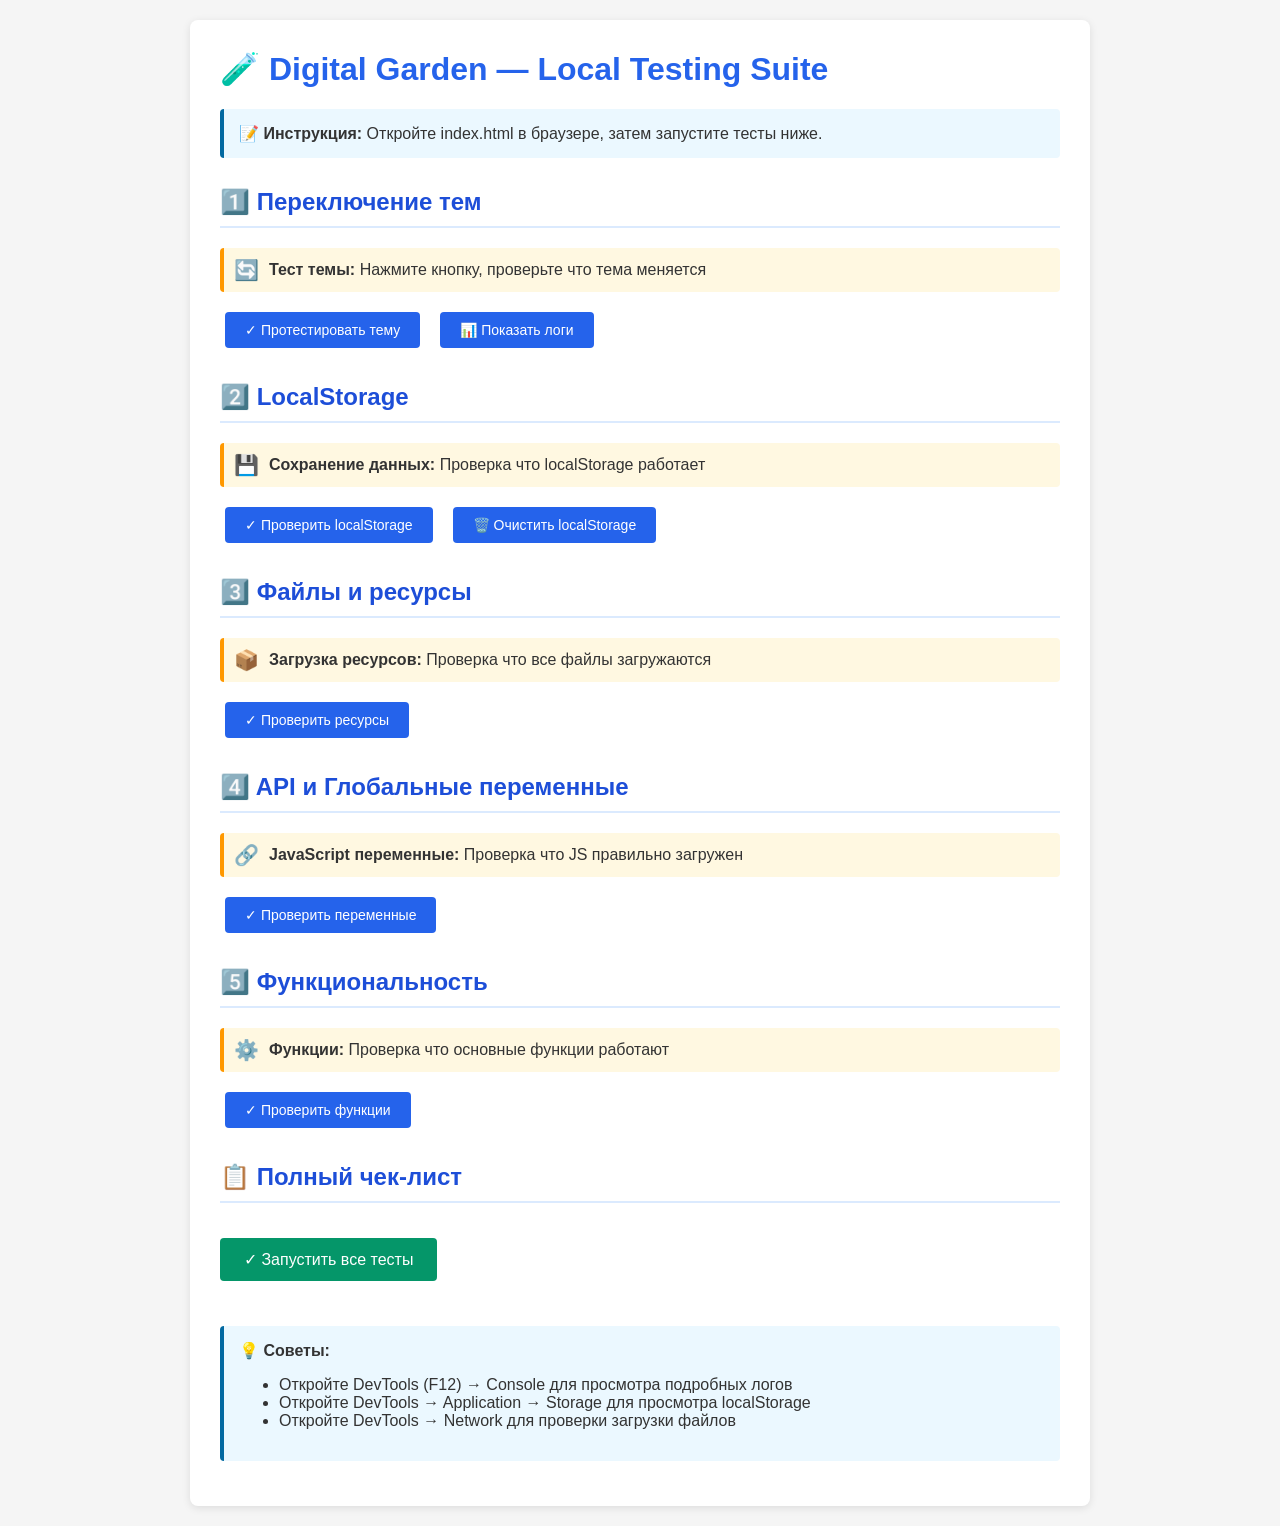
<file: TEST_LOCALLY.html>
<!DOCTYPE html>
<html lang="ru">
<head>
  <meta charset="UTF-8">
  <meta name="viewport" content="width=device-width, initial-scale=1.0">
  <title>🧪 Digital Garden — Local Testing</title>
  <style>
    body {
      font-family: 'Segoe UI', Tahoma, Geneva, Verdana, sans-serif;
      background: #f5f5f5;
      color: #333;
      padding: 20px;
      max-width: 900px;
      margin: 0 auto;
    }
    
    .container {
      background: white;
      border-radius: 8px;
      padding: 30px;
      box-shadow: 0 2px 8px rgba(0,0,0,0.1);
    }
    
    h1 {
      color: #2563EB;
      margin-top: 0;
    }
    
    h2 {
      color: #1D4ED8;
      border-bottom: 2px solid #DBEAFE;
      padding-bottom: 10px;
      margin-top: 30px;
    }
    
    .test-item {
      display: flex;
      align-items: center;
      padding: 10px;
      margin: 8px 0;
      border-radius: 4px;
      background: #f9f9f9;
      border-left: 4px solid #ccc;
    }
    
    .test-item.pass {
      background: #E8F5E9;
      border-left-color: #4CAF50;
    }
    
    .test-item.fail {
      background: #FFEBEE;
      border-left-color: #F44336;
    }
    
    .test-item.pending {
      background: #FFF8E1;
      border-left-color: #FF9800;
    }
    
    .status-icon {
      font-size: 20px;
      margin-right: 10px;
      min-width: 20px;
    }
    
    .test-label {
      flex: 1;
    }
    
    .test-input {
      padding: 8px;
      border: 1px solid #ddd;
      border-radius: 4px;
      font-size: 14px;
    }
    
    button {
      background: #2563EB;
      color: white;
      border: none;
      padding: 10px 20px;
      border-radius: 4px;
      cursor: pointer;
      margin: 5px;
      font-size: 14px;
    }
    
    button:hover {
      background: #1D4ED8;
    }
    
    .button-group {
      display: flex;
      gap: 10px;
      flex-wrap: wrap;
      margin: 15px 0;
    }
    
    .results {
      background: #f0f9ff;
      border: 1px solid #0369A1;
      border-radius: 4px;
      padding: 15px;
      margin-top: 15px;
      font-family: 'Courier New', monospace;
      font-size: 13px;
      max-height: 200px;
      overflow-y: auto;
    }
    
    .info-box {
      background: #EBF8FF;
      border-left: 4px solid #0369A1;
      padding: 15px;
      margin: 15px 0;
      border-radius: 4px;
    }
    
    .success { color: #2e7d32; font-weight: bold; }
    .error { color: #c62828; font-weight: bold; }
    .warning { color: #f57c00; font-weight: bold; }
  </style>
</head>
<body>
  <div class="container">
    <h1>🧪 Digital Garden — Local Testing Suite</h1>
    
    <div class="info-box">
      <strong>📝 Инструкция:</strong> Откройте index.html в браузере, затем запустите тесты ниже.
    </div>

    <h2>1️⃣ Переключение тем</h2>
    <div class="test-item pending">
      <span class="status-icon">🔄</span>
      <span class="test-label">
        <strong>Тест темы:</strong> 
        Нажмите кнопку, проверьте что тема меняется
      </span>
    </div>
    <div class="button-group">
      <button onclick="testTheme()">✓ Протестировать тему</button>
      <button onclick="console.log('Откройте DevTools (F12) → Console для логов'); alert('Откройте DevTools (F12) для просмотра логов!')">📊 Показать логи</button>
    </div>
    <div id="themeResults" class="results" style="display:none;"></div>

    <h2>2️⃣ LocalStorage</h2>
    <div class="test-item pending">
      <span class="status-icon">💾</span>
      <span class="test-label">
        <strong>Сохранение данных:</strong> 
        Проверка что localStorage работает
      </span>
    </div>
    <div class="button-group">
      <button onclick="testLocalStorage()">✓ Проверить localStorage</button>
      <button onclick="clearLocalStorage()">🗑️ Очистить localStorage</button>
    </div>
    <div id="storageResults" class="results" style="display:none;"></div>

    <h2>3️⃣ Файлы и ресурсы</h2>
    <div class="test-item pending">
      <span class="status-icon">📦</span>
      <span class="test-label">
        <strong>Загрузка ресурсов:</strong> 
        Проверка что все файлы загружаются
      </span>
    </div>
    <div class="button-group">
      <button onclick="testResources()">✓ Проверить ресурсы</button>
    </div>
    <div id="resourcesResults" class="results" style="display:none;"></div>

    <h2>4️⃣ API и Глобальные переменные</h2>
    <div class="test-item pending">
      <span class="status-icon">🔗</span>
      <span class="test-label">
        <strong>JavaScript переменные:</strong> 
        Проверка что JS правильно загружен
      </span>
    </div>
    <div class="button-group">
      <button onclick="testJSVariables()">✓ Проверить переменные</button>
    </div>
    <div id="jsResults" class="results" style="display:none;"></div>

    <h2>5️⃣ Функциональность</h2>
    <div class="test-item pending">
      <span class="status-icon">⚙️</span>
      <span class="test-label">
        <strong>Функции:</strong> 
        Проверка что основные функции работают
      </span>
    </div>
    <div class="button-group">
      <button onclick="testFunctionality()">✓ Проверить функции</button>
    </div>
    <div id="functionalityResults" class="results" style="display:none;"></div>

    <h2>📋 Полный чек-лист</h2>
    <button onclick="runAllTests()" style="background:#059669; margin: 15px 0; padding: 12px 24px; font-size: 16px;">
      ✓ Запустить все тесты
    </button>
    <div id="allResults" class="results" style="display:none;"></div>

    <div class="info-box" style="margin-top: 30px;">
      <strong>💡 Советы:</strong>
      <ul>
        <li>Откройте DevTools (F12) → Console для просмотра подробных логов</li>
        <li>Откройте DevTools → Application → Storage для просмотра localStorage</li>
        <li>Откройте DevTools → Network для проверки загрузки файлов</li>
      </ul>
    </div>
  </div>

  <script>
    function log(message) {
      console.log('[TEST]', message);
      return message;
    }

    function testTheme() {
      const results = document.getElementById('themeResults');
      results.style.display = 'block';
      const html = document.documentElement;
      const isDark = html.classList.contains('dark');
      const saved = localStorage.getItem('theme');
      
      let output = `[${new Date().toLocaleTimeString()}]\n\n`;
      output += `Текущая тема: ${isDark ? '🌙 DARK' : '☀️ LIGHT'}\n`;
      output += `Сохранённо в localStorage: ${saved || 'не установлено'}\n`;
      output += `Класс на <html>: ${html.className || '(пусто)'}\n`;
      output += `\n✓ Тема системы: ${window.matchMedia('(prefers-color-scheme: dark)').matches ? 'Dark' : 'Light'}`;
      
      results.textContent = output;
      alert('✓ Информация о теме показана в консоли тестов ниже');
    }

    function testLocalStorage() {
      const results = document.getElementById('storageResults');
      results.style.display = 'block';
      let output = `[${new Date().toLocaleTimeString()}]\n\n`;
      
      try {
        localStorage.setItem('test', 'works');
        const test = localStorage.getItem('test');
        localStorage.removeItem('test');
        
        output += `✓ localStorage работает\n\n`;
        output += `Сохранённые данные:\n`;
        output += `• theme: ${localStorage.getItem('theme') || '(не установлено)'}\n`;
        output += `• language: ${localStorage.getItem('language') || '(не установлено)'}\n`;
      } catch (e) {
        output += `✗ ОШИБКА: ${e.message}\n`;
      }
      
      results.textContent = output;
    }

    function testResources() {
      const results = document.getElementById('resourcesResults');
      results.style.display = 'block';
      let output = `[${new Date().toLocaleTimeString()}]\n\n`;
      
      const resources = [
        { name: 'CSS: theme.css', check: () => document.querySelector('link[href="css/theme.css"]') },
        { name: 'CSS: styles.css', check: () => document.querySelector('link[href="css/styles.css"]') },
        { name: 'JS: i18n.js', check: () => typeof window.translations !== 'undefined' },
        { name: 'JS: main.js', check: () => typeof initTheme === 'function' },
        { name: 'Images: fonart.jpg', check: () => true }
      ];
      
      resources.forEach(r => {
        const ok = r.check();
        output += `${ok ? '✓' : '✗'} ${r.name}\n`;
      });
      
      results.textContent = output;
    }

    function testJSVariables() {
      const results = document.getElementById('jsResults');
      results.style.display = 'block';
      let output = `[${new Date().toLocaleTimeString()}]\n\n`;
      
      output += `Глобальные переменные:\n`;
      output += `• window.allArticles: ${typeof window.allArticles}\n`;
      output += `• window.filteredArticles: ${typeof window.filteredArticles}\n`;
      output += `• window.translations: ${typeof window.translations}\n`;
      output += `\nФункции:\n`;
      output += `• initTheme: ${typeof initTheme === 'function' ? '✓' : '✗'}\n`;
      output += `• initSearch: ${typeof initSearch === 'function' ? '✓' : '✗'}\n`;
      output += `• initFilters: ${typeof initFilters === 'function' ? '✓' : '✗'}\n`;
      output += `• applyFilters: ${typeof applyFilters === 'function' ? '✓' : '✗'}\n`;
      output += `• renderArticles: ${typeof renderArticles === 'function' ? '✓' : '✗'}\n`;
      
      results.textContent = output;
    }

    function testFunctionality() {
      const results = document.getElementById('functionalityResults');
      results.style.display = 'block';
      let output = `[${new Date().toLocaleTimeString()}]\n\n`;
      
      // Test theme toggle
      const html = document.documentElement;
      const themeBtn = document.getElementById('themeToggle');
      const isDarkBefore = html.classList.contains('dark');
      themeBtn?.click?.();
      const isDarkAfter = html.classList.contains('dark');
      output += `🎨 Переключение темы: ${isDarkBefore !== isDarkAfter ? '✓' : '✗'}\n`;
      
      // Test search
      const searchInput = document.getElementById('searchInput');
      output += `🔍 Поиск: ${searchInput ? '✓' : '✗'}\n`;
      
      // Test filters
      const filterContainer = document.getElementById('filterContainer');
      output += `🏷️ Фильтры: ${filterContainer?.children?.length > 0 ? '✓' : '✗'}\n`;
      
      // Test articles grid
      const grid = document.getElementById('articlesGrid');
      output += `📄 Сетка статей: ${grid?.children?.length > 0 ? '✓' : '✗'}\n`;
      
      // Test language toggle
      const langBtn = document.getElementById('languageToggle');
      output += `🌐 Переключение языка: ${langBtn ? '✓' : '✗'}\n`;
      
      results.textContent = output;
    }

    function clearLocalStorage() {
      localStorage.clear();
      alert('✓ localStorage очищен. Обновите страницу.');
    }

    function runAllTests() {
      const results = document.getElementById('allResults');
      results.style.display = 'block';
      let output = `[ПОЛНЫЙ ТЕСТ] ${new Date().toLocaleTimeString()}\n\n`;
      
      // Theme
      const html = document.documentElement;
      output += `✓ Тема: ${html.classList.contains('dark') ? 'dark' : 'light'}\n`;
      
      // LocalStorage
      try {
        localStorage.setItem('test', '1');
        localStorage.removeItem('test');
        output += `✓ LocalStorage работает\n`;
      } catch (e) {
        output += `✗ LocalStorage: ${e.message}\n`;
      }
      
      // Elements
      const checks = [
        { name: 'Theme toggle', el: 'themeToggle' },
        { name: 'Language toggle', el: 'languageToggle' },
        { name: 'Search input', el: 'searchInput' },
        { name: 'Articles grid', el: 'articlesGrid' },
        { name: 'Filter container', el: 'filterContainer' }
      ];
      
      output += `\n📦 Элементы страницы:\n`;
      checks.forEach(c => {
        const exists = !!document.getElementById(c.el);
        output += `${exists ? '✓' : '✗'} ${c.name}\n`;
      });
      
      // Functions
      output += `\n⚙️ Функции JS:\n`;
      const funcs = ['initTheme', 'initSearch', 'initFilters', 'applyFilters', 'renderArticles'];
      funcs.forEach(f => {
        output += `${typeof window[f] === 'function' ? '✓' : '✗'} ${f}\n`;
      });
      
      output += `\n\n✅ Тест завершён. Если все ✓, сайт готов к развёртыванию!`;
      
      results.textContent = output;
    }
  </script>
</body>
</html>
</file>
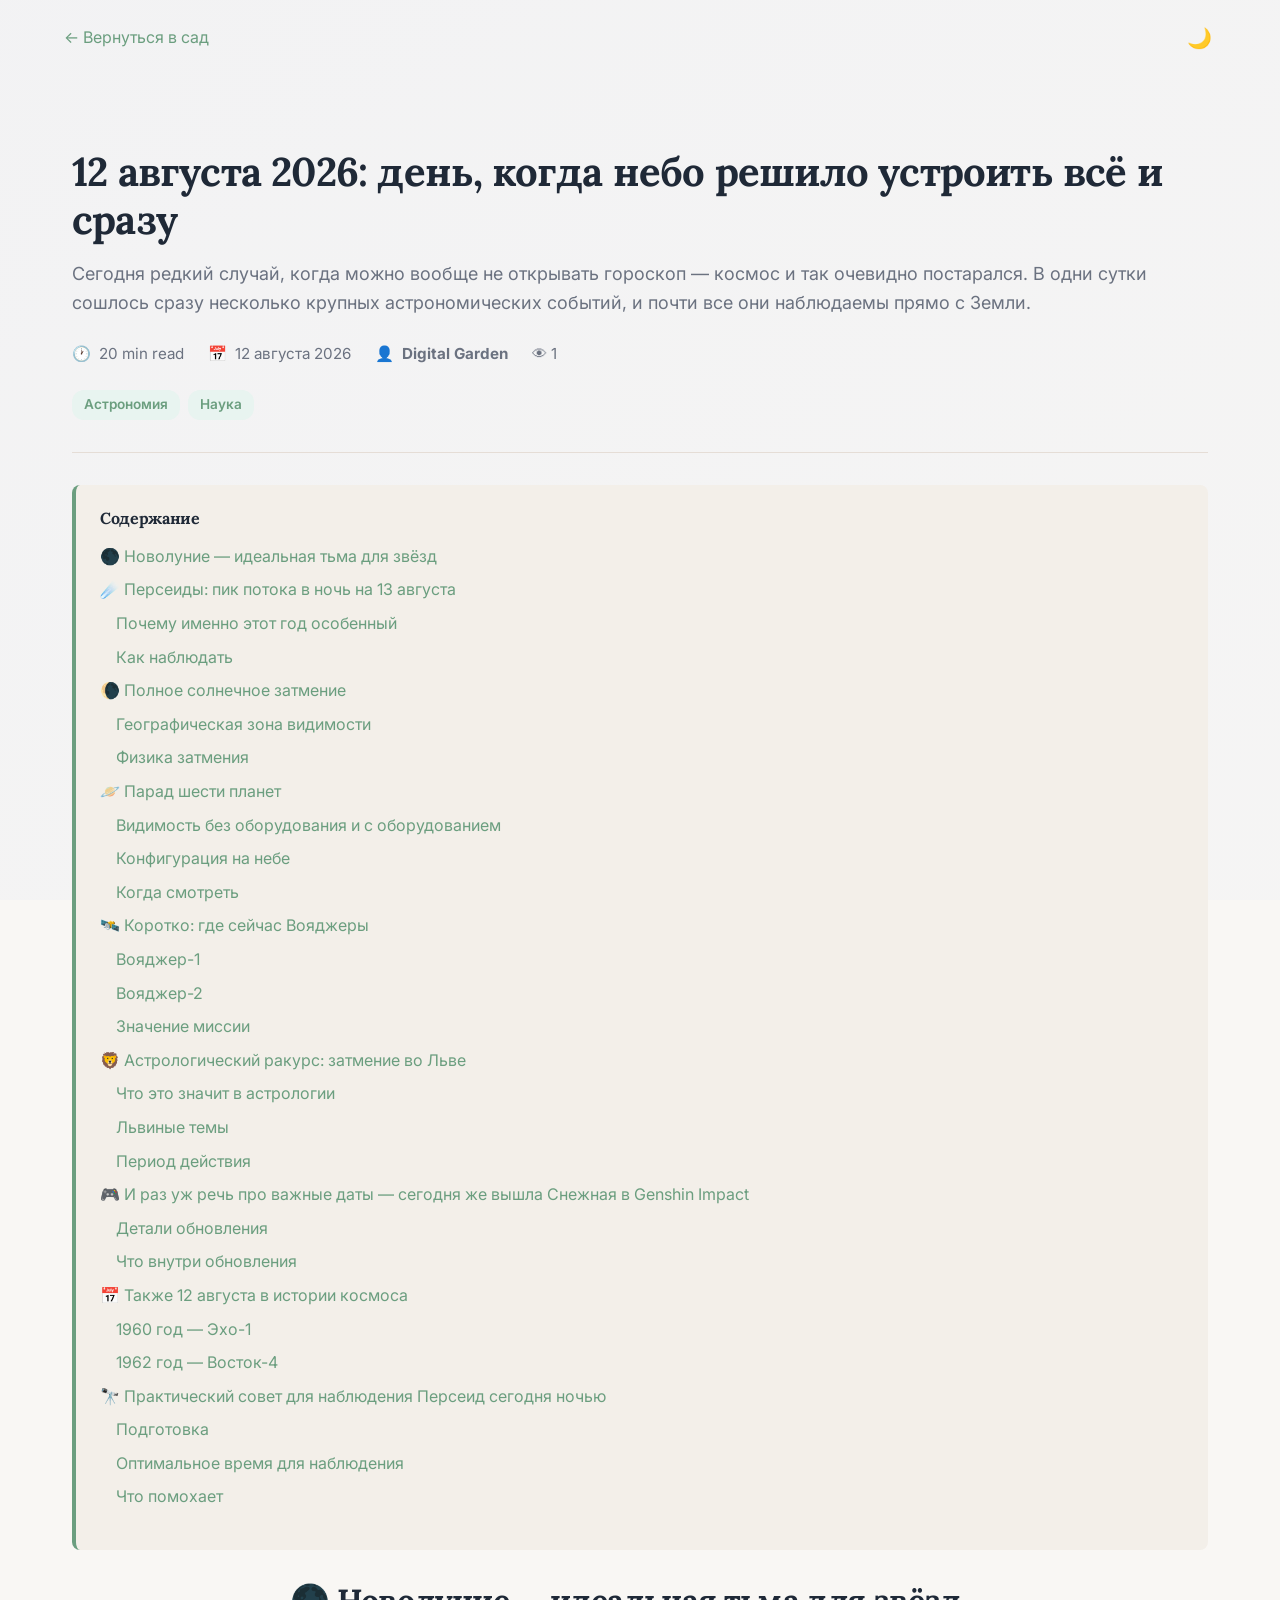
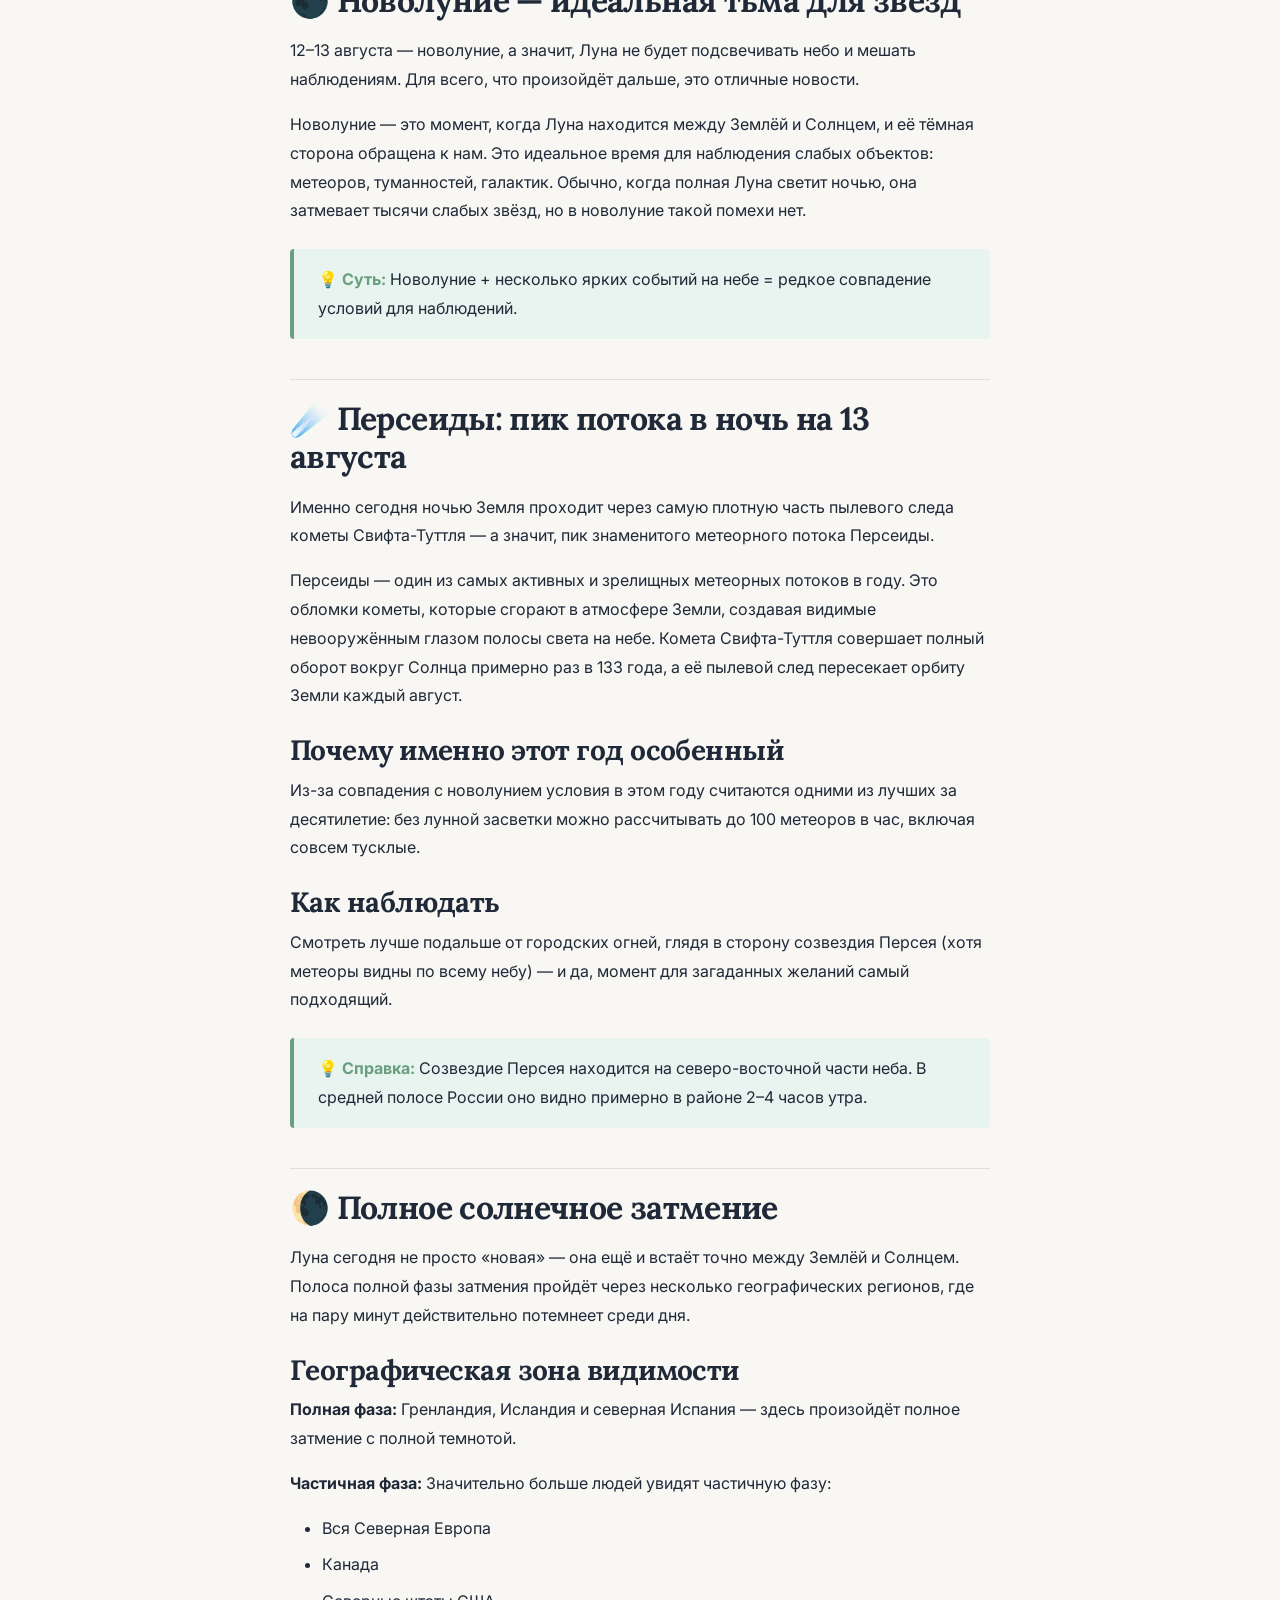
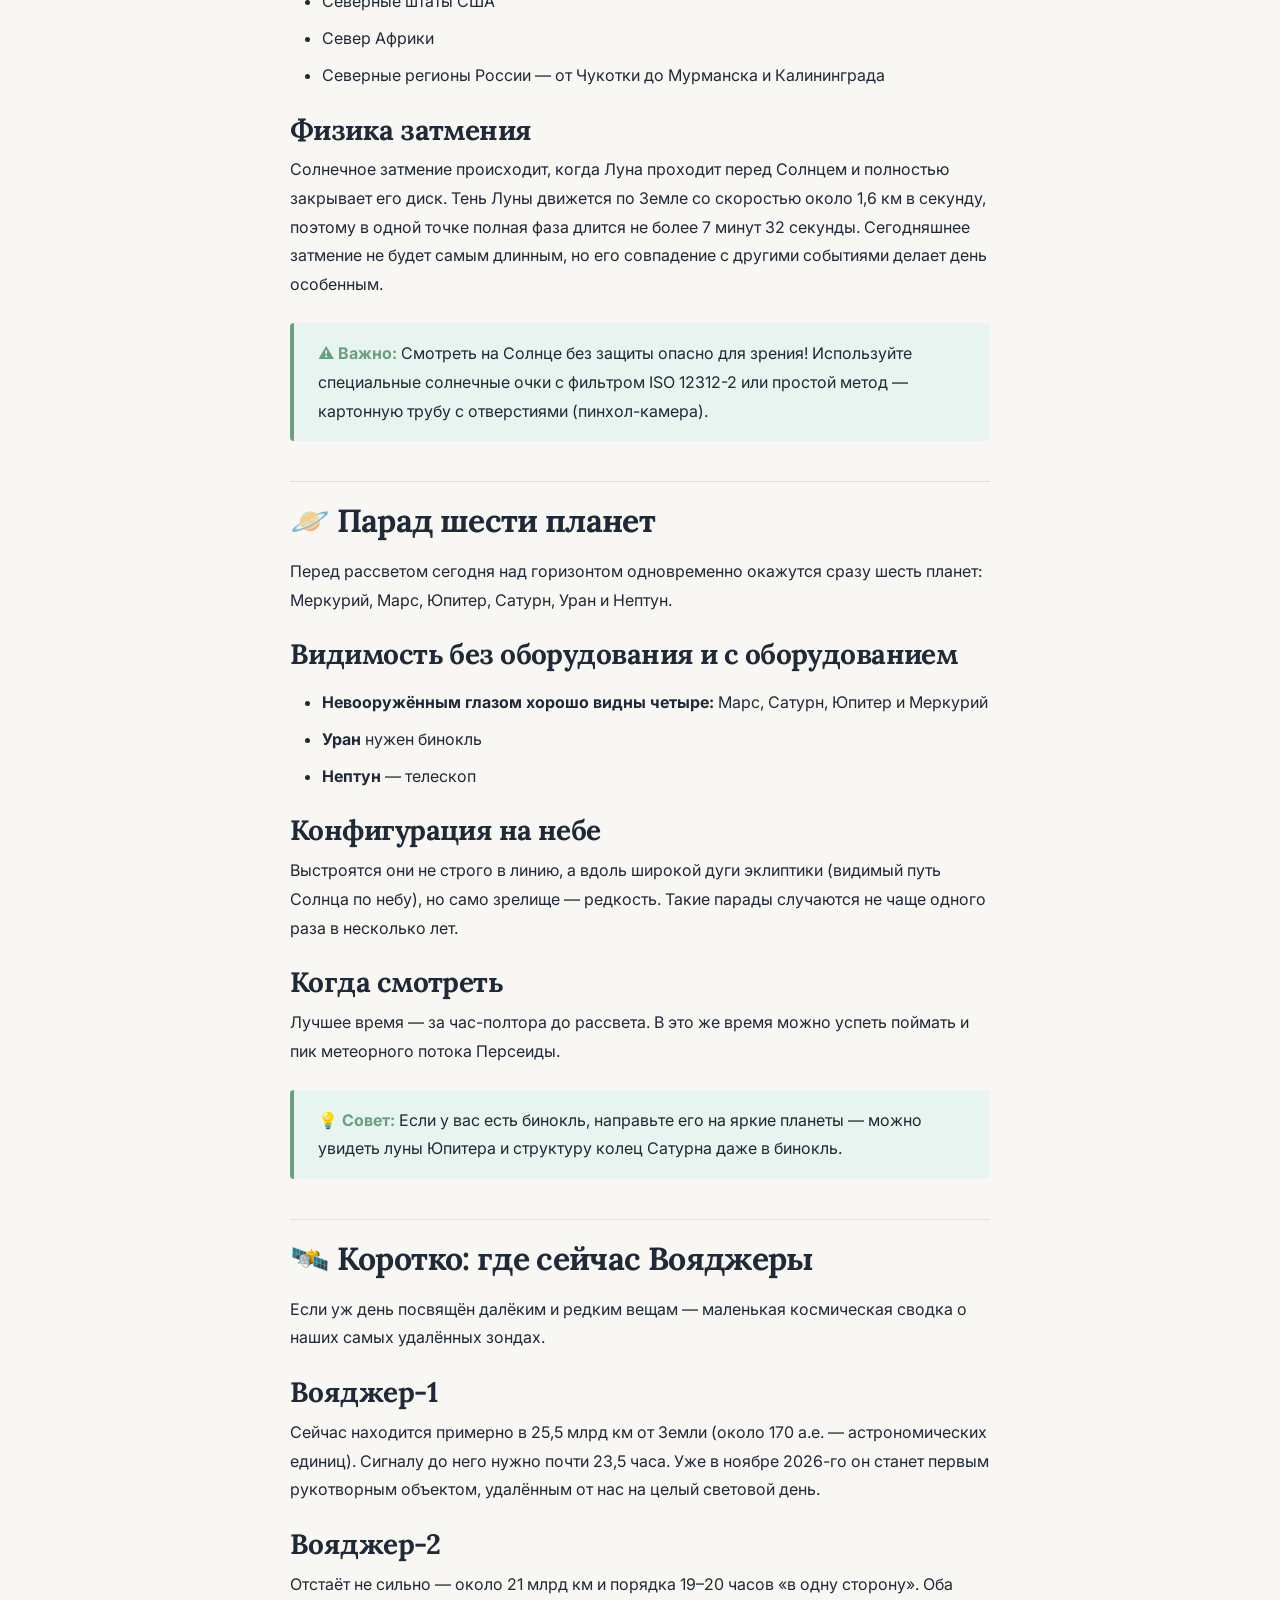
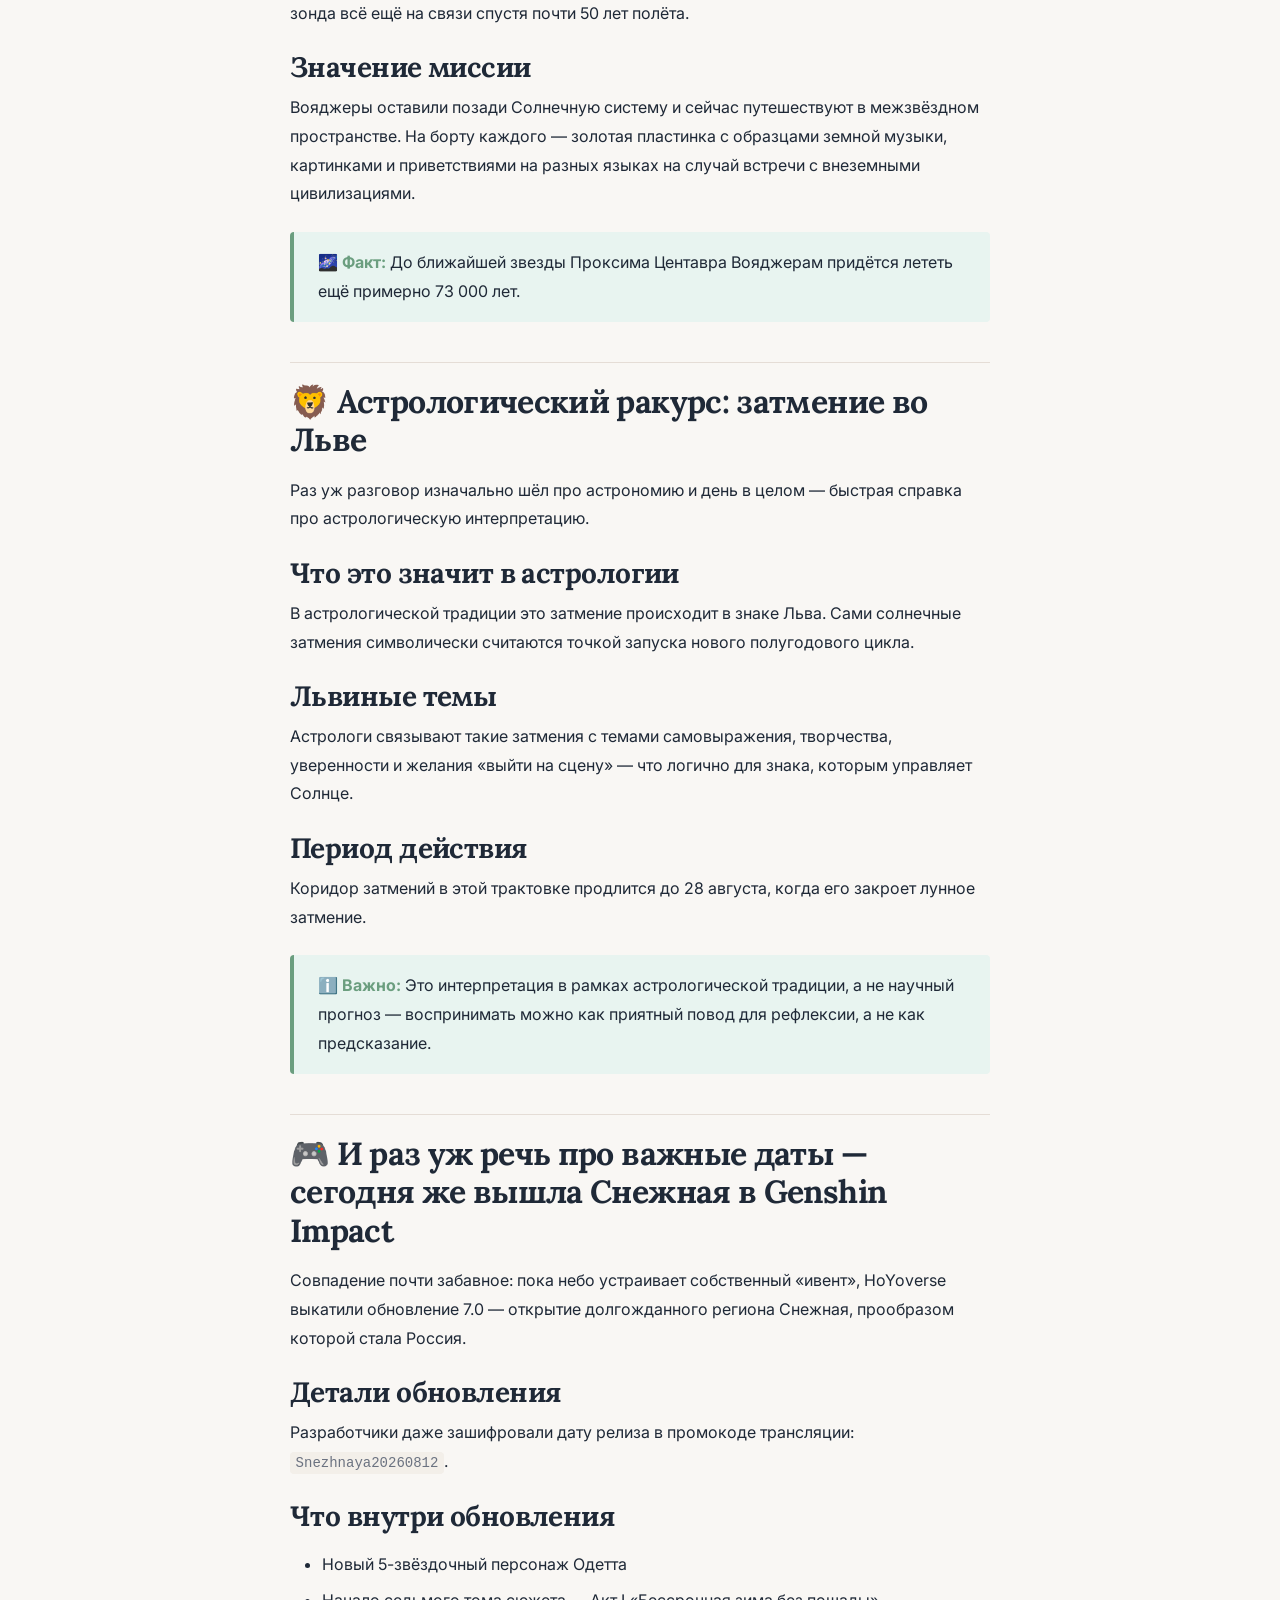
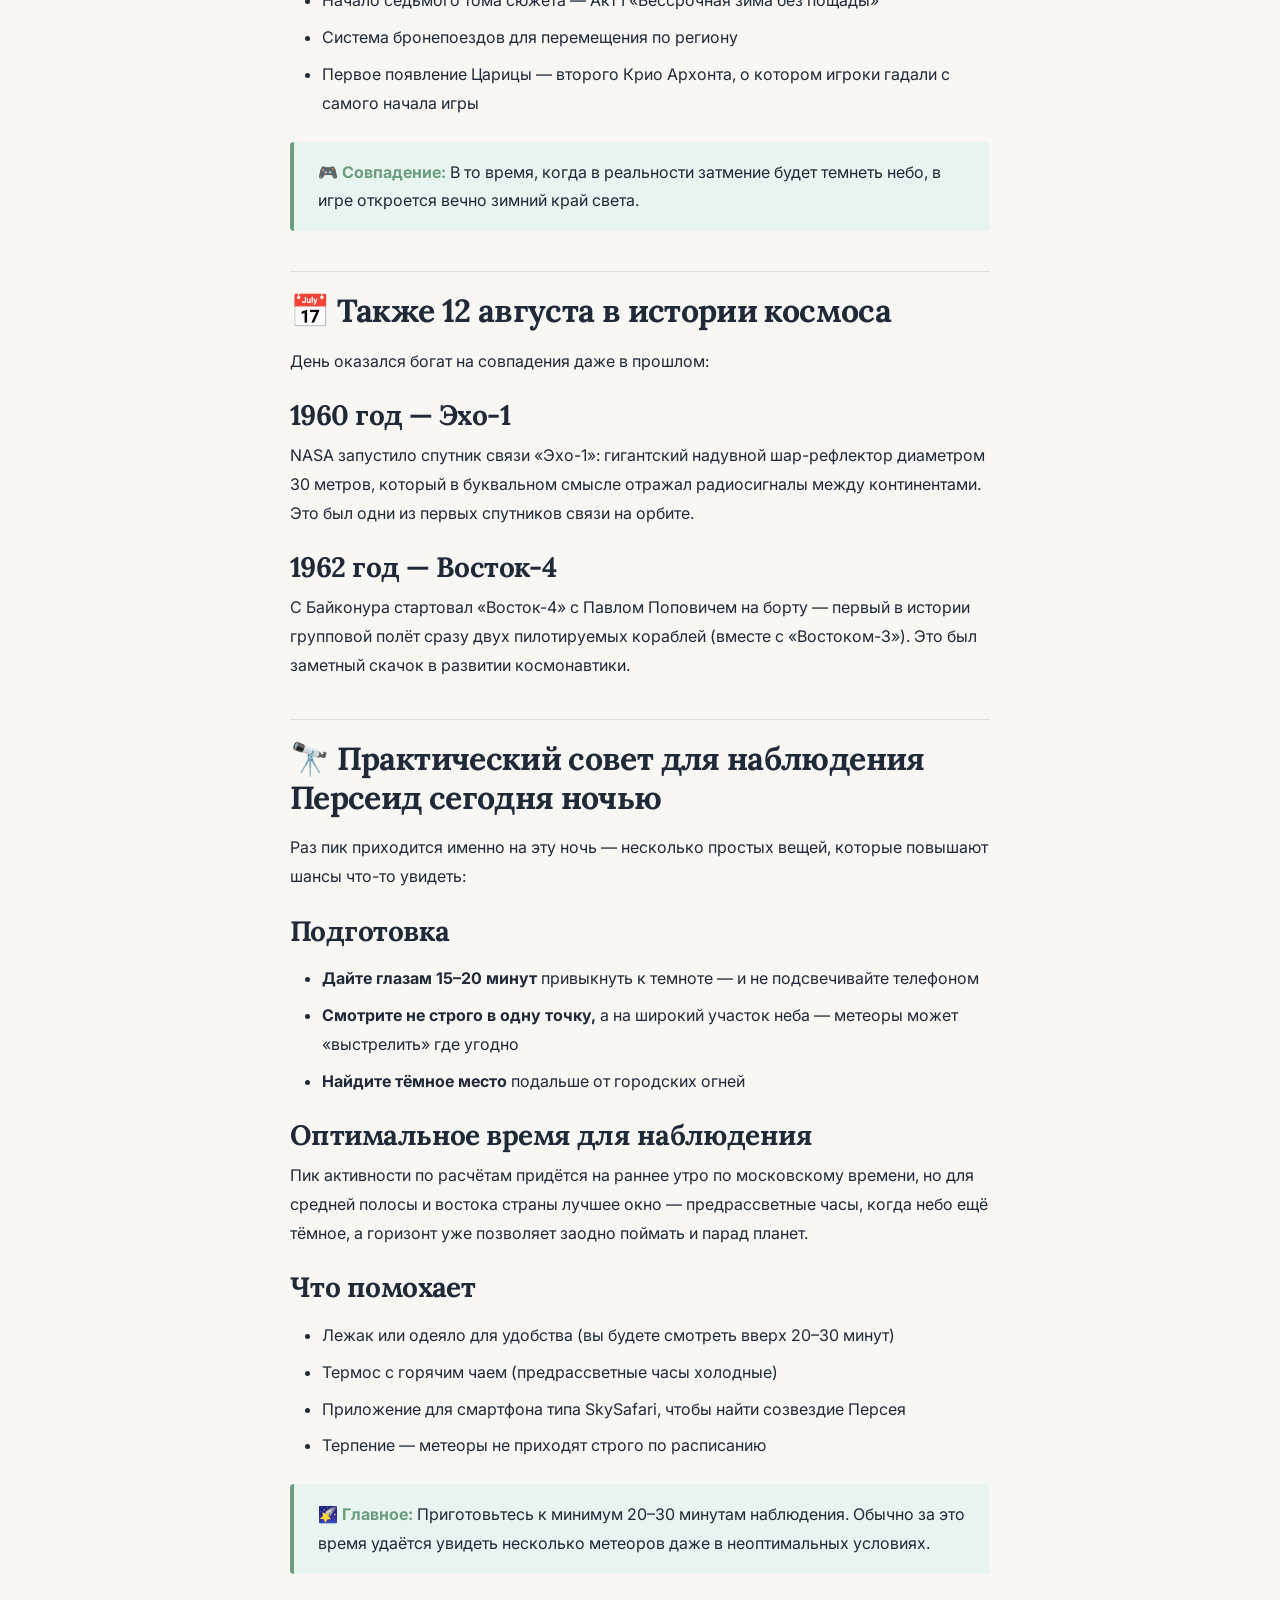
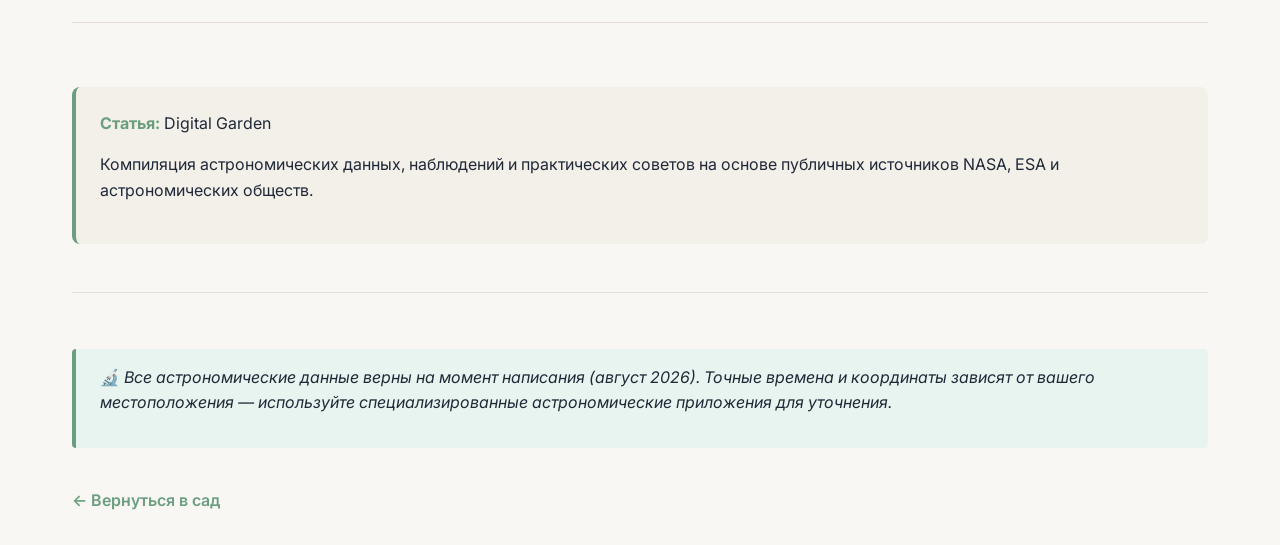
<file: articles/august-12-cosmic-day.html>
<!--
FRONTMATTER:
title: "12 августа 2026: день, когда небо решило устроить всё и сразу"
description: "Полное солнечное затмение, пик метеорного потока Персеиды, парад шести планет и новолуние в одни сутки. Редкое совпадение астрономических событий и их наблюдение."
date: "2026-08-12"
updated: ""
categories: ["Астрономия", "Наука"]
tags: ["затмение", "метеоры", "персеиды", "планеты", "астрономия", "космос", "новолуние"]
status: "Published"
hero_image: ""
show_toc: true
author: "Digital Garden"
author_link: ""
-->

<!DOCTYPE html>
<html lang="ru">
<head>
  <meta charset="UTF-8">
  <meta name="viewport" content="width=device-width, initial-scale=1.0">
  <meta name="description" content="12 августа 2026: полное солнечное затмение, пик Персеид, парад планет и новолуние. Редкое совпадение астрономических событий.">
  <meta property="og:title" content="12 августа 2026: день космических событий">
  <meta property="og:description" content="Полное солнечное затмение, пик метеорного потока и парад шести планет в один день.">
  <meta property="og:type" content="article">
  <meta property="og:image" content="https://digitalgardenai.com/images/fonart.jpg">
  
  <title>12 августа 2026: космические события | Digital Garden</title>
  
  <link rel="stylesheet" href="../css/design-tokens.css">
  <link rel="stylesheet" href="../css/theme.css">
  <link rel="stylesheet" href="../css/components.css">
  <link rel="stylesheet" href="../css/styles.css">
  
  <link rel="preconnect" href="https://fonts.googleapis.com">
  <link rel="preconnect" href="https://fonts.gstatic.com" crossorigin>
  <link href="https://fonts.googleapis.com/css2?family=Inter:wght@400;500;600;700&family=Lora:wght@400;700&display=swap" rel="stylesheet">

  <style>
    .article-header { border-bottom: 1px solid var(--border); padding: 1rem 0; margin-bottom: 2rem; }
    .article-nav { display: flex; justify-content: space-between; align-items: center; margin-bottom: 2rem; }
    .btn-back { background: transparent; border: none; color: var(--accent-sage); font-size: 1rem; cursor: pointer; padding: 0.5rem; }
    .btn-back:hover { opacity: 0.8; }
    .article-meta { display: flex; gap: 1.5rem; flex-wrap: wrap; margin: 1.5rem 0; font-size: 0.95rem; color: var(--text-secondary); }
    .article-meta-item { display: flex; align-items: center; gap: 0.5rem; }
    .article-categories { display: flex; gap: 0.5rem; flex-wrap: wrap; margin: 1rem 0; }
    .article-category-tag { display: inline-block; background: var(--accent-light); color: var(--accent-sage); padding: 0.25rem 0.75rem; border-radius: 12px; font-size: 0.85rem; font-weight: 600; }
    .article-content { max-width: 700px; margin: 0 auto; line-height: 1.8; }
    .article-content h2 { margin-top: 2.5rem; margin-bottom: 1rem; padding-top: 1.25rem; border-top: 1px solid var(--border); }
    .article-content h2:first-of-type { border-top: none; padding-top: 0; margin-top: 1rem; }
    .article-content h3 { margin-top: 1.5rem; margin-bottom: 0.5rem; }
    .article-toc { background: var(--bg-secondary); padding: 1.5rem; border-radius: 8px; margin: 2rem 0; border-left: 4px solid var(--accent-sage); }
    .article-toc h3 { margin-top: 0; font-size: 1rem; }
    .article-toc ul { list-style: none; padding-left: 0; }
    .article-toc li { margin: 0.5rem 0; }
    .article-toc a { color: var(--accent-sage); text-decoration: none; }
    .article-toc a:hover { text-decoration: underline; }
    .article-toc ul ul { margin-left: 1.5rem; }
    .article-footer { margin-top: 3rem; padding-top: 2rem; border-top: 1px solid var(--border); }
    .back-to-home { display: inline-block; margin-top: 1rem; color: var(--accent-sage); font-weight: 600; text-decoration: none; }
    .back-to-home:hover { text-decoration: underline; }
    .author-box { background: var(--bg-secondary); border-left: 4px solid var(--accent-sage); padding: 1.5rem; border-radius: 8px; margin: 2rem 0; }
    .author-box strong { color: var(--accent-sage); }
    .author-box a { color: var(--accent-sage); }
    .highlight-box { background: var(--accent-light); border-left: 4px solid var(--accent-sage); padding: 1rem 1.5rem; margin: 1.5rem 0; border-radius: 4px; }
    .highlight-box strong { color: var(--accent-sage); }
    table { width: 100%; border-collapse: collapse; margin: 1.5rem 0; font-size: 0.9rem; }
    thead { background: var(--bg-secondary); border-bottom: 2px solid var(--border); }
    th { padding: 0.85rem; text-align: left; font-weight: 700; }
    td { padding: 0.7rem 0.85rem; border-bottom: 1px solid var(--border); }
  </style>
</head>
<body>
  <nav class="article-nav" style="max-width: 1200px; margin: 1rem auto; padding: 0 1rem;">
    <a href="../index.html" class="btn-back">← Вернуться в сад</a>
    <button id="themeToggle3" class="theme-toggle" aria-label="Toggle theme">🌙</button>
  </nav>

  <main>
    <article class="container" data-article-id="august-12-cosmic-day">
      <div class="article-header">
        <h1>12 августа 2026: день, когда небо решило устроить всё и сразу</h1>
        <p style="font-size: 1.125rem; color: var(--text-secondary); margin: 1rem 0 0 0;">
          Сегодня редкий случай, когда можно вообще не открывать гороскоп — космос и так очевидно постарался. В одни сутки сошлось сразу несколько крупных астрономических событий, и почти все они наблюдаемы прямо с Земли.
        </p>

        <div class="article-meta">
          <div class="article-meta-item"><span>🕐</span><span id="readTime">20 min read</span></div>
          <div class="article-meta-item"><span>📅</span><span id="pubDate">12 августа 2026</span></div>
          <div class="article-meta-item"><span>👤</span><strong>Digital Garden</strong></div>
          <div class="article-meta-item"><span data-view-count>👁 0</span></div>
        </div>

        <div class="article-categories" id="articleCategories">
          <span class="article-category-tag">Астрономия</span>
          <span class="article-category-tag">Наука</span>
        </div>
      </div>

      <div class="article-toc" id="tableOfContents">
        <h3>Содержание</h3>
        <ul id="tocList"></ul>
      </div>

      <div class="article-content" id="articleContent">

        <h2>🌑 Новолуние — идеальная тьма для звёзд</h2>
        <p>12–13 августа — новолуние, а значит, Луна не будет подсвечивать небо и мешать наблюдениям. Для всего, что произойдёт дальше, это отличные новости.</p>

        <p>Новолуние — это момент, когда Луна находится между Землёй и Солнцем, и её тёмная сторона обращена к нам. Это идеальное время для наблюдения слабых объектов: метеоров, туманностей, галактик. Обычно, когда полная Луна светит ночью, она затмевает тысячи слабых звёзд, но в новолуние такой помехи нет.</p>

        <div class="highlight-box">
          <strong>💡 Суть:</strong> Новолуние + несколько ярких событий на небе = редкое совпадение условий для наблюдений.
        </div>

        <h2>☄️ Персеиды: пик потока в ночь на 13 августа</h2>
        <p>Именно сегодня ночью Земля проходит через самую плотную часть пылевого следа кометы Свифта-Туттля — а значит, пик знаменитого метеорного потока Персеиды.</p>

        <p>Персеиды — один из самых активных и зрелищных метеорных потоков в году. Это обломки кометы, которые сгорают в атмосфере Земли, создавая видимые невооружённым глазом полосы света на небе. Комета Свифта-Туттля совершает полный оборот вокруг Солнца примерно раз в 133 года, а её пылевой след пересекает орбиту Земли каждый август.</p>

        <h3>Почему именно этот год особенный</h3>
        <p>Из-за совпадения с новолунием условия в этом году считаются одними из лучших за десятилетие: без лунной засветки можно рассчитывать до 100 метеоров в час, включая совсем тусклые.</p>

        <h3>Как наблюдать</h3>
        <p>Смотреть лучше подальше от городских огней, глядя в сторону созвездия Персея (хотя метеоры видны по всему небу) — и да, момент для загаданных желаний самый подходящий.</p>

        <div class="highlight-box">
          <strong>💡 Справка:</strong> Созвездие Персея находится на северо-восточной части неба. В средней полосе России оно видно примерно в районе 2–4 часов утра.
        </div>

        <h2>🌘 Полное солнечное затмение</h2>
        <p>Луна сегодня не просто «новая» — она ещё и встаёт точно между Землёй и Солнцем. Полоса полной фазы затмения пройдёт через несколько географических регионов, где на пару минут действительно потемнеет среди дня.</p>

        <h3>Географическая зона видимости</h3>

        <p><strong>Полная фаза:</strong> Гренландия, Исландия и северная Испания — здесь произойдёт полное затмение с полной темнотой.</p>

        <p><strong>Частичная фаза:</strong> Значительно больше людей увидят частичную фазу:
        </p>

        <ul>
          <li>Вся Северная Европа</li>
          <li>Канада</li>
          <li>Северные штаты США</li>
          <li>Север Африки</li>
          <li>Северные регионы России — от Чукотки до Мурманска и Калининграда</li>
        </ul>

        <h3>Физика затмения</h3>
        <p>Солнечное затмение происходит, когда Луна проходит перед Солнцем и полностью закрывает его диск. Тень Луны движется по Земле со скоростью около 1,6 км в секунду, поэтому в одной точке полная фаза длится не более 7 минут 32 секунды. Сегодняшнее затмение не будет самым длинным, но его совпадение с другими событиями делает день особенным.</p>

        <div class="highlight-box">
          <strong>⚠️ Важно:</strong> Смотреть на Солнце без защиты опасно для зрения! Используйте специальные солнечные очки с фильтром ISO 12312-2 или простой метод — картонную трубу с отверстиями (пинхол-камера).
        </div>

        <h2>🪐 Парад шести планет</h2>
        <p>Перед рассветом сегодня над горизонтом одновременно окажутся сразу шесть планет: Меркурий, Марс, Юпитер, Сатурн, Уран и Нептун.</p>

        <h3>Видимость без оборудования и с оборудованием</h3>
        <ul>
          <li><strong>Невооружённым глазом хорошо видны четыре:</strong> Марс, Сатурн, Юпитер и Меркурий</li>
          <li><strong>Уран</strong> нужен бинокль</li>
          <li><strong>Нептун</strong> — телескоп</li>
        </ul>

        <h3>Конфигурация на небе</h3>
        <p>Выстроятся они не строго в линию, а вдоль широкой дуги эклиптики (видимый путь Солнца по небу), но само зрелище — редкость. Такие парады случаются не чаще одного раза в несколько лет.</p>

        <h3>Когда смотреть</h3>
        <p>Лучшее время — за час-полтора до рассвета. В это же время можно успеть поймать и пик метеорного потока Персеиды.</p>

        <div class="highlight-box">
          <strong>💡 Совет:</strong> Если у вас есть бинокль, направьте его на яркие планеты — можно увидеть луны Юпитера и структуру колец Сатурна даже в бинокль.
        </div>

        <h2>🛰️ Коротко: где сейчас Вояджеры</h2>
        <p>Если уж день посвящён далёким и редким вещам — маленькая космическая сводка о наших самых удалённых зондах.</p>

        <h3>Вояджер-1</h3>
        <p>Сейчас находится примерно в 25,5 млрд км от Земли (около 170 а.е. — астрономических единиц). Сигналу до него нужно почти 23,5 часа. Уже в ноябре 2026-го он станет первым рукотворным объектом, удалённым от нас на целый световой день.</p>

        <h3>Вояджер-2</h3>
        <p>Отстаёт не сильно — около 21 млрд км и порядка 19–20 часов «в одну сторону». Оба зонда всё ещё на связи спустя почти 50 лет полёта.</p>

        <h3>Значение миссии</h3>
        <p>Вояджеры оставили позади Солнечную систему и сейчас путешествуют в межзвёздном пространстве. На борту каждого — золотая пластинка с образцами земной музыки, картинками и приветствиями на разных языках на случай встречи с внеземными цивилизациями.</p>

        <div class="highlight-box">
          <strong>🌌 Факт:</strong> До ближайшей звезды Проксима Центавра Вояджерам придётся лететь ещё примерно 73 000 лет.
        </div>

        <h2>🦁 Астрологический ракурс: затмение во Льве</h2>
        <p>Раз уж разговор изначально шёл про астрономию и день в целом — быстрая справка про астрологическую интерпретацию.</p>

        <h3>Что это значит в астрологии</h3>
        <p>В астрологической традиции это затмение происходит в знаке Льва. Сами солнечные затмения символически считаются точкой запуска нового полугодового цикла.</p>

        <h3>Львиные темы</h3>
        <p>Астрологи связывают такие затмения с темами самовыражения, творчества, уверенности и желания «выйти на сцену» — что логично для знака, которым управляет Солнце.</p>

        <h3>Период действия</h3>
        <p>Коридор затмений в этой трактовке продлится до 28 августа, когда его закроет лунное затмение.</p>

        <div class="highlight-box">
          <strong>ℹ️ Важно:</strong> Это интерпретация в рамках астрологической традиции, а не научный прогноз — воспринимать можно как приятный повод для рефлексии, а не как предсказание.
        </div>

        <h2>🎮 И раз уж речь про важные даты — сегодня же вышла Снежная в Genshin Impact</h2>
        <p>Совпадение почти забавное: пока небо устраивает собственный «ивент», HoYoverse выкатили обновление 7.0 — открытие долгожданного региона Снежная, прообразом которой стала Россия.</p>

        <h3>Детали обновления</h3>
        <p>Разработчики даже зашифровали дату релиза в промокоде трансляции: <code>Snezhnaya20260812</code>.</p>

        <h3>Что внутри обновления</h3>
        <ul>
          <li>Новый 5-звёздочный персонаж Одетта</li>
          <li>Начало седьмого тома сюжета — Акт I «Бессрочная зима без пощады»</li>
          <li>Система бронепоездов для перемещения по региону</li>
          <li>Первое появление Царицы — второго Крио Архонта, о котором игроки гадали с самого начала игры</li>
        </ul>

        <div class="highlight-box">
          <strong>🎮 Совпадение:</strong> В то время, когда в реальности затмение будет темнеть небо, в игре откроется вечно зимний край света.
        </div>

        <h2>📅 Также 12 августа в истории космоса</h2>
        <p>День оказался богат на совпадения даже в прошлом:</p>

        <h3>1960 год — Эхо-1</h3>
        <p>NASA запустило спутник связи «Эхо-1»: гигантский надувной шар-рефлектор диаметром 30 метров, который в буквальном смысле отражал радиосигналы между континентами. Это был одни из первых спутников связи на орбите.</p>

        <h3>1962 год — Восток-4</h3>
        <p>С Байконура стартовал «Восток-4» с Павлом Поповичем на борту — первый в истории групповой полёт сразу двух пилотируемых кораблей (вместе с «Востоком-3»). Это был заметный скачок в развитии космонавтики.</p>

        <h2>🔭 Практический совет для наблюдения Персеид сегодня ночью</h2>
        <p>Раз пик приходится именно на эту ночь — несколько простых вещей, которые повышают шансы что-то увидеть:</p>

        <h3>Подготовка</h3>
        <ul>
          <li><strong>Дайте глазам 15–20 минут</strong> привыкнуть к темноте — и не подсвечивайте телефоном</li>
          <li><strong>Смотрите не строго в одну точку,</strong> а на широкий участок неба — метеоры может «выстрелить» где угодно</li>
          <li><strong>Найдите тёмное место</strong> подальше от городских огней</li>
        </ul>

        <h3>Оптимальное время для наблюдения</h3>
        <p>Пик активности по расчётам придётся на раннее утро по московскому времени, но для средней полосы и востока страны лучшее окно — предрассветные часы, когда небо ещё тёмное, а горизонт уже позволяет заодно поймать и парад планет.</p>

        <h3>Что помохает</h3>
        <ul>
          <li>Лежак или одеяло для удобства (вы будете смотреть вверх 20–30 минут)</li>
          <li>Термос с горячим чаем (предрассветные часы холодные)</li>
          <li>Приложение для смартфона типа SkySafari, чтобы найти созвездие Персея</li>
          <li>Терпение — метеоры не приходят строго по расписанию</li>
        </ul>

        <div class="highlight-box">
          <strong>🌠 Главное:</strong> Приготовьтесь к минимум 20–30 минутам наблюдения. Обычно за это время удаётся увидеть несколько метеоров даже в неоптимальных условиях.
        </div>

      </div>

      <div class="article-footer">
        <div class="author-box">
          <p><strong>Статья:</strong> Digital Garden</p>
          <p>Компиляция астрономических данных, наблюдений и практических советов на основе публичных источников NASA, ESA и астрономических обществ.</p>
        </div>

        <div id="relatedArticles" class="article-footer">
          <!-- Related articles will be inserted here -->
        </div>

        <div class="highlight-box">
          <p><em>🔬 Все астрономические данные верны на момент написания (август 2026). Точные времена и координаты зависят от вашего местоположения — используйте специализированные астрономические приложения для уточнения.</em></p>
        </div>

        <a href="../index.html" class="back-to-home">← Вернуться в сад</a>
      </div>
    </article>
  </main>

  <!-- Progress Bar -->
  <div id="progressBar" style="position: fixed; top: 0; left: 0; height: 3px; background: var(--accent-sage); width: 0%; z-index: 1000; transition: width 0.1s ease;"></div>

  <!-- Scroll to Top Button -->
  <button id="scrollToTopBtn" class="scroll-to-top" aria-label="Scroll to top" style="position: fixed; bottom: 2rem; right: 2rem; width: 50px; height: 50px; border-radius: 50%; background: var(--accent-sage); color: white; border: none; cursor: pointer; display: none; z-index: 999; font-size: 24px; transition: opacity 0.3s ease; box-shadow: 0 2px 8px rgba(0,0,0,0.15);">↑</button>

  <!-- Theme Toggle Script -->
  <script>
    function initTheme() {
      const stored = localStorage.getItem('theme');
      const prefersDark = window.matchMedia('(prefers-color-scheme: dark)').matches;
      const theme = stored || (prefersDark ? 'dark' : 'light');
      document.documentElement.setAttribute('data-theme', theme);
      updateThemeToggle();
    }

    function updateThemeToggle() {
      const toggle = document.getElementById('themeToggle3');
      if (toggle) {
        const current = document.documentElement.getAttribute('data-theme');
        toggle.textContent = current === 'dark' ? '☀️' : '🌙';
      }
    }

    function toggleTheme() {
      const current = document.documentElement.getAttribute('data-theme');
      const next = current === 'dark' ? 'light' : 'dark';
      document.documentElement.setAttribute('data-theme', next);
      localStorage.setItem('theme', next);
      updateThemeToggle();
    }

    initTheme();
    const toggle = document.getElementById('themeToggle3');
    if (toggle) toggle.addEventListener('click', toggleTheme);

    // Progress Bar
    window.addEventListener('scroll', () => {
      const windowHeight = document.documentElement.scrollHeight - window.innerHeight;
      const scrolled = (window.scrollY / windowHeight) * 100;
      document.getElementById('progressBar').style.width = scrolled + '%';
    });

    // Generate TOC
    function generateTOC() {
      const content = document.getElementById('articleContent');
      const headings = content.querySelectorAll('h2, h3');
      const tocList = document.getElementById('tocList');
      
      headings.forEach((heading, index) => {
        heading.id = heading.id || `heading-${index}`;
        const li = document.createElement('li');
        const a = document.createElement('a');
        a.href = `#${heading.id}`;
        a.textContent = heading.textContent;
        
        if (heading.tagName === 'H3') {
          li.style.marginLeft = '1rem';
        }
        li.appendChild(a);
        tocList.appendChild(li);
      });
    }

    generateTOC();

    // Scroll to Top Button
    const scrollToTopBtn = document.getElementById('scrollToTopBtn');
    
    window.addEventListener('scroll', () => {
      if (window.scrollY > 300) {
        scrollToTopBtn.style.display = 'block';
        scrollToTopBtn.style.opacity = '1';
      } else {
        scrollToTopBtn.style.display = 'none';
        scrollToTopBtn.style.opacity = '0';
      }
    });

    scrollToTopBtn.addEventListener('click', () => {
      window.scrollTo({ top: 0, behavior: 'smooth' });
    });

    // Hover effect
    scrollToTopBtn.addEventListener('mouseover', () => {
      scrollToTopBtn.style.opacity = '0.8';
    });
    scrollToTopBtn.addEventListener('mouseout', () => {
      scrollToTopBtn.style.opacity = '1';
    });
  </script>

  <!-- View Counter -->
  <script src="../js/views.js" defer></script>
</body>
</html>
</file>
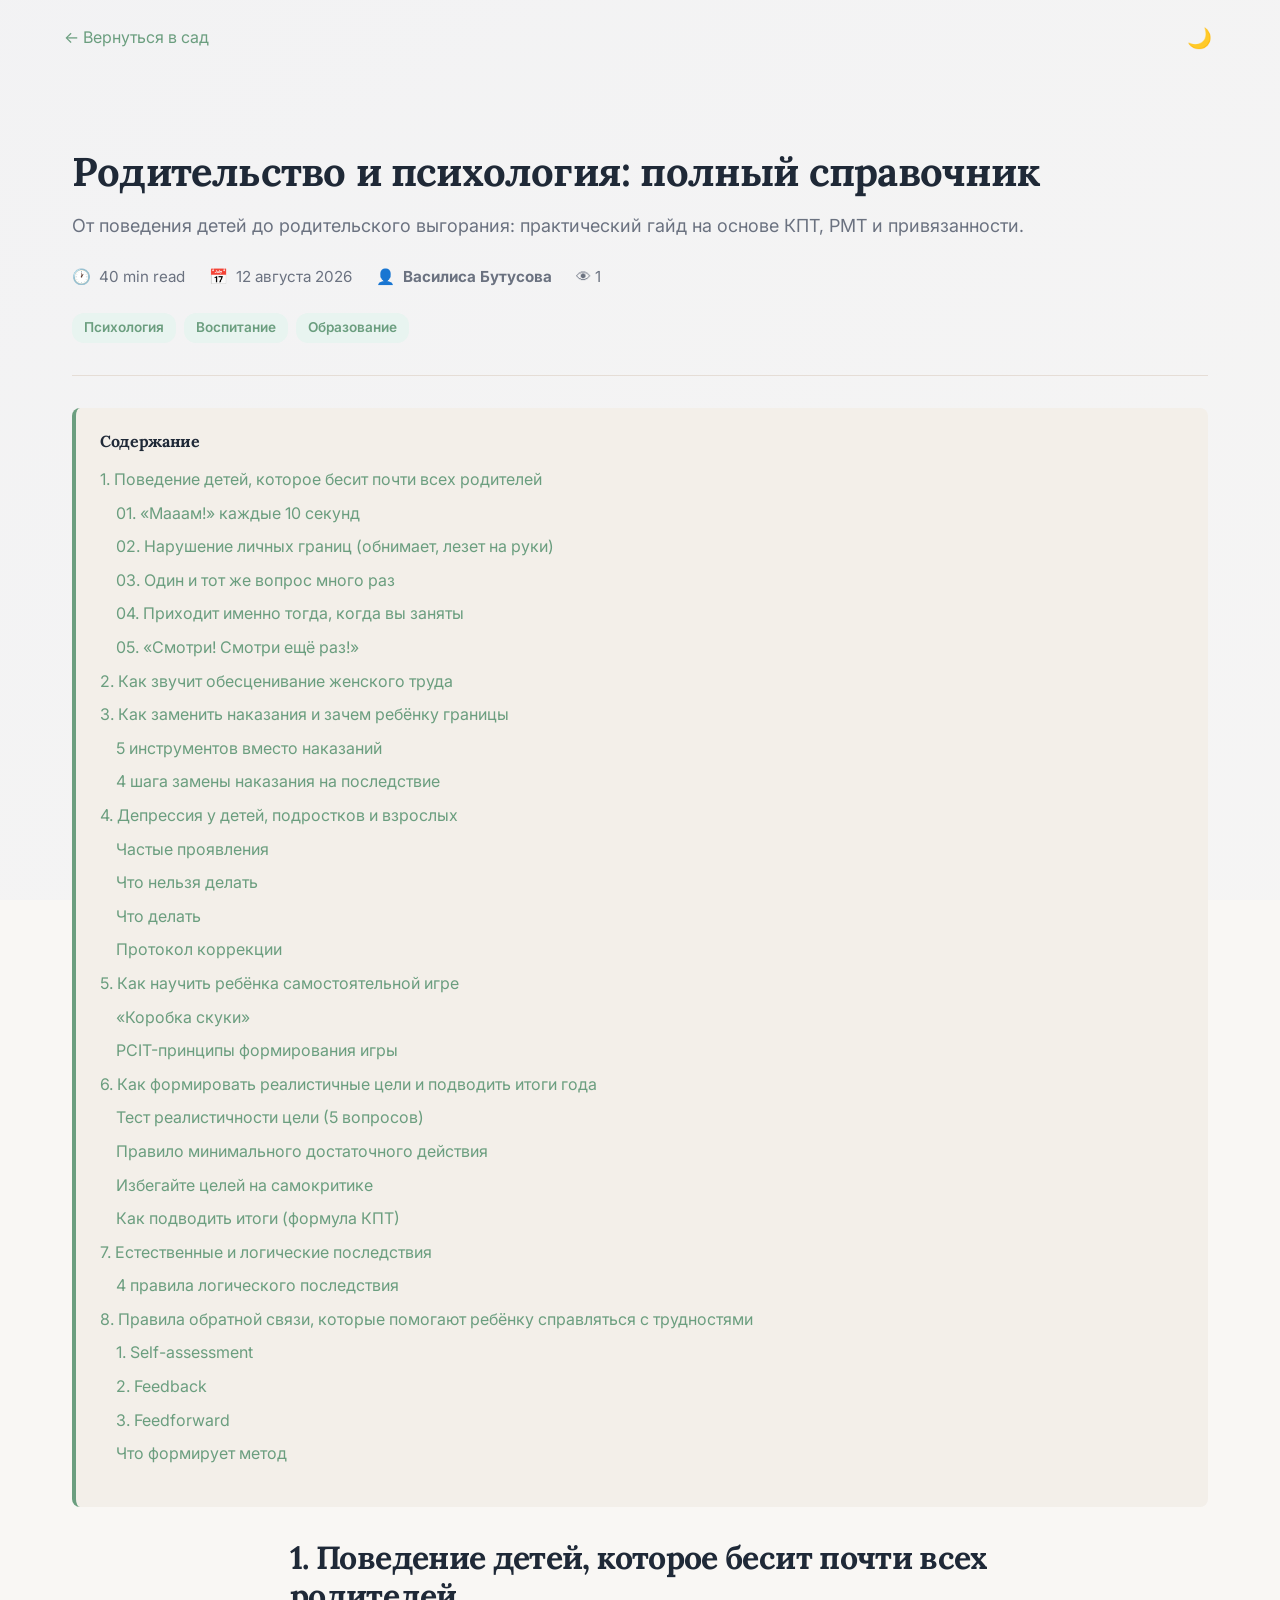
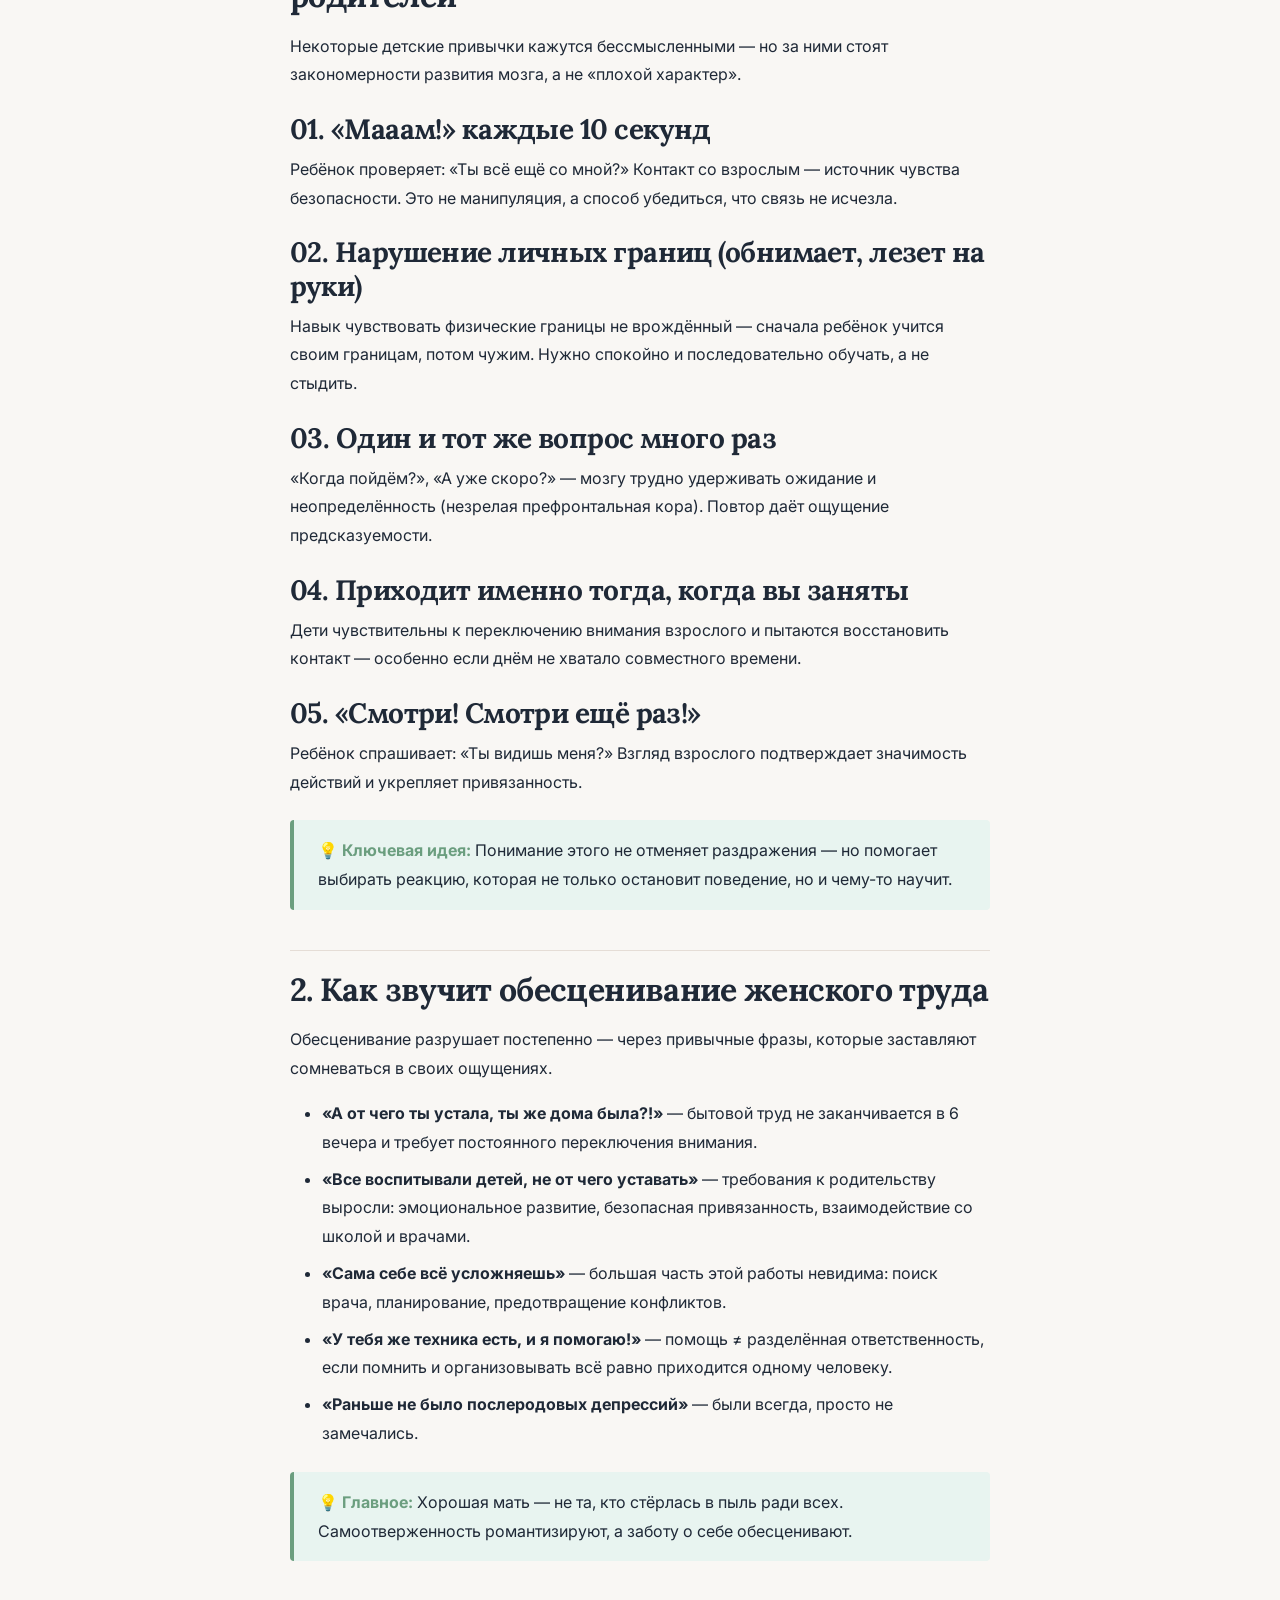
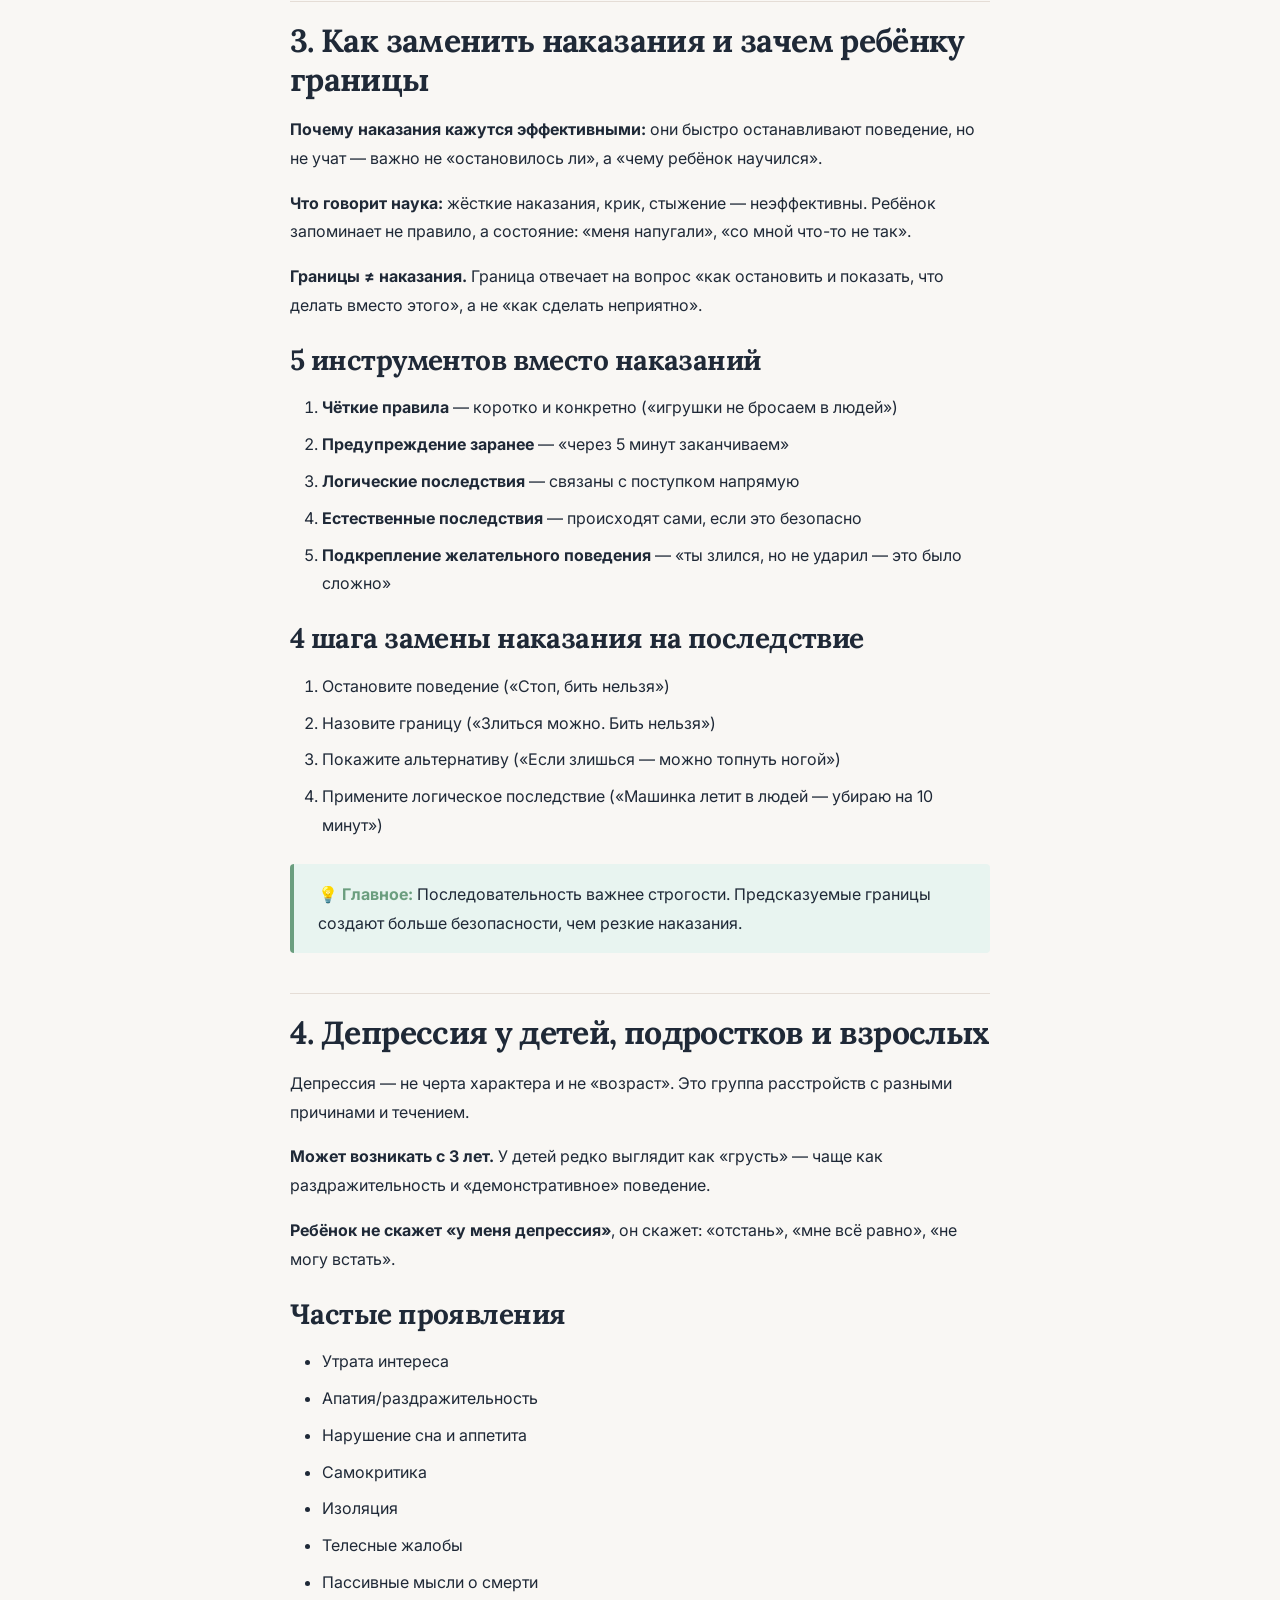
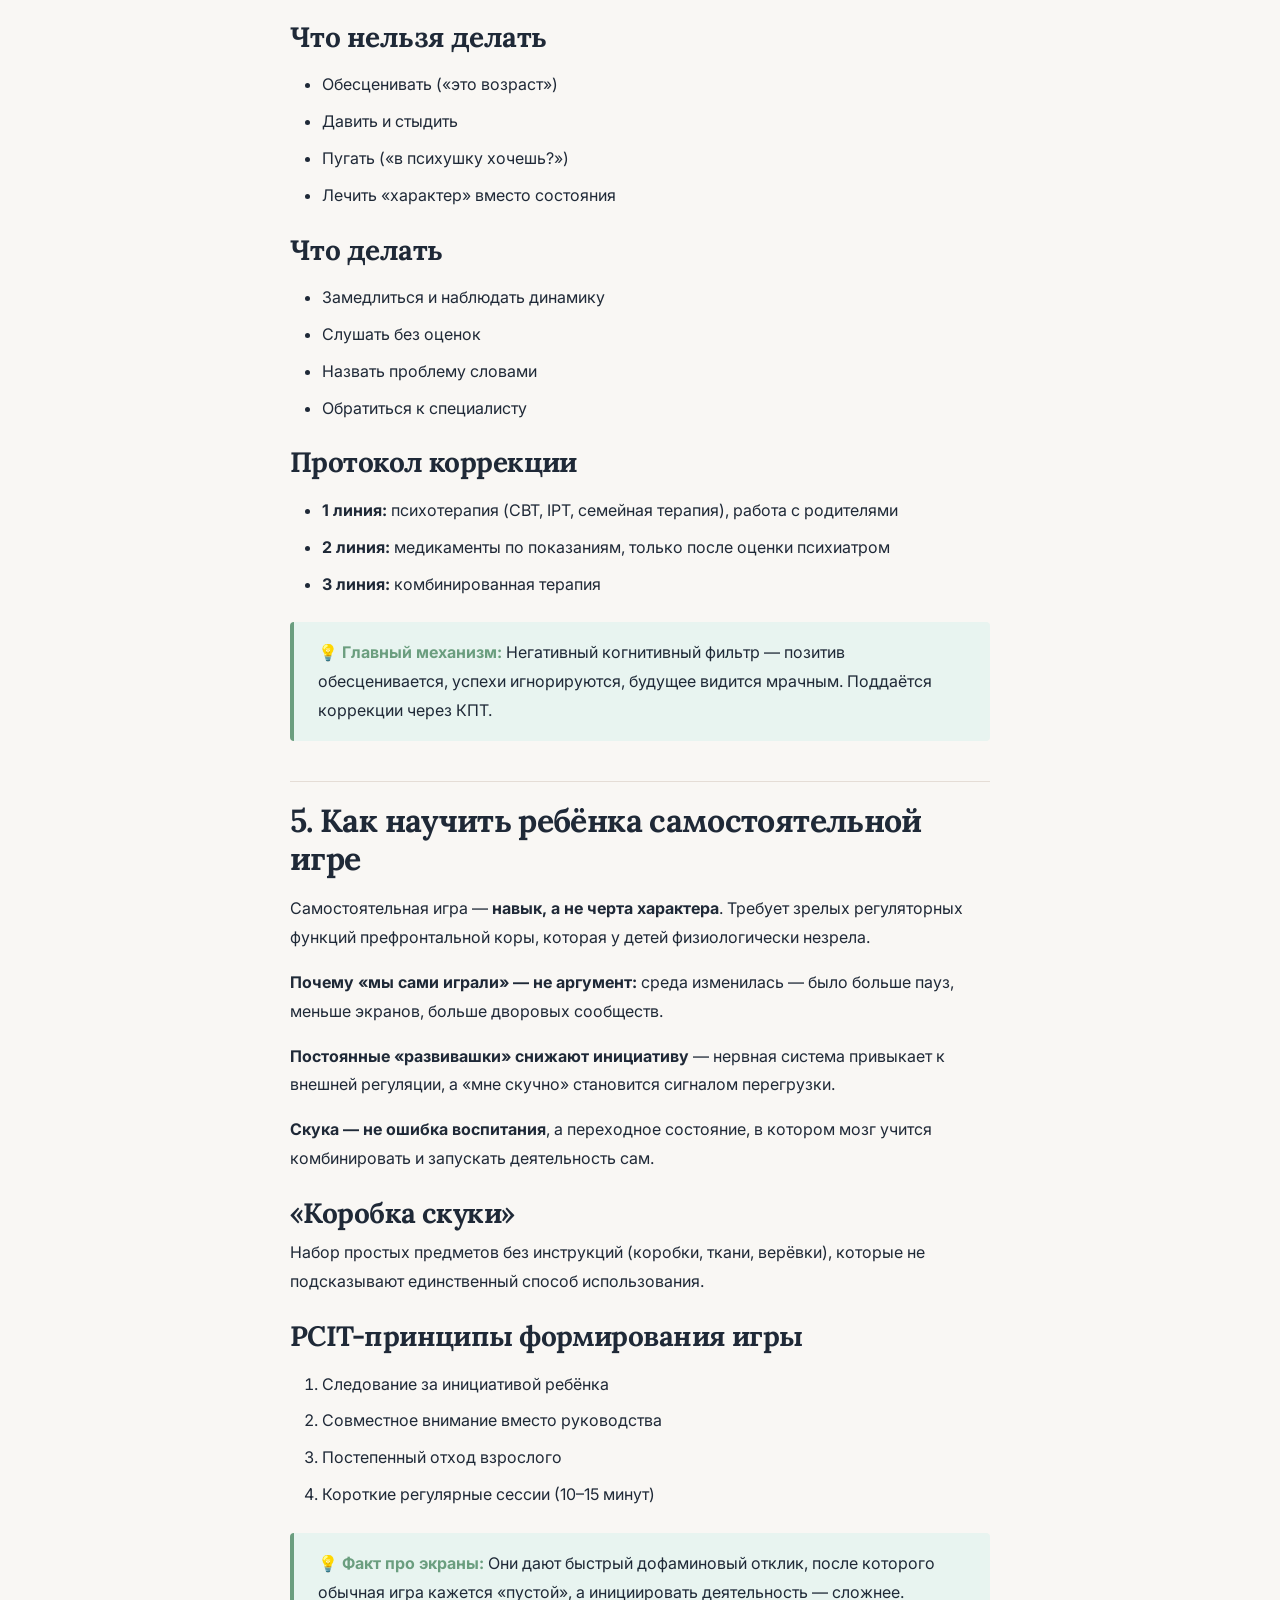
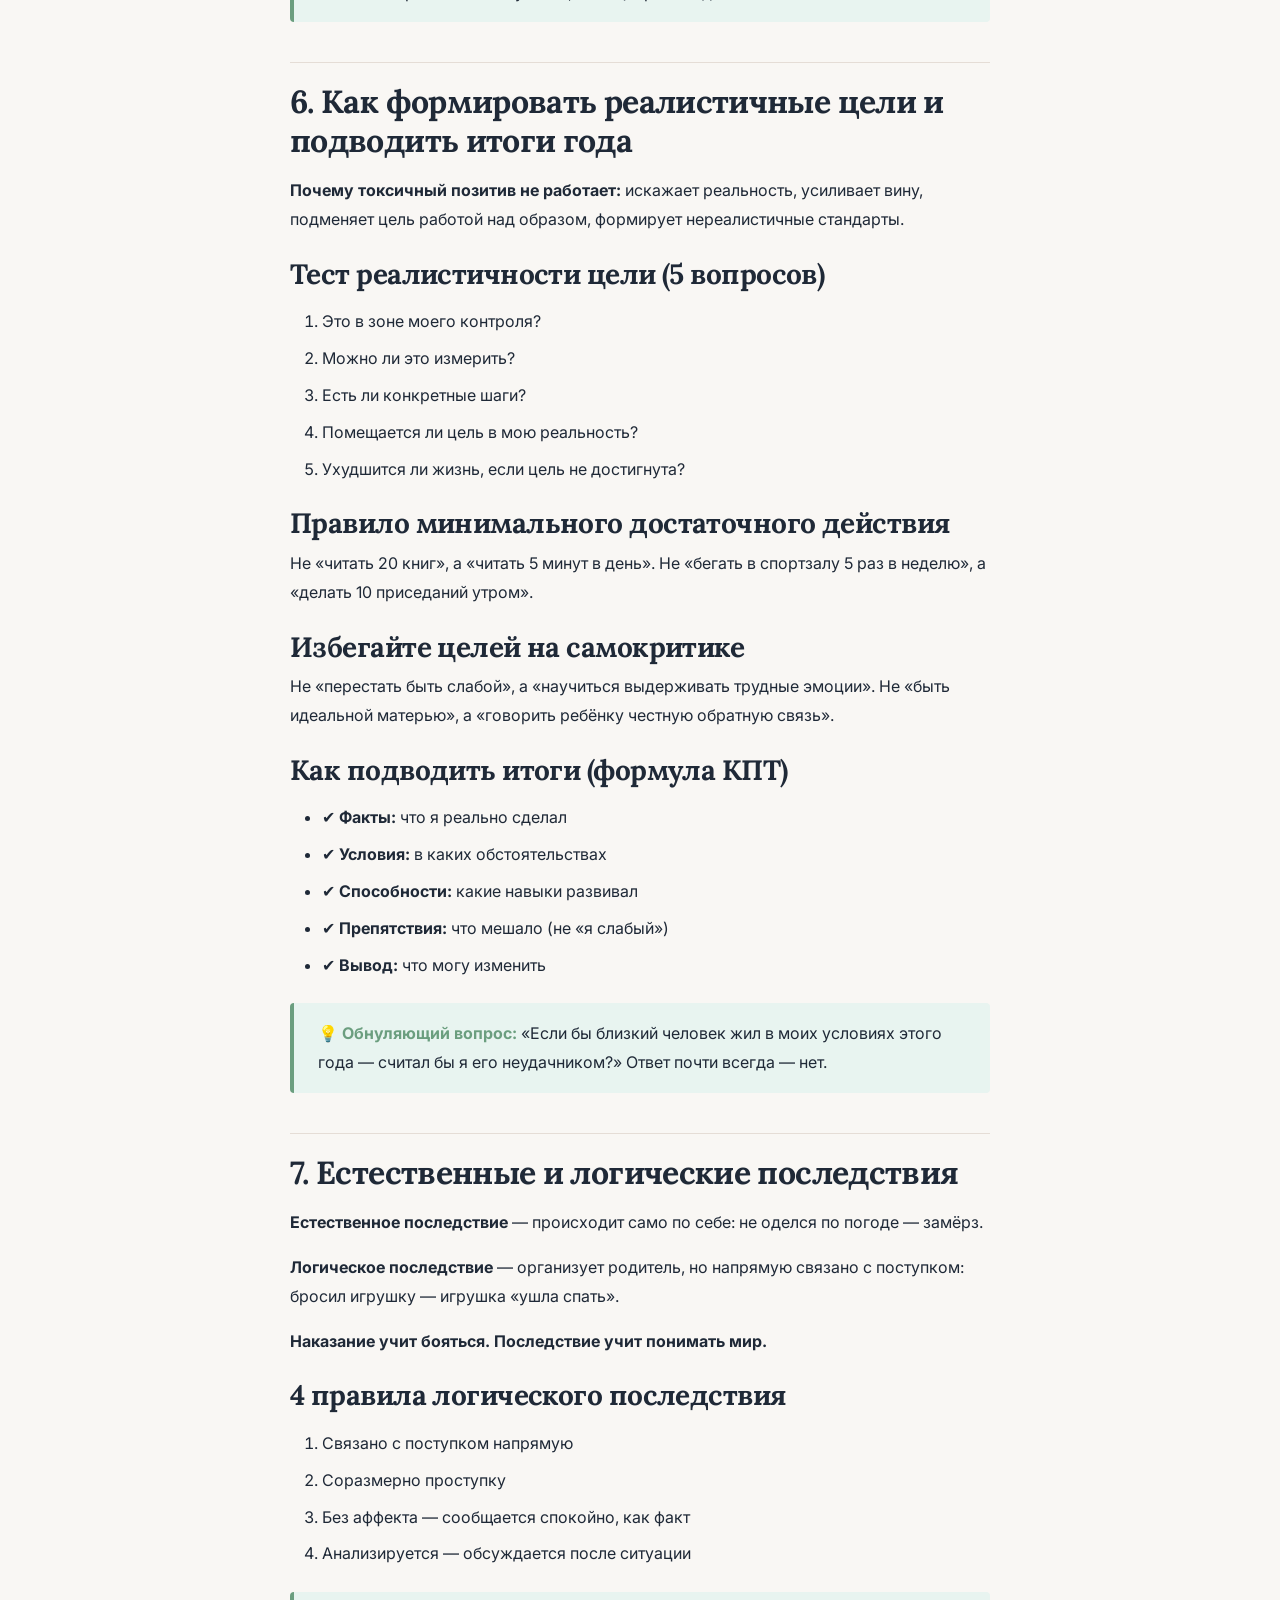
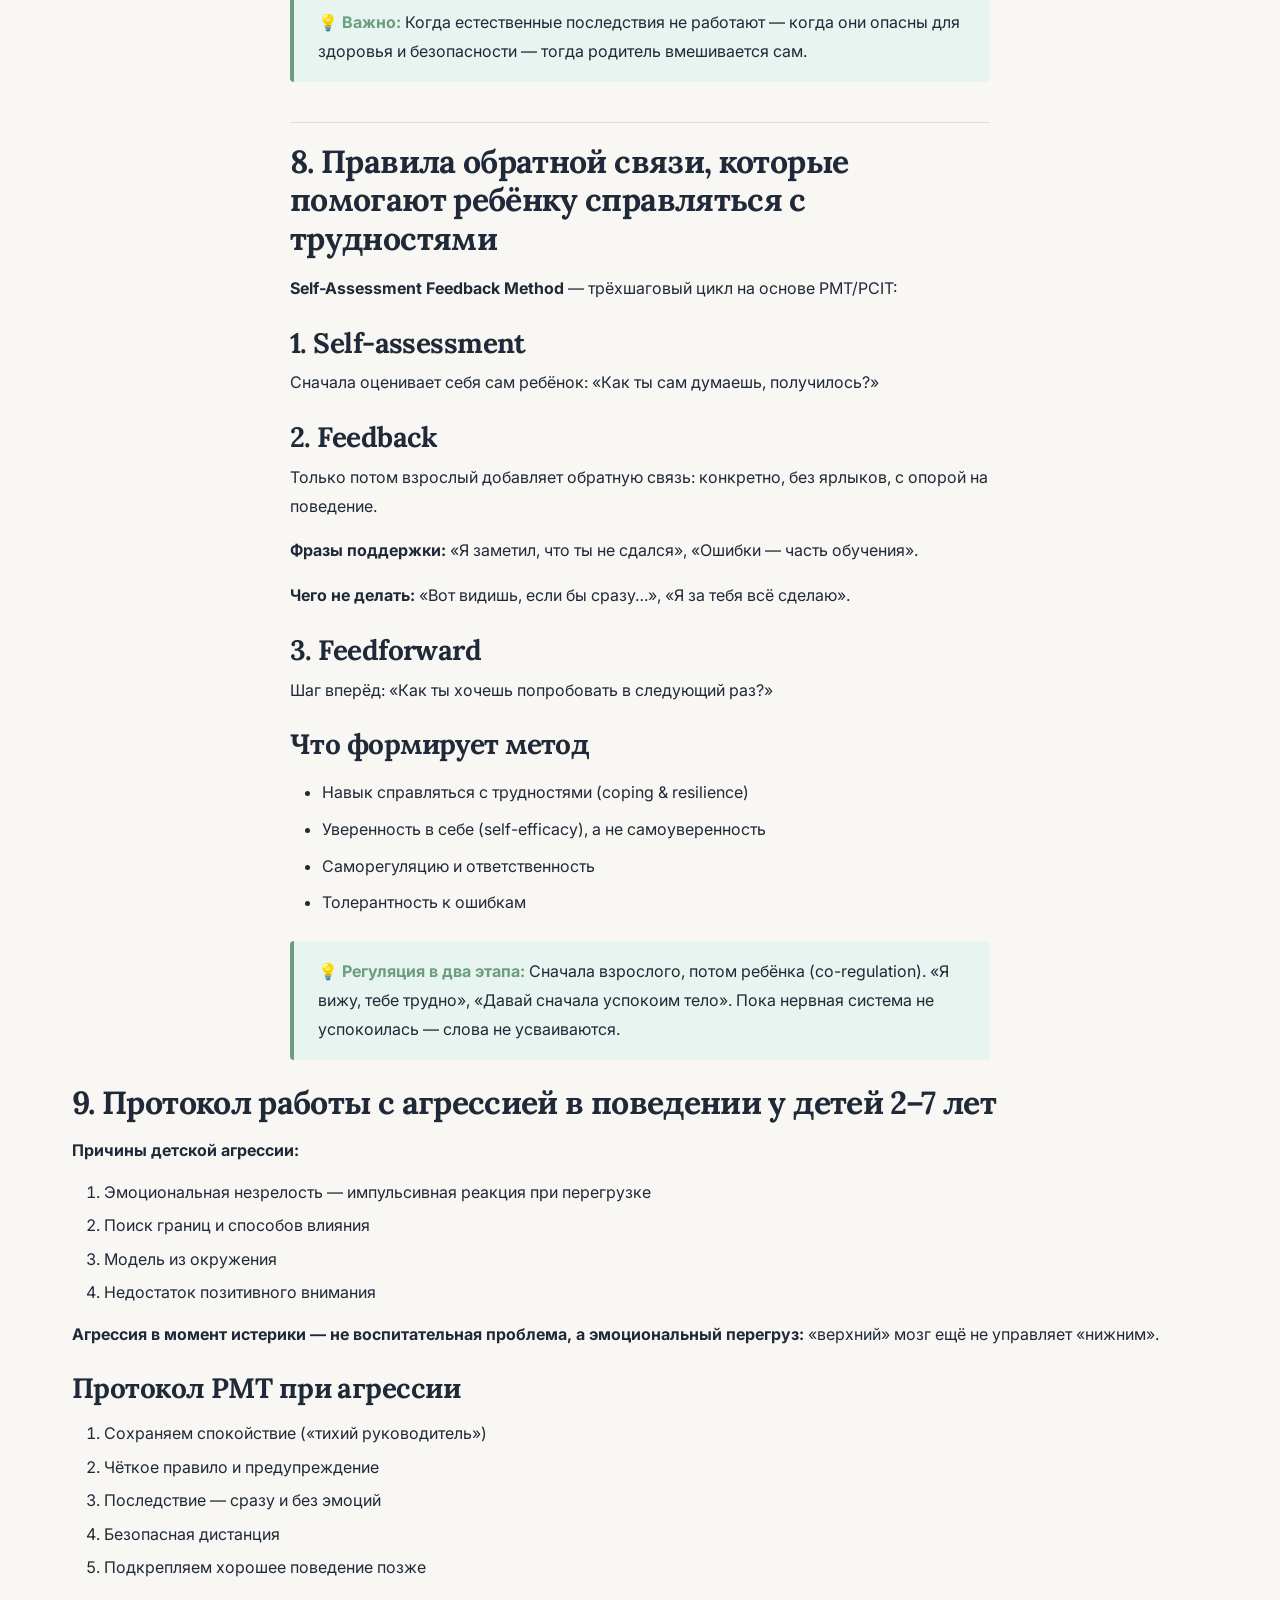
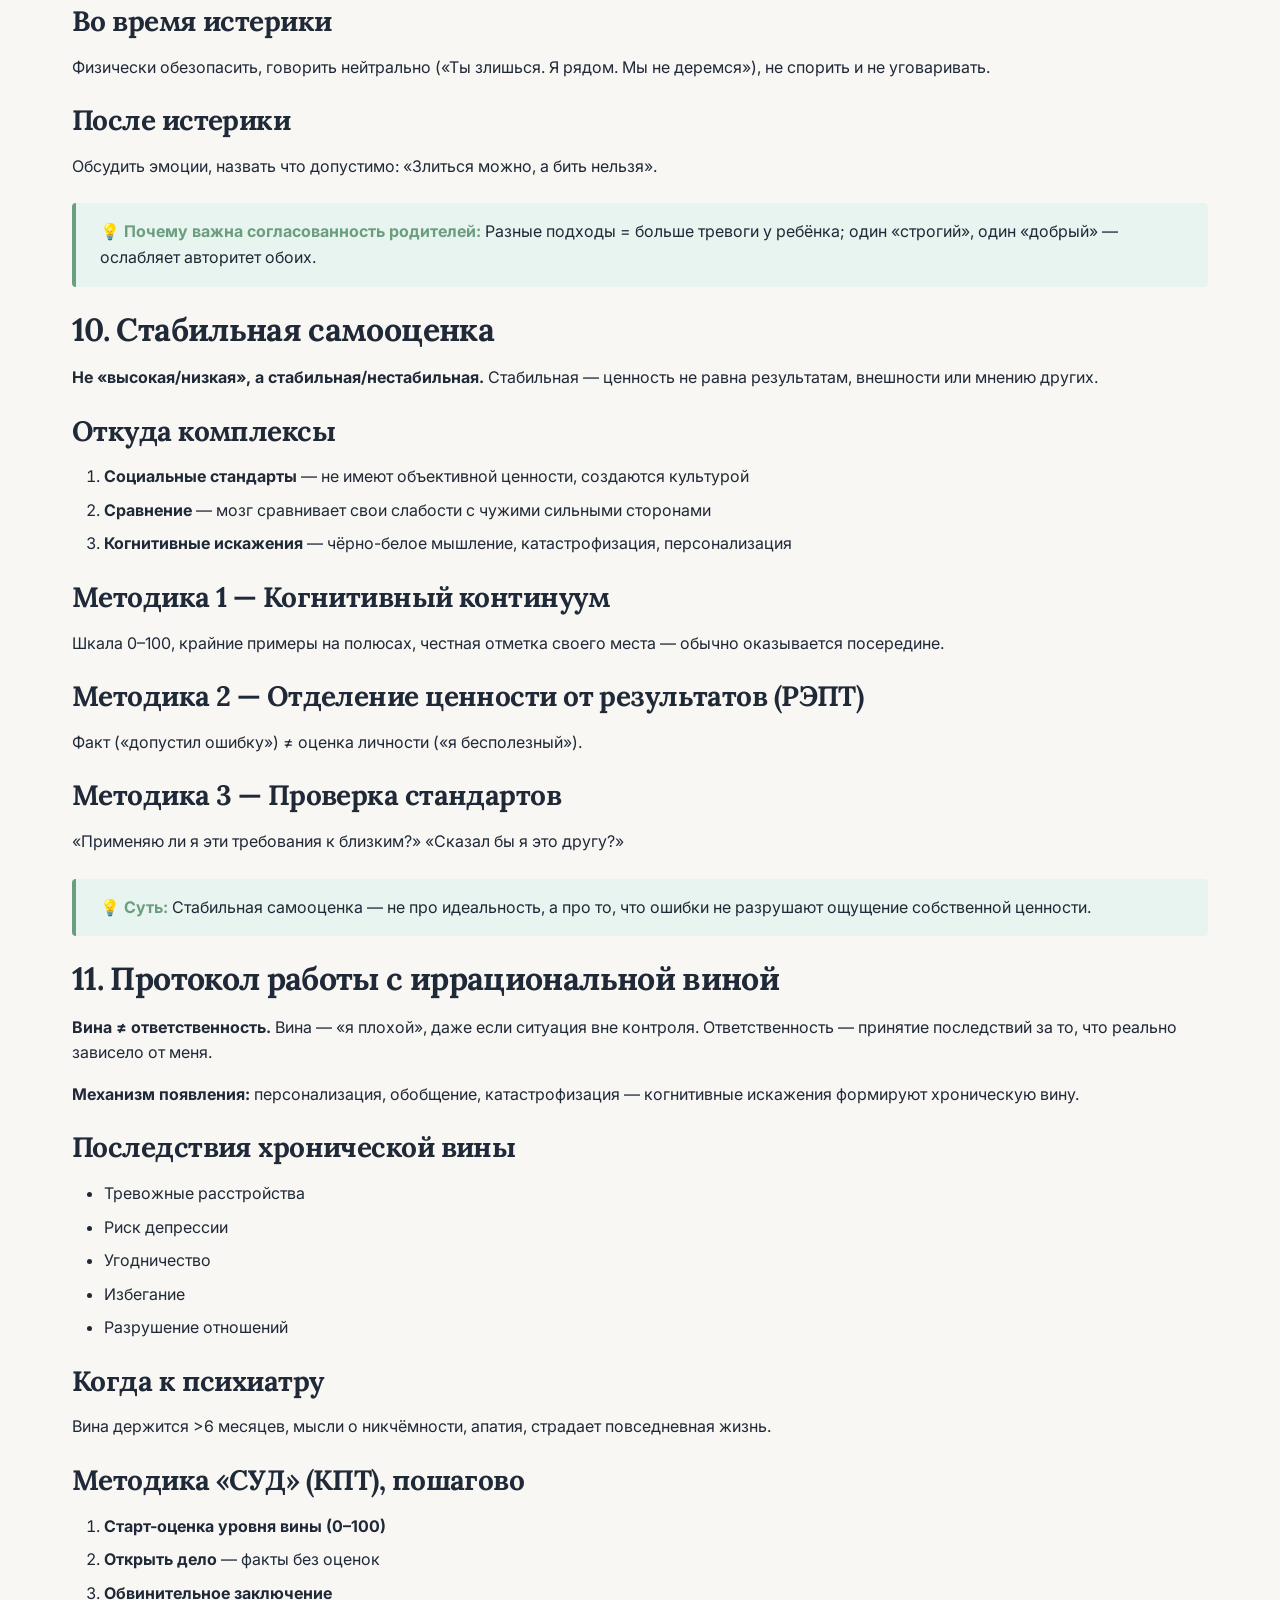
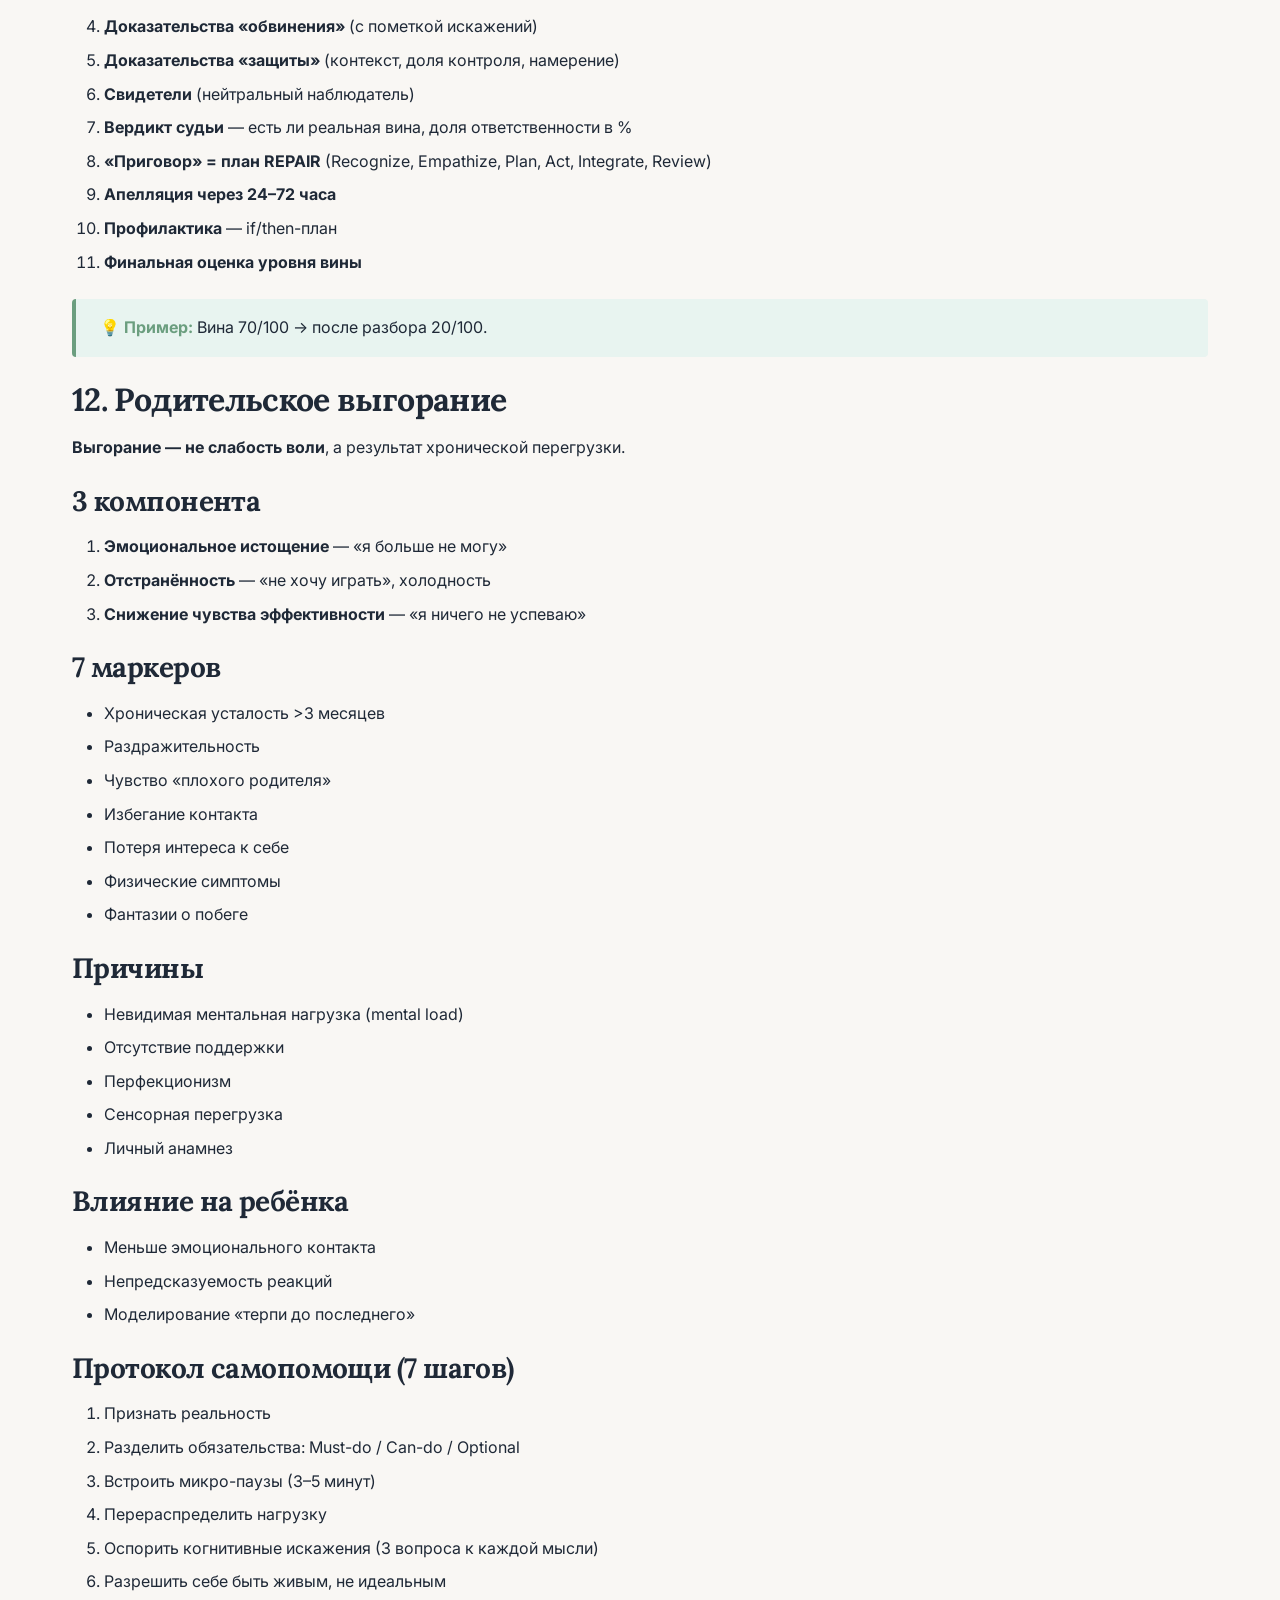
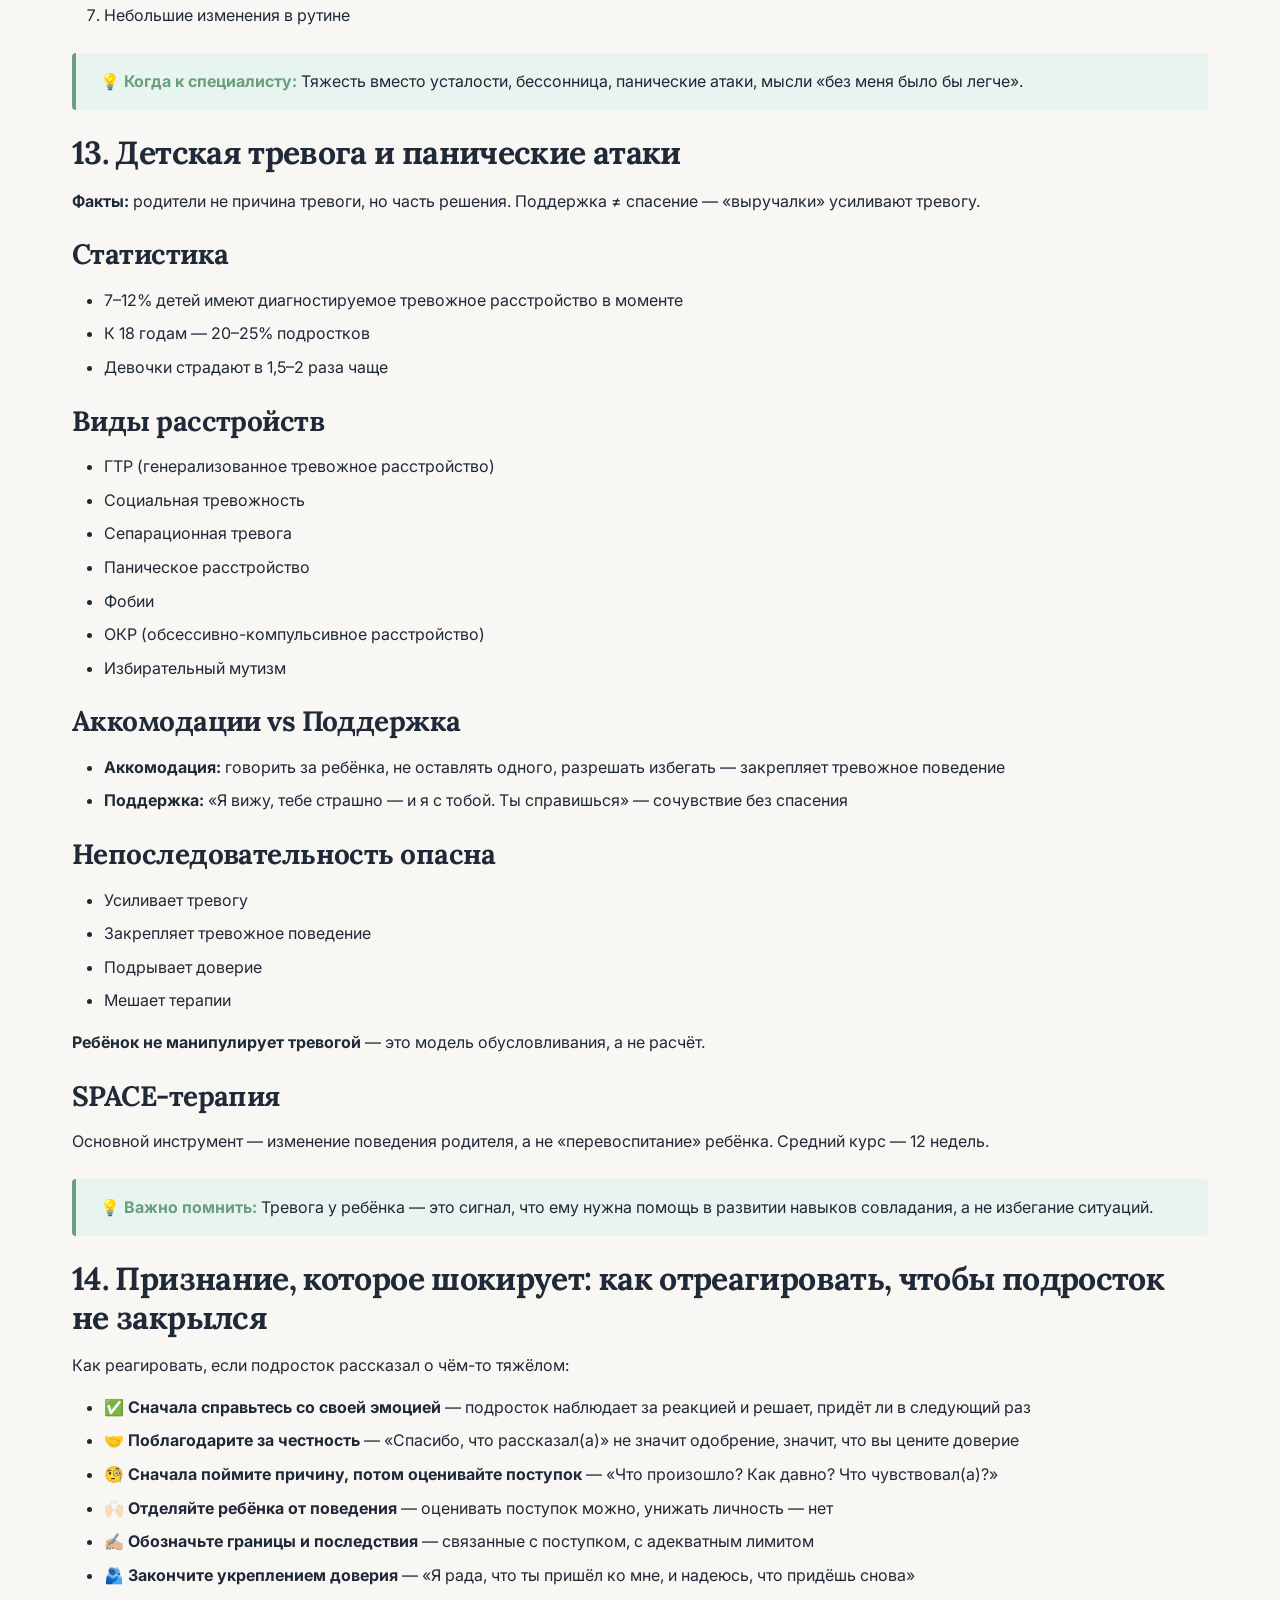
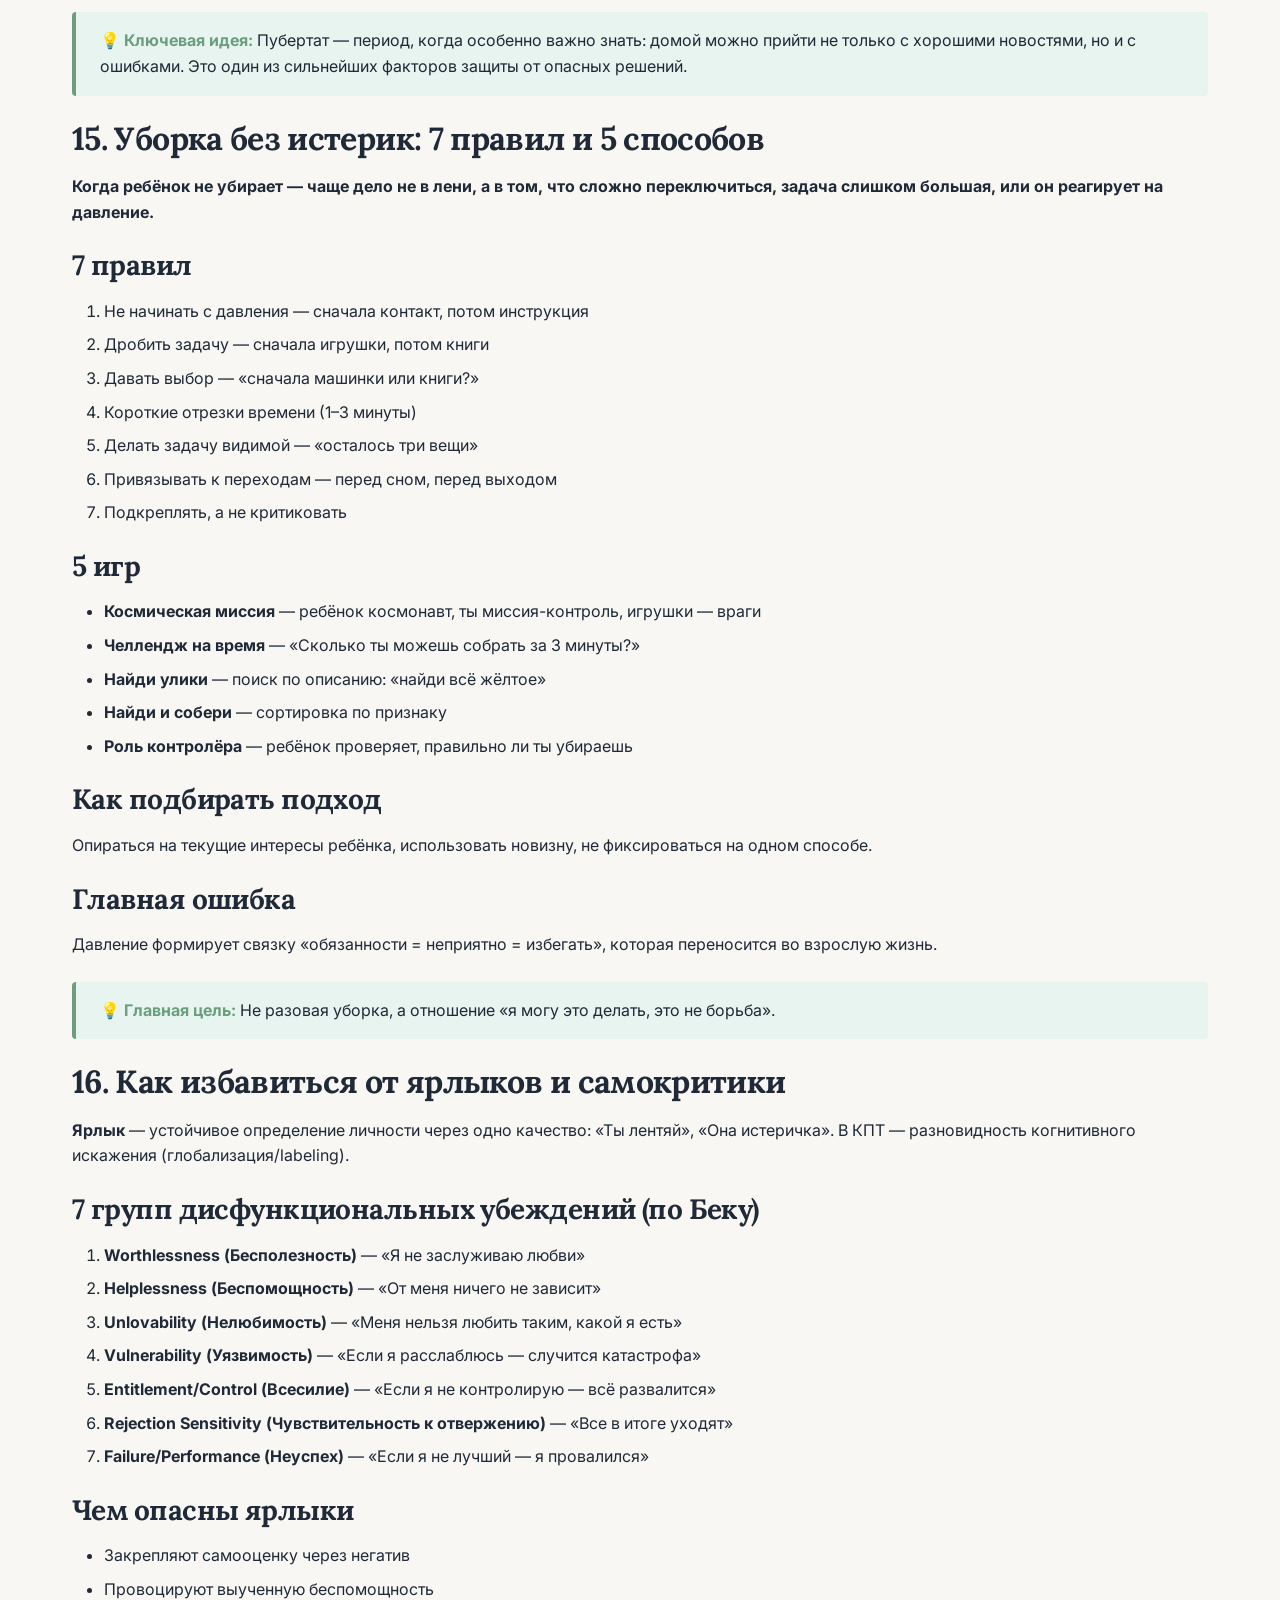
<file: articles/parenting-psychology-guide.html>
<!--
FRONTMATTER:
title: "Родительство и психология: полный справочник от поведения до выгорания"
description: "Практический гайд по детской психологии: как понимать поведение ребёнка, работать с тревогой, избегать выгорания и формировать здоровую привязанность. Материалы психолога Василисы Бутусовой."
date: "2026-08-12"
updated: ""
categories: ["Психология", "Воспитание", "Образование"]
tags: ["психология-детей", "воспитание", "подростки", "тревога", "выгорание", "когнитивная-терапия", "привязанность"]
status: "Published"
hero_image: ""
show_toc: true
author: "Василиса Бутусова"
author_link: "https://t.me/stillvasilisa"
-->

<!DOCTYPE html>
<html lang="ru">
<head>
  <meta charset="UTF-8">
  <meta name="viewport" content="width=device-width, initial-scale=1.0">
  <meta name="description" content="Практический гайд по детской психологии и воспитанию. Как понимать поведение детей, работать с тревогой и избегать родительского выгорания.">
  <meta property="og:title" content="Родительство и психология: полный справочник">
  <meta property="og:description" content="Практический гайд по детской психологии от психолога Василисы Бутусовой">
  <meta property="og:type" content="article">
  <meta property="og:image" content="https://digitalgardenai.com/images/fonart.jpg">
  
  <title>Родительство и психология | Digital Garden</title>
  
  <link rel="stylesheet" href="../css/design-tokens.css">
  <link rel="stylesheet" href="../css/theme.css">
  <link rel="stylesheet" href="../css/components.css">
  <link rel="stylesheet" href="../css/styles.css">
  
  <link rel="preconnect" href="https://fonts.googleapis.com">
  <link rel="preconnect" href="https://fonts.gstatic.com" crossorigin>
  <link href="https://fonts.googleapis.com/css2?family=Inter:wght@400;500;600;700&family=Lora:wght@400;700&display=swap" rel="stylesheet">

  <style>
    .article-header { border-bottom: 1px solid var(--border); padding: 1rem 0; margin-bottom: 2rem; }
    .article-nav { display: flex; justify-content: space-between; align-items: center; margin-bottom: 2rem; }
    .btn-back { background: transparent; border: none; color: var(--accent-sage); font-size: 1rem; cursor: pointer; padding: 0.5rem; }
    .btn-back:hover { opacity: 0.8; }
    .article-meta { display: flex; gap: 1.5rem; flex-wrap: wrap; margin: 1.5rem 0; font-size: 0.95rem; color: var(--text-secondary); }
    .article-meta-item { display: flex; align-items: center; gap: 0.5rem; }
    .article-categories { display: flex; gap: 0.5rem; flex-wrap: wrap; margin: 1rem 0; }
    .article-category-tag { display: inline-block; background: var(--accent-light); color: var(--accent-sage); padding: 0.25rem 0.75rem; border-radius: 12px; font-size: 0.85rem; font-weight: 600; }
    .article-content { max-width: 700px; margin: 0 auto; line-height: 1.8; }
    .article-content h2 { margin-top: 2.5rem; margin-bottom: 1rem; padding-top: 1.25rem; border-top: 1px solid var(--border); }
    .article-content h2:first-of-type { border-top: none; padding-top: 0; margin-top: 1rem; }
    .article-content h3 { margin-top: 1.5rem; margin-bottom: 0.5rem; }
    .article-toc { background: var(--bg-secondary); padding: 1.5rem; border-radius: 8px; margin: 2rem 0; border-left: 4px solid var(--accent-sage); }
    .article-toc h3 { margin-top: 0; font-size: 1rem; }
    .article-toc ul { list-style: none; padding-left: 0; }
    .article-toc li { margin: 0.5rem 0; }
    .article-toc a { color: var(--accent-sage); text-decoration: none; }
    .article-toc a:hover { text-decoration: underline; }
    .article-toc ul ul { margin-left: 1.5rem; }
    .article-footer { margin-top: 3rem; padding-top: 2rem; border-top: 1px solid var(--border); }
    .back-to-home { display: inline-block; margin-top: 1rem; color: var(--accent-sage); font-weight: 600; text-decoration: none; }
    .back-to-home:hover { text-decoration: underline; }
    .author-box { background: var(--bg-secondary); border-left: 4px solid var(--accent-sage); padding: 1.5rem; border-radius: 8px; margin: 2rem 0; }
    .author-box strong { color: var(--accent-sage); }
    .author-box a { color: var(--accent-sage); }
    .highlight-box { background: var(--accent-light); border-left: 4px solid var(--accent-sage); padding: 1rem 1.5rem; margin: 1.5rem 0; border-radius: 4px; }
    .highlight-box strong { color: var(--accent-sage); }
    table { width: 100%; border-collapse: collapse; margin: 1.5rem 0; font-size: 0.9rem; }
    thead { background: var(--bg-secondary); border-bottom: 2px solid var(--border); }
    th { padding: 0.85rem; text-align: left; font-weight: 700; }
    td { padding: 0.7rem 0.85rem; border-bottom: 1px solid var(--border); }
  </style>
</head>
<body>
  <nav class="article-nav" style="max-width: 1200px; margin: 1rem auto; padding: 0 1rem;">
    <a href="../index.html" class="btn-back">← Вернуться в сад</a>
    <button id="themeToggle2" class="theme-toggle" aria-label="Toggle theme">🌙</button>
  </nav>

  <main>
    <article class="container" data-article-id="parenting-psychology-guide">
      <div class="article-header">
        <h1>Родительство и психология: полный справочник</h1>
        <p style="font-size: 1.125rem; color: var(--text-secondary); margin: 1rem 0 0 0;">
          От поведения детей до родительского выгорания: практический гайд на основе КПТ, PMT и привязанности.
        </p>

        <div class="article-meta">
          <div class="article-meta-item"><span>🕐</span><span id="readTime">40 min read</span></div>
          <div class="article-meta-item"><span>📅</span><span id="pubDate">12 августа 2026</span></div>
          <div class="article-meta-item"><span>👤</span><strong>Василиса Бутусова</strong></div>
          <div class="article-meta-item"><span data-view-count>👁 0</span></div>
        </div>

        <div class="article-categories" id="articleCategories">
          <span class="article-category-tag">Психология</span>
          <span class="article-category-tag">Воспитание</span>
          <span class="article-category-tag">Образование</span>
        </div>
      </div>

      <div class="article-toc" id="tableOfContents">
        <h3>Содержание</h3>
        <ul id="tocList"></ul>
      </div>

      <div class="article-content" id="articleContent">

        <h2>1. Поведение детей, которое бесит почти всех родителей</h2>
        <p>Некоторые детские привычки кажутся бессмысленными — но за ними стоят закономерности развития мозга, а не «плохой характер».</p>

        <h3>01. «Мааам!» каждые 10 секунд</h3>
        <p>Ребёнок проверяет: «Ты всё ещё со мной?» Контакт со взрослым — источник чувства безопасности. Это не манипуляция, а способ убедиться, что связь не исчезла.</p>

        <h3>02. Нарушение личных границ (обнимает, лезет на руки)</h3>
        <p>Навык чувствовать физические границы не врождённый — сначала ребёнок учится своим границам, потом чужим. Нужно спокойно и последовательно обучать, а не стыдить.</p>

        <h3>03. Один и тот же вопрос много раз</h3>
        <p>«Когда пойдём?», «А уже скоро?» — мозгу трудно удерживать ожидание и неопределённость (незрелая префронтальная кора). Повтор даёт ощущение предсказуемости.</p>

        <h3>04. Приходит именно тогда, когда вы заняты</h3>
        <p>Дети чувствительны к переключению внимания взрослого и пытаются восстановить контакт — особенно если днём не хватало совместного времени.</p>

        <h3>05. «Смотри! Смотри ещё раз!»</h3>
        <p>Ребёнок спрашивает: «Ты видишь меня?» Взгляд взрослого подтверждает значимость действий и укрепляет привязанность.</p>

        <div class="highlight-box">
          <strong>💡 Ключевая идея:</strong> Понимание этого не отменяет раздражения — но помогает выбирать реакцию, которая не только остановит поведение, но и чему-то научит.
        </div>

        <h2>2. Как звучит обесценивание женского труда</h2>
        <p>Обесценивание разрушает постепенно — через привычные фразы, которые заставляют сомневаться в своих ощущениях.</p>

        <ul>
          <li><strong>«А от чего ты устала, ты же дома была?!»</strong> — бытовой труд не заканчивается в 6 вечера и требует постоянного переключения внимания.</li>
          <li><strong>«Все воспитывали детей, не от чего уставать»</strong> — требования к родительству выросли: эмоциональное развитие, безопасная привязанность, взаимодействие со школой и врачами.</li>
          <li><strong>«Сама себе всё усложняешь»</strong> — большая часть этой работы невидима: поиск врача, планирование, предотвращение конфликтов.</li>
          <li><strong>«У тебя же техника есть, и я помогаю!»</strong> — помощь ≠ разделённая ответственность, если помнить и организовывать всё равно приходится одному человеку.</li>
          <li><strong>«Раньше не было послеродовых депрессий»</strong> — были всегда, просто не замечались.</li>
        </ul>

        <div class="highlight-box">
          <strong>💡 Главное:</strong> Хорошая мать — не та, кто стёрлась в пыль ради всех. Самоотверженность романтизируют, а заботу о себе обесценивают.
        </div>

        <h2>3. Как заменить наказания и зачем ребёнку границы</h2>
        <p><strong>Почему наказания кажутся эффективными:</strong> они быстро останавливают поведение, но не учат — важно не «остановилось ли», а «чему ребёнок научился».</p>

        <p><strong>Что говорит наука:</strong> жёсткие наказания, крик, стыжение — неэффективны. Ребёнок запоминает не правило, а состояние: «меня напугали», «со мной что-то не так».</p>

        <p><strong>Границы ≠ наказания.</strong> Граница отвечает на вопрос «как остановить и показать, что делать вместо этого», а не «как сделать неприятно».</p>

        <h3>5 инструментов вместо наказаний</h3>
        <ol>
          <li><strong>Чёткие правила</strong> — коротко и конкретно («игрушки не бросаем в людей»)</li>
          <li><strong>Предупреждение заранее</strong> — «через 5 минут заканчиваем»</li>
          <li><strong>Логические последствия</strong> — связаны с поступком напрямую</li>
          <li><strong>Естественные последствия</strong> — происходят сами, если это безопасно</li>
          <li><strong>Подкрепление желательного поведения</strong> — «ты злился, но не ударил — это было сложно»</li>
        </ol>

        <h3>4 шага замены наказания на последствие</h3>
        <ol>
          <li>Остановите поведение («Стоп, бить нельзя»)</li>
          <li>Назовите границу («Злиться можно. Бить нельзя»)</li>
          <li>Покажите альтернативу («Если злишься — можно топнуть ногой»)</li>
          <li>Примените логическое последствие («Машинка летит в людей — убираю на 10 минут»)</li>
        </ol>

        <div class="highlight-box">
          <strong>💡 Главное:</strong> Последовательность важнее строгости. Предсказуемые границы создают больше безопасности, чем резкие наказания.
        </div>

        <h2>4. Депрессия у детей, подростков и взрослых</h2>
        <p>Депрессия — не черта характера и не «возраст». Это группа расстройств с разными причинами и течением.</p>

        <p><strong>Может возникать с 3 лет.</strong> У детей редко выглядит как «грусть» — чаще как раздражительность и «демонстративное» поведение.</p>

        <p><strong>Ребёнок не скажет «у меня депрессия»</strong>, он скажет: «отстань», «мне всё равно», «не могу встать».</p>

        <h3>Частые проявления</h3>
        <ul>
          <li>Утрата интереса</li>
          <li>Апатия/раздражительность</li>
          <li>Нарушение сна и аппетита</li>
          <li>Самокритика</li>
          <li>Изоляция</li>
          <li>Телесные жалобы</li>
          <li>Пассивные мысли о смерти</li>
        </ul>

        <h3>Что нельзя делать</h3>
        <ul>
          <li>Обесценивать («это возраст»)</li>
          <li>Давить и стыдить</li>
          <li>Пугать («в психушку хочешь?»)</li>
          <li>Лечить «характер» вместо состояния</li>
        </ul>

        <h3>Что делать</h3>
        <ul>
          <li>Замедлиться и наблюдать динамику</li>
          <li>Слушать без оценок</li>
          <li>Назвать проблему словами</li>
          <li>Обратиться к специалисту</li>
        </ul>

        <h3>Протокол коррекции</h3>
        <ul>
          <li><strong>1 линия:</strong> психотерапия (CBT, IPT, семейная терапия), работа с родителями</li>
          <li><strong>2 линия:</strong> медикаменты по показаниям, только после оценки психиатром</li>
          <li><strong>3 линия:</strong> комбинированная терапия</li>
        </ul>

        <div class="highlight-box">
          <strong>💡 Главный механизм:</strong> Негативный когнитивный фильтр — позитив обесценивается, успехи игнорируются, будущее видится мрачным. Поддаётся коррекции через КПТ.
        </div>

        <h2>5. Как научить ребёнка самостоятельной игре</h2>
        <p>Самостоятельная игра — <strong>навык, а не черта характера</strong>. Требует зрелых регуляторных функций префронтальной коры, которая у детей физиологически незрела.</p>

        <p><strong>Почему «мы сами играли» — не аргумент:</strong> среда изменилась — было больше пауз, меньше экранов, больше дворовых сообществ.</p>

        <p><strong>Постоянные «развивашки» снижают инициативу</strong> — нервная система привыкает к внешней регуляции, а «мне скучно» становится сигналом перегрузки.</p>

        <p><strong>Скука — не ошибка воспитания</strong>, а переходное состояние, в котором мозг учится комбинировать и запускать деятельность сам.</p>

        <h3>«Коробка скуки»</h3>
        <p>Набор простых предметов без инструкций (коробки, ткани, верёвки), которые не подсказывают единственный способ использования.</p>

        <h3>PCIT-принципы формирования игры</h3>
        <ol>
          <li>Следование за инициативой ребёнка</li>
          <li>Совместное внимание вместо руководства</li>
          <li>Постепенный отход взрослого</li>
          <li>Короткие регулярные сессии (10–15 минут)</li>
        </ol>

        <div class="highlight-box">
          <strong>💡 Факт про экраны:</strong> Они дают быстрый дофаминовый отклик, после которого обычная игра кажется «пустой», а инициировать деятельность — сложнее.
        </div>

        <h2>6. Как формировать реалистичные цели и подводить итоги года</h2>
        <p><strong>Почему токсичный позитив не работает:</strong> искажает реальность, усиливает вину, подменяет цель работой над образом, формирует нереалистичные стандарты.</p>

        <h3>Тест реалистичности цели (5 вопросов)</h3>
        <ol>
          <li>Это в зоне моего контроля?</li>
          <li>Можно ли это измерить?</li>
          <li>Есть ли конкретные шаги?</li>
          <li>Помещается ли цель в мою реальность?</li>
          <li>Ухудшится ли жизнь, если цель не достигнута?</li>
        </ol>

        <h3>Правило минимального достаточного действия</h3>
        <p>Не «читать 20 книг», а «читать 5 минут в день». Не «бегать в спортзалу 5 раз в неделю», а «делать 10 приседаний утром».</p>

        <h3>Избегайте целей на самокритике</h3>
        <p>Не «перестать быть слабой», а «научиться выдерживать трудные эмоции». Не «быть идеальной матерью», а «говорить ребёнку честную обратную связь».</p>

        <h3>Как подводить итоги (формула КПТ)</h3>
        <ul>
          <li>✔ <strong>Факты:</strong> что я реально сделал</li>
          <li>✔ <strong>Условия:</strong> в каких обстоятельствах</li>
          <li>✔ <strong>Способности:</strong> какие навыки развивал</li>
          <li>✔ <strong>Препятствия:</strong> что мешало (не «я слабый»)</li>
          <li>✔ <strong>Вывод:</strong> что могу изменить</li>
        </ul>

        <div class="highlight-box">
          <strong>💡 Обнуляющий вопрос:</strong> «Если бы близкий человек жил в моих условиях этого года — считал бы я его неудачником?» Ответ почти всегда — нет.
        </div>

        <h2>7. Естественные и логические последствия</h2>
        <p><strong>Естественное последствие</strong> — происходит само по себе: не оделся по погоде — замёрз.</p>

        <p><strong>Логическое последствие</strong> — организует родитель, но напрямую связано с поступком: бросил игрушку — игрушка «ушла спать».</p>

        <p><strong>Наказание учит бояться. Последствие учит понимать мир.</strong></p>

        <h3>4 правила логического последствия</h3>
        <ol>
          <li>Связано с поступком напрямую</li>
          <li>Соразмерно проступку</li>
          <li>Без аффекта — сообщается спокойно, как факт</li>
          <li>Анализируется — обсуждается после ситуации</li>
        </ol>

        <div class="highlight-box">
          <strong>💡 Важно:</strong> Когда естественные последствия не работают — когда они опасны для здоровья и безопасности — тогда родитель вмешивается сам.
        </div>

        <h2>8. Правила обратной связи, которые помогают ребёнку справляться с трудностями</h2>
        <p><strong>Self-Assessment Feedback Method</strong> — трёхшаговый цикл на основе PMT/PCIT:</p>

        <h3>1. Self-assessment</h3>
        <p>Сначала оценивает себя сам ребёнок: «Как ты сам думаешь, получилось?»</p>

        <h3>2. Feedback</h3>
        <p>Только потом взрослый добавляет обратную связь: конкретно, без ярлыков, с опорой на поведение.</p>
        <p><strong>Фразы поддержки:</strong> «Я заметил, что ты не сдался», «Ошибки — часть обучения».</p>
        <p><strong>Чего не делать:</strong> «Вот видишь, если бы сразу…», «Я за тебя всё сделаю».</p>

        <h3>3. Feedforward</h3>
        <p>Шаг вперёд: «Как ты хочешь попробовать в следующий раз?»</p>

        <h3>Что формирует метод</h3>
        <ul>
          <li>Навык справляться с трудностями (coping & resilience)</li>
          <li>Уверенность в себе (self-efficacy), а не самоуверенность</li>
          <li>Саморегуляцию и ответственность</li>
          <li>Толерантность к ошибкам</li>
        </ul>

        <div class="highlight-box">
          <strong>💡 Регуляция в два этапа:</strong> Сначала взрослого, потом ребёнка (co-regulation). «Я вижу, тебе трудно», «Давай сначала успокоим тело». Пока нервная система не успокоилась — слова не усваиваются.
        </div>

      </div>

        <h2>9. Протокол работы с агрессией в поведении у детей 2–7 лет</h2>
        <p><strong>Причины детской агрессии:</strong></p>
        <ol>
          <li>Эмоциональная незрелость — импульсивная реакция при перегрузке</li>
          <li>Поиск границ и способов влияния</li>
          <li>Модель из окружения</li>
          <li>Недостаток позитивного внимания</li>
        </ol>

        <p><strong>Агрессия в момент истерики — не воспитательная проблема, а эмоциональный перегруз:</strong> «верхний» мозг ещё не управляет «нижним».</p>

        <h3>Протокол PMT при агрессии</h3>
        <ol>
          <li>Сохраняем спокойствие («тихий руководитель»)</li>
          <li>Чёткое правило и предупреждение</li>
          <li>Последствие — сразу и без эмоций</li>
          <li>Безопасная дистанция</li>
          <li>Подкрепляем хорошее поведение позже</li>
        </ol>

        <h3>Во время истерики</h3>
        <p>Физически обезопасить, говорить нейтрально («Ты злишься. Я рядом. Мы не деремся»), не спорить и не уговаривать.</p>

        <h3>После истерики</h3>
        <p>Обсудить эмоции, назвать что допустимо: «Злиться можно, а бить нельзя».</p>

        <div class="highlight-box">
          <strong>💡 Почему важна согласованность родителей:</strong> Разные подходы = больше тревоги у ребёнка; один «строгий», один «добрый» — ослабляет авторитет обоих.
        </div>

        <h2>10. Стабильная самооценка</h2>
        <p><strong>Не «высокая/низкая», а стабильная/нестабильная.</strong> Стабильная — ценность не равна результатам, внешности или мнению других.</p>

        <h3>Откуда комплексы</h3>
        <ol>
          <li><strong>Социальные стандарты</strong> — не имеют объективной ценности, создаются культурой</li>
          <li><strong>Сравнение</strong> — мозг сравнивает свои слабости с чужими сильными сторонами</li>
          <li><strong>Когнитивные искажения</strong> — чёрно-белое мышление, катастрофизация, персонализация</li>
        </ol>

        <h3>Методика 1 — Когнитивный континуум</h3>
        <p>Шкала 0–100, крайние примеры на полюсах, честная отметка своего места — обычно оказывается посередине.</p>

        <h3>Методика 2 — Отделение ценности от результатов (РЭПТ)</h3>
        <p>Факт («допустил ошибку») ≠ оценка личности («я бесполезный»).</p>

        <h3>Методика 3 — Проверка стандартов</h3>
        <p>«Применяю ли я эти требования к близким?» «Сказал бы я это другу?»</p>

        <div class="highlight-box">
          <strong>💡 Суть:</strong> Стабильная самооценка — не про идеальность, а про то, что ошибки не разрушают ощущение собственной ценности.
        </div>

        <h2>11. Протокол работы с иррациональной виной</h2>
        <p><strong>Вина ≠ ответственность.</strong> Вина — «я плохой», даже если ситуация вне контроля. Ответственность — принятие последствий за то, что реально зависело от меня.</p>

        <p><strong>Механизм появления:</strong> персонализация, обобщение, катастрофизация — когнитивные искажения формируют хроническую вину.</p>

        <h3>Последствия хронической вины</h3>
        <ul>
          <li>Тревожные расстройства</li>
          <li>Риск депрессии</li>
          <li>Угодничество</li>
          <li>Избегание</li>
          <li>Разрушение отношений</li>
        </ul>

        <h3>Когда к психиатру</h3>
        <p>Вина держится >6 месяцев, мысли о никчёмности, апатия, страдает повседневная жизнь.</p>

        <h3>Методика «СУД» (КПТ), пошагово</h3>
        <ol>
          <li><strong>Старт-оценка уровня вины (0–100)</strong></li>
          <li><strong>Открыть дело</strong> — факты без оценок</li>
          <li><strong>Обвинительное заключение</strong></li>
          <li><strong>Доказательства «обвинения»</strong> (с пометкой искажений)</li>
          <li><strong>Доказательства «защиты»</strong> (контекст, доля контроля, намерение)</li>
          <li><strong>Свидетели</strong> (нейтральный наблюдатель)</li>
          <li><strong>Вердикт судьи</strong> — есть ли реальная вина, доля ответственности в %</li>
          <li><strong>«Приговор» = план REPAIR</strong> (Recognize, Empathize, Plan, Act, Integrate, Review)</li>
          <li><strong>Апелляция через 24–72 часа</strong></li>
          <li><strong>Профилактика</strong> — if/then-план</li>
          <li><strong>Финальная оценка уровня вины</strong></li>
        </ol>

        <div class="highlight-box">
          <strong>💡 Пример:</strong> Вина 70/100 → после разбора 20/100.
        </div>

        <h2>12. Родительское выгорание</h2>
        <p><strong>Выгорание — не слабость воли</strong>, а результат хронической перегрузки.</p>

        <h3>3 компонента</h3>
        <ol>
          <li><strong>Эмоциональное истощение</strong> — «я больше не могу»</li>
          <li><strong>Отстранённость</strong> — «не хочу играть», холодность</li>
          <li><strong>Снижение чувства эффективности</strong> — «я ничего не успеваю»</li>
        </ol>

        <h3>7 маркеров</h3>
        <ul>
          <li>Хроническая усталость >3 месяцев</li>
          <li>Раздражительность</li>
          <li>Чувство «плохого родителя»</li>
          <li>Избегание контакта</li>
          <li>Потеря интереса к себе</li>
          <li>Физические симптомы</li>
          <li>Фантазии о побеге</li>
        </ul>

        <h3>Причины</h3>
        <ul>
          <li>Невидимая ментальная нагрузка (mental load)</li>
          <li>Отсутствие поддержки</li>
          <li>Перфекционизм</li>
          <li>Сенсорная перегрузка</li>
          <li>Личный анамнез</li>
        </ul>

        <h3>Влияние на ребёнка</h3>
        <ul>
          <li>Меньше эмоционального контакта</li>
          <li>Непредсказуемость реакций</li>
          <li>Моделирование «терпи до последнего»</li>
        </ul>

        <h3>Протокол самопомощи (7 шагов)</h3>
        <ol>
          <li>Признать реальность</li>
          <li>Разделить обязательства: Must-do / Can-do / Optional</li>
          <li>Встроить микро-паузы (3–5 минут)</li>
          <li>Перераспределить нагрузку</li>
          <li>Оспорить когнитивные искажения (3 вопроса к каждой мысли)</li>
          <li>Разрешить себе быть живым, не идеальным</li>
          <li>Небольшие изменения в рутине</li>
        </ol>

        <div class="highlight-box">
          <strong>💡 Когда к специалисту:</strong> Тяжесть вместо усталости, бессонница, панические атаки, мысли «без меня было бы легче».
        </div>

        <h2>13. Детская тревога и панические атаки</h2>
        <p><strong>Факты:</strong> родители не причина тревоги, но часть решения. Поддержка ≠ спасение — «выручалки» усиливают тревогу.</p>

        <h3>Статистика</h3>
        <ul>
          <li>7–12% детей имеют диагностируемое тревожное расстройство в моменте</li>
          <li>К 18 годам — 20–25% подростков</li>
          <li>Девочки страдают в 1,5–2 раза чаще</li>
        </ul>

        <h3>Виды расстройств</h3>
        <ul>
          <li>ГТР (генерализованное тревожное расстройство)</li>
          <li>Социальная тревожность</li>
          <li>Сепарационная тревога</li>
          <li>Паническое расстройство</li>
          <li>Фобии</li>
          <li>ОКР (обсессивно-компульсивное расстройство)</li>
          <li>Избирательный мутизм</li>
        </ul>

        <h3>Аккомодации vs Поддержка</h3>
        <ul>
          <li><strong>Аккомодация:</strong> говорить за ребёнка, не оставлять одного, разрешать избегать — закрепляет тревожное поведение</li>
          <li><strong>Поддержка:</strong> «Я вижу, тебе страшно — и я с тобой. Ты справишься» — сочувствие без спасения</li>
        </ul>

        <h3>Непоследовательность опасна</h3>
        <ul>
          <li>Усиливает тревогу</li>
          <li>Закрепляет тревожное поведение</li>
          <li>Подрывает доверие</li>
          <li>Мешает терапии</li>
        </ul>

        <p><strong>Ребёнок не манипулирует тревогой</strong> — это модель обусловливания, а не расчёт.</p>

        <h3>SPACE-терапия</h3>
        <p>Основной инструмент — изменение поведения родителя, а не «перевоспитание» ребёнка. Средний курс — 12 недель.</p>

        <div class="highlight-box">
          <strong>💡 Важно помнить:</strong> Тревога у ребёнка — это сигнал, что ему нужна помощь в развитии навыков совладания, а не избегание ситуаций.
        </div>

        <h2>14. Признание, которое шокирует: как отреагировать, чтобы подросток не закрылся</h2>
        <p>Как реагировать, если подросток рассказал о чём-то тяжёлом:</p>

        <ul>
          <li><strong>✅ Сначала справьтесь со своей эмоцией</strong> — подросток наблюдает за реакцией и решает, придёт ли в следующий раз</li>
          <li><strong>🤝 Поблагодарите за честность</strong> — «Спасибо, что рассказал(а)» не значит одобрение, значит, что вы цените доверие</li>
          <li><strong>🧐 Сначала поймите причину, потом оценивайте поступок</strong> — «Что произошло? Как давно? Что чувствовал(а)?»</li>
          <li><strong>🙌🏻 Отделяйте ребёнка от поведения</strong> — оценивать поступок можно, унижать личность — нет</li>
          <li><strong>✍🏼 Обозначьте границы и последствия</strong> — связанные с поступком, с адекватным лимитом</li>
          <li><strong>🫂 Закончите укреплением доверия</strong> — «Я рада, что ты пришёл ко мне, и надеюсь, что придёшь снова»</li>
        </ul>

        <div class="highlight-box">
          <strong>💡 Ключевая идея:</strong> Пубертат — период, когда особенно важно знать: домой можно прийти не только с хорошими новостями, но и с ошибками. Это один из сильнейших факторов защиты от опасных решений.
        </div>

        <h2>15. Уборка без истерик: 7 правил и 5 способов</h2>
        <p><strong>Когда ребёнок не убирает — чаще дело не в лени, а в том, что сложно переключиться, задача слишком большая, или он реагирует на давление.</strong></p>

        <h3>7 правил</h3>
        <ol>
          <li>Не начинать с давления — сначала контакт, потом инструкция</li>
          <li>Дробить задачу — сначала игрушки, потом книги</li>
          <li>Давать выбор — «сначала машинки или книги?»</li>
          <li>Короткие отрезки времени (1–3 минуты)</li>
          <li>Делать задачу видимой — «осталось три вещи»</li>
          <li>Привязывать к переходам — перед сном, перед выходом</li>
          <li>Подкреплять, а не критиковать</li>
        </ol>

        <h3>5 игр</h3>
        <ul>
          <li><strong>Космическая миссия</strong> — ребёнок космонавт, ты миссия-контроль, игрушки — враги</li>
          <li><strong>Челлендж на время</strong> — «Сколько ты можешь собрать за 3 минуты?»</li>
          <li><strong>Найди улики</strong> — поиск по описанию: «найди всё жёлтое»</li>
          <li><strong>Найди и собери</strong> — сортировка по признаку</li>
          <li><strong>Роль контролёра</strong> — ребёнок проверяет, правильно ли ты убираешь</li>
        </ul>

        <h3>Как подбирать подход</h3>
        <p>Опираться на текущие интересы ребёнка, использовать новизну, не фиксироваться на одном способе.</p>

        <h3>Главная ошибка</h3>
        <p>Давление формирует связку «обязанности = неприятно = избегать», которая переносится во взрослую жизнь.</p>

        <div class="highlight-box">
          <strong>💡 Главная цель:</strong> Не разовая уборка, а отношение «я могу это делать, это не борьба».
        </div>

        <h2>16. Как избавиться от ярлыков и самокритики</h2>
        <p><strong>Ярлык</strong> — устойчивое определение личности через одно качество: «Ты лентяй», «Она истеричка». В КПТ — разновидность когнитивного искажения (глобализация/labeling).</p>

        <h3>7 групп дисфункциональных убеждений (по Беку)</h3>
        <ol>
          <li><strong>Worthlessness (Бесполезность)</strong> — «Я не заслуживаю любви»</li>
          <li><strong>Helplessness (Беспомощность)</strong> — «От меня ничего не зависит»</li>
          <li><strong>Unlovability (Нелюбимость)</strong> — «Меня нельзя любить таким, какой я есть»</li>
          <li><strong>Vulnerability (Уязвимость)</strong> — «Если я расслаблюсь — случится катастрофа»</li>
          <li><strong>Entitlement/Control (Всесилие)</strong> — «Если я не контролирую — всё развалится»</li>
          <li><strong>Rejection Sensitivity (Чувствительность к отвержению)</strong> — «Все в итоге уходят»</li>
          <li><strong>Failure/Performance (Неуспех)</strong> — «Если я не лучший — я провалился»</li>
        </ol>

        <h3>Чем опасны ярлыки</h3>
        <ul>
          <li>Закрепляют самооценку через негатив</li>
          <li>Провоцируют выученную беспомощность</li>
          <li>Передаются по поколениям</li>
        </ul>

        <h3>Как корректировать (КПТ)</h3>
        <ol>
          <li>Осознавание автоматических мыслей (дневник мыслей)</li>
          <li>Сократический диалог — «Есть ли доказательства, что я всегда так себя веду?»</li>
          <li>Когнитивная реструктуризация («метод суда»): прокурор → защита → судья</li>
          <li>Поведенческие эксперименты — проверка ярлыка на практике</li>
          <li>Замена языка ярлыков на язык процессов: «я слабый» → «я испытываю трудность с…»</li>
          <li>Самосострадание — «Мне сложно — это не делает меня плохим»</li>
        </ol>

        <h3>«Молодец» — не опасный ярлык</h3>
        <p>Если хвалить действие, а не черту:</p>
        <ul>
          <li>✅ «Ты справился, потому что старался»</li>
          <li>❌ «Ты умный, у тебя всегда всё получается»</li>
        </ul>

        <h3>Чем заменять ярлыки</h3>
        <table>
          <thead>
            <tr>
              <th>Было</th>
              <th>Лучше сказать</th>
            </tr>
          </thead>
          <tbody>
            <tr>
              <td>«Ты ленивый»</td>
              <td>«Ты откладываешь, кажется, устал»</td>
            </tr>
            <tr>
              <td>«Ты умный»</td>
              <td>«Ты нашёл классное решение»</td>
            </tr>
            <tr>
              <td>«Ты плохой брат»</td>
              <td>«Ты сейчас обидел, как можно исправить?»</td>
            </tr>
            <tr>
              <td>«Ты капризничаешь»</td>
              <td>«Ты расстроен, скажи, что хочешь»</td>
            </tr>
          </tbody>
        </table>

        <div class="highlight-box">
          <strong>💡 Важно помнить:</strong> Дети верят словам родителей буквально. Они слышат и то, как вы говорите о себе — самокритика при ребёнке формирует его внутренний голос.
        </div>

      </div>

      <div class="article-footer">
        <div class="author-box">
          <p><strong>Автор:</strong> Василиса Бутусова</p>
          <p><strong>Telegram:</strong> <a href="https://t.me/stillvasilisa" target="_blank">@stillvasilisa</a></p>
          <p>Психолог, специалист по детской и семейной психотерапии. Материалы основаны на КПТ, PMT, SPACE-терапии и теории привязанности.</p>
        </div>

        <div id="relatedArticles" class="article-footer">
          <!-- Related articles will be inserted here -->
        </div>

        <div class="highlight-box">
          <p><em>📚 Все материалы являются образовательными и не заменяют профессиональную консультацию психолога. При наличии серьёзных проблем — обратитесь к специалисту.</em></p>
        </div>

        <a href="../index.html" class="back-to-home">← Вернуться в сад</a>
      </div>
    </article>
  </main>

  <!-- Progress Bar -->
  <div id="progressBar" style="position: fixed; top: 0; left: 0; height: 3px; background: var(--accent-sage); width: 0%; z-index: 1000; transition: width 0.1s ease;"></div>

  <!-- Scroll to Top Button -->
  <button id="scrollToTopBtn" class="scroll-to-top" aria-label="Scroll to top" style="position: fixed; bottom: 2rem; right: 2rem; width: 50px; height: 50px; border-radius: 50%; background: var(--accent-sage); color: white; border: none; cursor: pointer; display: none; z-index: 999; font-size: 24px; transition: opacity 0.3s ease; box-shadow: 0 2px 8px rgba(0,0,0,0.15);">↑</button>

  <!-- Theme Toggle Script -->
  <script>
    function initTheme() {
      const stored = localStorage.getItem('theme');
      const prefersDark = window.matchMedia('(prefers-color-scheme: dark)').matches;
      const theme = stored || (prefersDark ? 'dark' : 'light');
      document.documentElement.setAttribute('data-theme', theme);
      updateThemeToggle();
    }

    function updateThemeToggle() {
      const toggle = document.getElementById('themeToggle2');
      if (toggle) {
        const current = document.documentElement.getAttribute('data-theme');
        toggle.textContent = current === 'dark' ? '☀️' : '🌙';
      }
    }

    function toggleTheme() {
      const current = document.documentElement.getAttribute('data-theme');
      const next = current === 'dark' ? 'light' : 'dark';
      document.documentElement.setAttribute('data-theme', next);
      localStorage.setItem('theme', next);
      updateThemeToggle();
    }

    initTheme();
    const toggle = document.getElementById('themeToggle2');
    if (toggle) toggle.addEventListener('click', toggleTheme);

    // Progress Bar
    window.addEventListener('scroll', () => {
      const windowHeight = document.documentElement.scrollHeight - window.innerHeight;
      const scrolled = (window.scrollY / windowHeight) * 100;
      document.getElementById('progressBar').style.width = scrolled + '%';
    });

    // Generate TOC
    function generateTOC() {
      const content = document.getElementById('articleContent');
      const headings = content.querySelectorAll('h2, h3');
      const tocList = document.getElementById('tocList');
      
      headings.forEach((heading, index) => {
        heading.id = heading.id || `heading-${index}`;
        const li = document.createElement('li');
        const a = document.createElement('a');
        a.href = `#${heading.id}`;
        a.textContent = heading.textContent;
        
        if (heading.tagName === 'H3') {
          li.style.marginLeft = '1rem';
        }
        li.appendChild(a);
        tocList.appendChild(li);
      });
    }

    generateTOC();

    // Scroll to Top Button
    const scrollToTopBtn = document.getElementById('scrollToTopBtn');
    
    window.addEventListener('scroll', () => {
      if (window.scrollY > 300) {
        scrollToTopBtn.style.display = 'block';
        scrollToTopBtn.style.opacity = '1';
      } else {
        scrollToTopBtn.style.display = 'none';
        scrollToTopBtn.style.opacity = '0';
      }
    });

    scrollToTopBtn.addEventListener('click', () => {
      window.scrollTo({ top: 0, behavior: 'smooth' });
    });

    // Hover effect
    scrollToTopBtn.addEventListener('mouseover', () => {
      scrollToTopBtn.style.opacity = '0.8';
    });
    scrollToTopBtn.addEventListener('mouseout', () => {
      scrollToTopBtn.style.opacity = '1';
    });
  </script>

  <!-- View Counter -->
  <script src="../js/views.js" defer></script>

  <!-- Theme Toggle for Article -->
  <script src="../js/main.js" defer></script>
</body>
</html>
</file>
<file: css/design-tokens.css>
/* ============================================================================
   Design Tokens — Digital Garden Redesign
   ============================================================================
   
   Color System, Typography Scale, Spacing Grid, Shadows, Border Radius
   Supports Light Mode (default) and Dark Mode
*/

/* ============================================================================
   Light Mode (Default)
   ============================================================================ */

:root {
  /* --- Colors: Light Mode --- */
  
  /* Primary Backgrounds */
  --bg-primary: #F9F7F4;      /* Warm off-white (main background) */
  --bg-secondary: #F3EFE9;    /* Slightly darker (cards, sections) */
  
  /* Text Colors */
  --text-primary: #1F2937;    /* Deep charcoal (main text) */
  --text-secondary: #6B7280;  /* Medium gray (secondary text) */
  --text-tertiary: #9CA3AF;   /* Light gray (muted text) */
  
  /* Accent Colors (Sage Green) */
  --accent-sage: #6B9E7F;     /* Primary sage accent */
  --accent-light: #E8F4F0;    /* Light sage background */
  --accent-dark: #4A7360;     /* Dark sage (for contrast) */
  
  /* Border & Divider */
  --border: #E5DDD6;          /* Light beige border */
  --border-light: #EBE7E1;    /* Even lighter border */
  
  /* Status Colors */
  --success: #059669;         /* Green (for positive actions) */
  --error: #DC2626;           /* Red (for errors) */
  --warning: #D97706;         /* Amber (for warnings) */
  --info: #2563EB;            /* Blue (for info) */
  
  /* --- Typography --- */
  
  /* Font Families */
  --font-display: 'Lora', Georgia, serif;
  --font-body: 'Inter', -apple-system, BlinkMacSystemFont, 'Segoe UI', sans-serif;
  
  /* Font Sizes */
  --fs-h1: 48px;              /* Hero title */
  --fs-h2: 32px;              /* Section title */
  --fs-h3: 24px;              /* Subsection title */
  --fs-h4: 20px;              /* Medium heading */
  --fs-h5: 18px;              /* Card title */
  --fs-body: 16px;            /* Body text */
  --fs-small: 14px;           /* Small text */
  --fs-xs: 12px;              /* Extra small (labels) */
  
  /* Line Heights */
  --lh-tight: 1.2;            /* For headings */
  --lh-normal: 1.5;           /* For body */
  --lh-relaxed: 1.6;          /* For reading content */
  
  /* Font Weights */
  --fw-regular: 400;
  --fw-medium: 500;
  --fw-semibold: 600;
  --fw-bold: 700;
  
  /* --- Spacing (8px base grid) --- */
  
  --space-xs: 4px;            /* Minimal gaps */
  --space-sm: 8px;            /* Small gaps, component padding */
  --space-md: 16px;           /* Medium gaps, section padding */
  --space-lg: 24px;           /* Large gaps */
  --space-xl: 32px;           /* Extra large gaps */
  --space-xxl: 48px;          /* Hero, top-level spacing */
  
  /* --- Border Radius --- */
  
  --radius-sm: 12px;          /* Small radius (buttons, cards) */
  --radius-md: 16px;          /* Medium radius (modals) */
  --radius-lg: 24px;          /* Large radius (major elements) */
  --radius-full: 9999px;      /* Fully rounded (pills, badges) */
  
  /* --- Shadows --- */
  
  --shadow-sm: 0 2px 8px rgba(0, 0, 0, 0.06);
  --shadow-md: 0 4px 16px rgba(0, 0, 0, 0.08);
  --shadow-lg: 0 8px 24px rgba(0, 0, 0, 0.12);
  --shadow-xl: 0 16px 32px rgba(0, 0, 0, 0.16);
  
  /* Inset shadow (for depth) */
  --shadow-inset: inset 0 2px 4px rgba(0, 0, 0, 0.04);
  
  /* --- Transitions --- */
  
  --transition-fast: 0.15s ease;
  --transition-normal: 0.3s ease;
  --transition-slow: 0.6s ease;
  
  /* --- Z-Index Scale --- */
  
  --z-base: 1;
  --z-dropdown: 100;
  --z-sticky: 200;
  --z-fixed: 300;
  --z-modal-backdrop: 400;
  --z-modal: 500;
  --z-tooltip: 600;
}

/* ============================================================================
   Dark Mode
   ============================================================================ */

html.dark {
  /* --- Colors: Dark Mode --- */
  
  /* Primary Backgrounds */
  --bg-primary: #0F1419;      /* Deep charcoal (main background) */
  --bg-secondary: #1A1F26;    /* Slightly lighter (cards, sections) */
  
  /* Text Colors */
  --text-primary: #E5E7EB;    /* Light gray (main text) */
  --text-secondary: #9CA3AF;  /* Medium gray (secondary text) */
  --text-tertiary: #6B7280;   /* Darker gray (muted text) */
  
  /* Accent Colors (Sage Green — warm variant) */
  --accent-sage: #7FAC8E;     /* Lighter sage for contrast */
  --accent-light: #1D3A2F;    /* Dark sage background */
  --accent-dark: #A8C9B8;     /* Light sage (for high contrast) */
  
  /* Border & Divider */
  --border: #2D3D38;          /* Dark beige border */
  --border-light: #232B26;    /* Even darker border */
  
  /* Status Colors (adjusted for dark theme) */
  --success: #10B981;         /* Brighter green */
  --error: #EF4444;           /* Brighter red */
  --warning: #F59E0B;         /* Brighter amber */
  --info: #3B82F6;            /* Brighter blue */
}

/* ============================================================================
   Utility Classes
   ============================================================================ */

/* Text Utilities */
.text-primary {
  color: var(--text-primary);
}

.text-secondary {
  color: var(--text-secondary);
}

.text-accent {
  color: var(--accent-sage);
}

.text-center {
  text-align: center;
}

/* Spacing Utilities */
.px-md {
  padding-left: var(--space-md);
  padding-right: var(--space-md);
}

.py-lg {
  padding-top: var(--space-lg);
  padding-bottom: var(--space-lg);
}

.gap-md {
  gap: var(--space-md);
}

/* Display Utilities */
.hidden {
  display: none;
}

.visible {
  display: block;
}

/* Flexbox Utilities */
.flex {
  display: flex;
}

.flex-col {
  flex-direction: column;
}

.items-center {
  align-items: center;
}

.justify-between {
  justify-content: space-between;
}

.justify-center {
  justify-content: center;
}

/* Container Utilities */
.container {
  max-width: 1200px;
  margin: 0 auto;
  padding: 0 var(--space-md);
}

.container-wide {
  max-width: 100%;
  padding: 0 var(--space-md);
}

/* ============================================================================
   Accessibility Utilities
   ============================================================================ */

.sr-only {
  position: absolute;
  width: 1px;
  height: 1px;
  padding: 0;
  margin: -1px;
  overflow: hidden;
  clip: rect(0, 0, 0, 0);
  white-space: nowrap;
  border-width: 0;
}

/* Focus Visible for Keyboard Navigation */
*:focus-visible {
  outline: 2px solid var(--accent-sage);
  outline-offset: 2px;
}

/* Reduced Motion for Accessibility */
@media (prefers-reduced-motion: reduce) {
  *,
  *::before,
  *::after {
    animation-duration: 0.01ms !important;
    animation-iteration-count: 1 !important;
    transition-duration: 0.01ms !important;
  }
}

/* ============================================================================
   Print Styles
   ============================================================================ */

@media print {
  :root {
    --bg-primary: #ffffff;
    --text-primary: #000000;
  }
  
  .no-print {
    display: none;
  }
}
</file>
<file: css/theme.css>
/* Digital Garden — Theme Variables (Legacy compatibility) */

/* ============================================================================
   Light Theme (Default) - Warm & Editorial
   ============================================================================ */

html {
  /* Map old variables to new design tokens for backward compatibility */
  --accent: var(--accent-sage, #6B9E7F);
  --accent-hover: var(--accent-dark, #4A7360);
  --accent-light: var(--accent-light, #E8F4F0);
  
  /* Transitions */
  --transition: all 0.2s ease;
}

/* ============================================================================
   Dark Theme
   ============================================================================ */

html.dark {
  /* Dark mode already defined in design-tokens.css */
}

/* ============================================================================
   Prefers Dark Mode (System preference)
   ============================================================================ */

@media (prefers-color-scheme: dark) {
  html:not(.light) {
    /* Uses dark mode from design-tokens.css */
  }
}

/* ============================================================================
   Theme Transition (Smooth color switching)
   ============================================================================ */

body.theme-transition,
body.theme-transition *,
body.theme-transition *:before,
body.theme-transition *:after {
  transition: background-color 0.3s ease, color 0.3s ease, border-color 0.3s ease !important;
}
</file>
<file: css/components.css>
/* ============================================================================
   Components — Digital Garden Redesign
   ============================================================================
   
   Button, Card, Chip, Search, Input, Badge, Modal, and other base components
*/

/* ============================================================================
   Button Component
   ============================================================================ */

.button {
  display: inline-flex;
  align-items: center;
  justify-content: center;
  gap: var(--space-sm);
  
  padding: 12px 24px;
  font-family: var(--font-body);
  font-size: var(--fs-body);
  font-weight: var(--fw-semibold);
  
  border: 1px solid transparent;
  border-radius: var(--radius-sm);
  
  cursor: pointer;
  transition: all var(--transition-normal);
  text-decoration: none;
  
  /* Prevent text selection on click */
  user-select: none;
}

/* Button: Primary */
.button-primary {
  background-color: var(--accent-sage);
  color: white;
  border-color: var(--accent-sage);
}

.button-primary:hover {
  background-color: var(--accent-dark);
  border-color: var(--accent-dark);
  transform: translateY(-2px);
  box-shadow: var(--shadow-md);
}

.button-primary:active {
  transform: translateY(0);
  box-shadow: var(--shadow-sm);
}

.button-primary:disabled {
  background-color: var(--text-tertiary);
  border-color: var(--text-tertiary);
  cursor: not-allowed;
  opacity: 0.6;
}

/* Button: Secondary */
.button-secondary {
  background-color: transparent;
  color: var(--accent-sage);
  border-color: var(--border);
}

.button-secondary:hover {
  background-color: var(--accent-light);
  border-color: var(--accent-sage);
  transform: translateY(-2px);
  box-shadow: var(--shadow-sm);
}

.button-secondary:active {
  background-color: var(--accent-light);
  transform: translateY(0);
}

/* Button: Ghost */
.button-ghost {
  background-color: transparent;
  color: var(--text-primary);
  border-color: transparent;
}

.button-ghost:hover {
  background-color: var(--bg-secondary);
  border-color: var(--border);
}

/* Button: Small */
.button-sm {
  padding: 8px 16px;
  font-size: var(--fs-small);
}

/* Button: Large */
.button-lg {
  padding: 16px 32px;
  font-size: var(--fs-h5);
}

/* Button: Full width */
.button-block {
  width: 100%;
}

/* Button: Loading state */
.button:disabled,
.button[aria-busy="true"] {
  opacity: 0.7;
  cursor: not-allowed;
}

/* ============================================================================
   Card Component
   ============================================================================ */

.card {
  background-color: var(--bg-secondary);
  border: 1px solid var(--border);
  border-radius: var(--radius-sm);
  padding: var(--space-md);
  
  transition: all var(--transition-normal);
  display: flex;
  flex-direction: column;
  gap: var(--space-sm);
}

.card:hover {
  border-color: var(--accent-sage);
  box-shadow: var(--shadow-md);
  transform: translateY(-4px);
}

.card-header {
  display: flex;
  justify-content: space-between;
  align-items: flex-start;
  gap: var(--space-md);
}

.card-title {
  font-family: var(--font-display);
  font-size: var(--fs-h5);
  font-weight: var(--fw-bold);
  line-height: var(--lh-tight);
  margin: 0;
  color: var(--text-primary);
}

.card-subtitle {
  font-size: var(--fs-small);
  color: var(--text-secondary);
  margin: 0;
}

.card-description {
  font-size: var(--fs-small);
  color: var(--text-secondary);
  line-height: var(--lh-relaxed);
  flex: 1;
  margin: 0;
}

.card-content {
  display: flex;
  flex-direction: column;
  gap: var(--space-sm);
}

.card-footer {
  display: flex;
  justify-content: space-between;
  align-items: center;
  gap: var(--space-md);
  margin-top: var(--space-sm);
}

.card-date {
  font-size: var(--fs-xs);
  color: var(--text-tertiary);
  white-space: nowrap;
}

.card-link {
  color: var(--accent-sage);
  text-decoration: none;
  font-weight: var(--fw-semibold);
  transition: opacity var(--transition-fast);
}

.card-link:hover {
  opacity: 0.8;
  text-decoration: underline;
}

/* ============================================================================
   Chip / Badge Component
   ============================================================================ */

.chip {
  display: inline-flex;
  align-items: center;
  gap: var(--space-xs);
  
  padding: 6px 12px;
  font-size: var(--fs-xs);
  font-weight: var(--fw-semibold);
  
  background-color: transparent;
  color: var(--text-secondary);
  border: 1px solid var(--border);
  border-radius: var(--radius-full);
  
  cursor: pointer;
  transition: all var(--transition-fast);
  user-select: none;
}

.chip:hover {
  background-color: var(--bg-secondary);
  border-color: var(--accent-sage);
  color: var(--accent-sage);
}

.chip-active {
  background-color: var(--accent-light);
  border-color: var(--accent-sage);
  color: var(--accent-sage);
}

.badge {
  display: inline-flex;
  align-items: center;
  gap: var(--space-xs);
  
  padding: 4px 8px;
  font-size: var(--fs-xs);
  font-weight: var(--fw-semibold);
  
  background-color: var(--accent-light);
  color: var(--accent-sage);
  border-radius: var(--radius-full);
}

/* Category-specific badge colors */
.badge-tech {
  background-color: #E8F4F0;
  color: #6B9E7F;
}

.badge-design {
  background-color: #FFF3E0;
  color: #F57C00;
}

.badge-philosophy {
  background-color: #F3E5F5;
  color: #7B1FA2;
}

.badge-books {
  background-color: #E3F2FD;
  color: #1976D2;
}

.badge-education {
  background-color: #E8F5E9;
  color: #388E3C;
}

/* Dark mode adjustments */
html.dark .badge-tech {
  background-color: #1D3A2F;
}

html.dark .badge-design {
  background-color: #4D2C00;
}

html.dark .badge-philosophy {
  background-color: #3D1F47;
}

html.dark .badge-books {
  background-color: #1A2F4D;
}

html.dark .badge-education {
  background-color: #1F3A1F;
}

/* ============================================================================
   Input Component
   ============================================================================ */

.input,
.textarea {
  width: 100%;
  padding: 12px var(--space-md);
  
  font-family: var(--font-body);
  font-size: var(--fs-body);
  
  background-color: var(--bg-primary);
  color: var(--text-primary);
  border: 1px solid var(--border);
  border-radius: var(--radius-sm);
  
  transition: all var(--transition-fast);
}

.input::placeholder,
.textarea::placeholder {
  color: var(--text-tertiary);
}

.input:focus,
.textarea:focus {
  outline: none;
  border-color: var(--accent-sage);
  box-shadow: 0 0 0 3px rgba(107, 158, 127, 0.1);
}

.input:disabled,
.textarea:disabled {
  background-color: var(--bg-secondary);
  color: var(--text-tertiary);
  cursor: not-allowed;
}

.textarea {
  resize: vertical;
  min-height: 120px;
  font-family: var(--font-body);
}

/* Form Group */
.form-group {
  display: flex;
  flex-direction: column;
  gap: var(--space-sm);
  margin-bottom: var(--space-md);
}

.form-label {
  font-size: var(--fs-small);
  font-weight: var(--fw-semibold);
  color: var(--text-primary);
}

.form-hint {
  font-size: var(--fs-xs);
  color: var(--text-secondary);
}

.form-error {
  font-size: var(--fs-xs);
  color: var(--error);
}

/* ============================================================================
   Search Component
   ============================================================================ */

.search-container {
  position: relative;
  width: 100%;
  max-width: 600px;
}

.search-input {
  width: 100%;
  padding: 12px var(--space-md) 12px 40px;
  
  font-family: var(--font-body);
  font-size: var(--fs-body);
  
  background-color: var(--bg-secondary);
  color: var(--text-primary);
  border: 1px solid var(--border);
  border-radius: var(--radius-sm);
  
  transition: all var(--transition-fast);
}

.search-input::placeholder {
  color: var(--text-secondary);
}

.search-input:focus {
  outline: none;
  border-color: var(--accent-sage);
  box-shadow: 0 0 0 3px rgba(107, 158, 127, 0.1);
  background-color: var(--bg-primary);
}

.search-icon {
  position: absolute;
  left: var(--space-md);
  top: 50%;
  transform: translateY(-50%);
  
  width: 20px;
  height: 20px;
  color: var(--text-secondary);
  pointer-events: none;
}

.search-clear {
  position: absolute;
  right: var(--space-md);
  top: 50%;
  transform: translateY(-50%);
  
  background: transparent;
  border: none;
  color: var(--text-secondary);
  cursor: pointer;
  font-size: 18px;
  
  transition: color var(--transition-fast);
}

.search-clear:hover {
  color: var(--text-primary);
}

/* ============================================================================
   Modal Component
   ============================================================================ */

.modal {
  position: fixed;
  inset: 0;
  display: none;
  align-items: center;
  justify-content: center;
  
  background-color: rgba(0, 0, 0, 0.5);
  backdrop-filter: blur(4px);
  
  z-index: var(--z-modal);
  padding: var(--space-md);
}

.modal.open {
  display: flex;
}

.modal-content {
  background-color: var(--bg-primary);
  border-radius: var(--radius-md);
  padding: var(--space-lg);
  
  max-width: 500px;
  width: 100%;
  max-height: 90vh;
  overflow-y: auto;
  
  animation: modalSlideIn 0.3s ease;
}

@keyframes modalSlideIn {
  from {
    opacity: 0;
    transform: translateY(20px) scale(0.95);
  }
  to {
    opacity: 1;
    transform: translateY(0) scale(1);
  }
}

.modal-close {
  position: absolute;
  top: var(--space-lg);
  right: var(--space-lg);
  
  background: transparent;
  border: none;
  font-size: 28px;
  color: var(--text-secondary);
  cursor: pointer;
  
  transition: color var(--transition-fast);
}

.modal-close:hover {
  color: var(--text-primary);
}

.modal-header {
  margin-bottom: var(--space-lg);
}

.modal-title {
  font-family: var(--font-display);
  font-size: var(--fs-h2);
  font-weight: var(--fw-bold);
  margin: 0;
  color: var(--text-primary);
}

.modal-body {
  margin-bottom: var(--space-lg);
}

.modal-footer {
  display: flex;
  gap: var(--space-md);
  justify-content: flex-end;
  margin-top: var(--space-lg);
}

/* ============================================================================
   Status Messages
   ============================================================================ */

.alert {
  padding: var(--space-md);
  border-radius: var(--radius-sm);
  border-left: 4px solid;
  
  font-size: var(--fs-small);
  line-height: var(--lh-normal);
}

.alert-success {
  background-color: rgba(16, 185, 129, 0.1);
  border-left-color: var(--success);
  color: var(--success);
}

.alert-error {
  background-color: rgba(239, 68, 68, 0.1);
  border-left-color: var(--error);
  color: var(--error);
}

.alert-warning {
  background-color: rgba(217, 119, 6, 0.1);
  border-left-color: var(--warning);
  color: var(--warning);
}

.alert-info {
  background-color: rgba(37, 99, 235, 0.1);
  border-left-color: var(--info);
  color: var(--info);
}

/* ============================================================================
   Skeleton / Loading
   ============================================================================ */

.skeleton {
  background: linear-gradient(
    90deg,
    var(--bg-secondary) 25%,
    var(--border) 50%,
    var(--bg-secondary) 75%
  );
  background-size: 200% 100%;
  animation: skeleton-loading 1.5s infinite;
}

@keyframes skeleton-loading {
  0% {
    background-position: 200% 0;
  }
  100% {
    background-position: -200% 0;
  }
}

.skeleton-text {
  height: 12px;
  border-radius: 4px;
  margin-bottom: var(--space-sm);
}

.skeleton-title {
  height: 20px;
  border-radius: 4px;
  margin-bottom: var(--space-md);
}

.skeleton-avatar {
  width: 40px;
  height: 40px;
  border-radius: 50%;
}

/* ============================================================================
   Divider
   ============================================================================ */

.divider {
  height: 1px;
  background-color: var(--border);
  margin: var(--space-lg) 0;
}

/* ============================================================================
   Responsive Utilities
   ============================================================================ */

@media (max-width: 768px) {
  .button {
    padding: 10px 20px;
    font-size: var(--fs-small);
  }
  
  .button-lg {
    padding: 12px 24px;
  }
  
  .card {
    padding: var(--space-sm);
  }
  
  .modal-content {
    max-width: 90vw;
    padding: var(--space-md);
  }
  
  .modal-close {
    top: var(--space-md);
    right: var(--space-md);
  }
}

/* ============================================================================
   Transitions & Animations
   ============================================================================ */

@media (prefers-reduced-motion: reduce) {
  * {
    animation-duration: 0.01ms !important;
    animation-iteration-count: 1 !important;
    transition-duration: 0.01ms !important;
  }
}
</file>
<file: css/styles.css>
/* Digital Garden — Main Styles */

/* ============================================================================
   Reset & Base Styles
   ============================================================================ */

*,
*::before,
*::after {
  box-sizing: border-box;
  margin: 0;
  padding: 0;
}

html {
  font-size: 16px;
  scroll-behavior: smooth;
}

body {
  font-family: 'Inter', -apple-system, BlinkMacSystemFont, 'Segoe UI', sans-serif;
  font-size: 1rem;
  line-height: 1.6;
  color: var(--text-primary);
  background-color: var(--bg-primary);
  background-image: url('data:image/svg+xml,<svg xmlns="http://www.w3.org/2000/svg" viewBox="0 0 1200 800"><defs><linearGradient id="grad" x1="0%" y1="0%" x2="100%" y2="100%"><stop offset="0%" style="stop-color:rgba(37,99,235,0.03)"/><stop offset="100%" style="stop-color:rgba(59,130,246,0.02)"/></linearGradient></defs><rect width="1200" height="800" fill="url(%23grad)"/></svg>');
  background-attachment: fixed;
  background-size: cover;
  transition: background-color 0.3s ease, color 0.3s ease;
}

/* ============================================================================
   Typography
   ============================================================================ */

h1, h2, h3, h4, h5, h6 {
  font-family: 'Lora', Georgia, serif;
  font-weight: 700;
  line-height: 1.2;
  letter-spacing: -0.02em;
  margin: 1.5rem 0 1rem 0;
}

h1 { font-size: 2.5rem; }
h2 { font-size: 2rem; }
h3 { font-size: 1.75rem; }
h4 { font-size: 1.5rem; }
h5 { font-size: 1.25rem; }
h6 { font-size: 1.125rem; }

p {
  margin: 0 0 1rem 0;
}

a {
  color: var(--accent);
  text-decoration: none;
  transition: color 0.2s ease;
}

a:hover {
  color: var(--accent-hover);
  text-decoration: underline;
}

a:focus {
  outline: 2px solid var(--accent);
  outline-offset: 2px;
}

strong { font-weight: 700; }
em { font-style: italic; }

/* ============================================================================
   Lists
   ============================================================================ */

ul, ol {
  margin: 1rem 0;
  padding-left: 2rem;
}

ul li, ol li {
  margin: 0.5rem 0;
}

ul ul, ol ol {
  margin: 0.5rem 0 0 0;
}

/* ============================================================================
   Code
   ============================================================================ */

code {
  font-family: 'JetBrains Mono', 'Fira Code', monospace;
  font-size: 0.875em;
  background: var(--bg-secondary);
  padding: 0.2em 0.4em;
  border-radius: 4px;
  color: var(--text-secondary);
}

pre {
  background: var(--bg-secondary);
  padding: 1rem;
  border-radius: 8px;
  overflow-x: auto;
  margin: 1rem 0;
  border-left: 4px solid var(--accent);
}

pre code {
  background: none;
  padding: 0;
  color: inherit;
  font-size: 0.875em;
}

/* ============================================================================
   Blockquotes
   ============================================================================ */

blockquote {
  border-left: 4px solid var(--accent);
  padding-left: 1.5rem;
  margin: 1rem 0;
  color: var(--text-secondary);
  font-style: italic;
}

/* ============================================================================
   Images
   ============================================================================ */

img {
  max-width: 100%;
  height: auto;
  display: block;
  border-radius: 8px;
  margin: 1rem 0;
}

img:hover {
  cursor: pointer;
  opacity: 0.9;
}

/* ============================================================================
   Tables
   ============================================================================ */

table {
  width: 100%;
  border-collapse: collapse;
  margin: 1rem 0;
}

thead {
  background: var(--bg-secondary);
  border-bottom: 2px solid var(--border);
}

th {
  padding: 0.75rem;
  text-align: left;
  font-weight: 700;
}

td {
  padding: 0.75rem;
  border-bottom: 1px solid var(--border);
}

/* ============================================================================
   Buttons & Forms
   ============================================================================ */

button, input[type="button"], input[type="submit"] {
  font-family: inherit;
  font-size: 1rem;
  padding: 0.75rem 1.5rem;
  border: none;
  border-radius: 6px;
  background: var(--accent);
  color: white;
  cursor: pointer;
  transition: background 0.2s ease;
}

button:hover, input[type="button"]:hover, input[type="submit"]:hover {
  background: var(--accent-hover);
}

button:focus, input[type="button"]:focus, input[type="submit"]:focus {
  outline: 2px solid var(--accent);
  outline-offset: 2px;
}

input[type="text"], input[type="email"], input[type="search"],
textarea, select {
  font-family: inherit;
  font-size: 1rem;
  padding: 0.75rem;
  border: 1px solid var(--border);
  border-radius: 6px;
  background: var(--bg-primary);
  color: var(--text-primary);
  transition: border-color 0.2s ease;
}

input[type="text"]:focus, input[type="email"]:focus, input[type="search"]:focus,
textarea:focus, select:focus {
  outline: none;
  border-color: var(--accent);
  box-shadow: 0 0 0 2px rgba(37, 99, 235, 0.1);
}

/* ============================================================================
   Layout: Header
   ============================================================================ */

header {
  background: var(--bg-primary);
  border-bottom: 1px solid var(--border);
  padding: 1rem 0;
  position: sticky;
  top: 0;
  z-index: 100;
}

header nav {
  max-width: 1200px;
  margin: 0 auto;
  padding: 0 1rem;
  display: flex;
  align-items: center;
  justify-content: space-between;
}

.logo {
  font-size: 1.5rem;
  font-weight: 700;
  font-family: 'Lora', serif;
}

.theme-toggle {
  background: transparent;
  padding: 0.5rem 0.75rem;
  border: 1px solid var(--border);
  border-radius: 6px;
  cursor: pointer;
  font-size: 1.125rem;
  transition: all 0.2s ease;
  display: flex;
  align-items: center;
  justify-content: center;
  min-width: 44px;
  height: 44px;
}

.theme-toggle:hover {
  background: var(--accent-light);
  border-color: var(--accent);
  transform: scale(1.05);
}

/* FAQ Button */
.faq-btn {
  background: transparent;
  padding: 0.5rem 0.75rem;
  border: 1px solid var(--border);
  border-radius: 6px;
  cursor: pointer;
  font-size: 1.25rem;
  transition: all 0.2s ease;
  display: flex;
  align-items: center;
  justify-content: center;
  width: 44px;
  height: 44px;
  color: var(--text-primary);
}

.faq-btn:hover {
  background: var(--accent-light);
  border-color: var(--accent);
  transform: scale(1.05);
}

/* FAQ Modal Styles */
#faqModal {
  position: fixed;
  top: 0;
  left: 0;
  width: 100%;
  height: 100%;
  background: rgba(0, 0, 0, 0.6);
  z-index: 2000;
  display: none;
}

#faqModal .modal-content {
  background: var(--bg-primary);
  border-radius: 12px;
  box-shadow: 0 12px 40px rgba(0, 0, 0, 0.25);
  padding: 2rem;
  position: relative;
  animation: slideUp 0.3s ease;
}

.faq-section {
  margin-bottom: 1rem;
}

.faq-item {
  margin-bottom: 1.5rem;
}

.faq-item h4 {
  font-size: 1rem;
  font-weight: 600;
  color: var(--text-primary);
  margin: 1rem 0 0.5rem 0;
  border-bottom: 2px solid transparent;
  transition: border-color 0.2s ease;
  padding-bottom: 0.3rem;
}

.faq-item h4:hover {
  border-bottom-color: var(--accent-sage);
}

.faq-item ul, .faq-item ol {
  margin: 0.5rem 0;
  padding-left: 1.5rem;
}

.faq-item li {
  margin: 0.25rem 0;
  color: var(--text-secondary);
}

@keyframes slideUp {
  from { transform: translateY(20px); opacity: 0; }
  to { transform: translateY(0); opacity: 1; }
}

@media (max-width: 768px) {
  #faqModal .modal-content {
    max-width: 95vw;
    max-height: 90vh;
    padding: 1.5rem;
  }
}

/* ============================================================================
   Layout: Main Container
   ============================================================================ */

main {
  max-width: 1200px;
  margin: 0 auto;
  padding: 2rem 1rem;
}

section {
  margin: 2rem 0;
}

.section-title {
  font-size: 1.5rem;
  margin: 2rem 0 1rem 0;
  font-family: 'Lora', serif;
  font-weight: 700;
}

/* ============================================================================
   Search & Filters
   ============================================================================ */

.search-container {
  margin-bottom: 2rem;
  display: flex;
  gap: 1rem;
  flex-wrap: wrap;
}

.search-input {
  flex: 1;
  min-width: 250px;
}

.filter-container {
  display: flex;
  gap: 0.5rem;
  flex-wrap: wrap;
  align-items: center;
  margin-bottom: 1rem;
}

.filter-label {
  font-weight: 600;
  margin-right: 0.5rem;
}

.filter-pill {
  display: inline-flex;
  align-items: center;
  gap: 0.5rem;
  background: var(--bg-secondary);
  border: 1px solid var(--border);
  padding: 0.5rem 1rem;
  border-radius: 20px;
  cursor: pointer;
  transition: all 0.2s ease;
}

.filter-pill:hover {
  background: var(--accent);
  color: white;
  border-color: var(--accent);
}

.filter-pill.active {
  background: var(--accent);
  color: white;
  border-color: var(--accent);
}

.filter-pill input[type="checkbox"] {
  cursor: pointer;
}

/* ============================================================================
   Grid: Articles
   ============================================================================ */

.articles-grid {
  display: grid;
  gap: 2rem;
  grid-template-columns: repeat(auto-fill, minmax(300px, 1fr));
  margin: 2rem 0;
}

.article-card {
  display: flex;
  flex-direction: column;
  border: 1px solid var(--border);
  border-radius: 12px;
  overflow: hidden;
  transition: all 0.3s ease;
  background: var(--bg-secondary);
  box-shadow: 0 1px 3px rgba(0, 0, 0, 0.08);
}

.article-card:hover {
  border-color: var(--accent);
  box-shadow: 0 8px 24px rgba(37, 99, 235, 0.12);
  transform: translateY(-4px);
}

.article-card-image {
  width: 100%;
  height: 200px;
  object-fit: cover;
  background: var(--bg-secondary);
}

.article-card-content {
  padding: 1.5rem;
  display: flex;
  flex-direction: column;
  flex: 1;
}

.article-card-title {
  font-size: 1.25rem;
  font-weight: 700;
  margin: 0 0 0.5rem 0;
  line-height: 1.3;
}

.article-card-description {
  font-size: 0.95rem;
  color: var(--text-secondary);
  margin: 0 0 1rem 0;
  line-height: 1.5;
  display: -webkit-box;
  -webkit-line-clamp: 2;
  -webkit-box-orient: vertical;
  overflow: hidden;
}

.article-card-meta {
  display: flex;
  gap: 1rem;
  font-size: 0.875rem;
  color: var(--text-secondary);
  margin-bottom: 1rem;
  flex-wrap: wrap;
}

.article-card-tags {
  display: flex;
  gap: 0.5rem;
  flex-wrap: wrap;
  margin-bottom: 1rem;
}

.tag {
  display: inline-block;
  background: var(--bg-secondary);
  padding: 0.25rem 0.75rem;
  border-radius: 12px;
  font-size: 0.8rem;
  color: var(--text-secondary);
}

.tag:hover {
  background: var(--accent);
  color: white;
}

.article-card-footer {
  margin-top: auto;
  display: flex;
  gap: 0.5rem;
}

.btn-read {
  flex: 1;
  padding: 0.75rem 1rem;
  background: var(--accent);
  color: white;
  border: none;
  border-radius: 6px;
  cursor: pointer;
  font-weight: 600;
  transition: background 0.2s ease;
}

.btn-read:hover {
  background: var(--accent-hover);
}

/* ============================================================================
   Site Banner
   ============================================================================ */

.site-banner {
  width: 100%;
  height: 170px;
  object-fit: cover;
  object-position: top center;
  margin: 0;
  border-radius: 0;
  border-bottom: 1px solid var(--border);
  display: block;
}

@media (max-width: 768px) {
  .site-banner {
    height: 110px;
  }
}

/* ============================================================================
   Layout: Hero Section
   ============================================================================ */

.hero {
  background: linear-gradient(135deg, rgba(37, 99, 235, 0.08) 0%, rgba(59, 130, 246, 0.04) 100%);
  padding: 3rem 1rem;
  text-align: center;
  border-bottom: 1px solid var(--border);
  backdrop-filter: blur(10px);
}

.hero h1 {
  font-size: 3rem;
  margin-bottom: 1rem;
  background: linear-gradient(135deg, var(--accent) 0%, #0EA5E9 100%);
  -webkit-background-clip: text;
  -webkit-text-fill-color: transparent;
  background-clip: text;
}

.hero p {
  font-size: 1.125rem;
  color: var(--text-secondary);
  max-width: 600px;
  margin: 0 auto;
}

/* ============================================================================
   Layout: Header
   ============================================================================ */

footer {
  background: var(--bg-secondary);
  border-top: 1px solid var(--border);
  padding: 2rem 1rem;
  margin-top: 3rem;
}

footer .container {
  max-width: 1200px;
  margin: 0 auto;
  text-align: center;
}

.footer-links {
  display: flex;
  justify-content: center;
  gap: 2rem;
  margin-bottom: 1rem;
  flex-wrap: wrap;
}

.footer-links a {
  display: inline-flex;
  align-items: center;
  gap: 0.5rem;
  font-weight: 600;
}

.footer-copyright {
  font-size: 0.875rem;
  color: var(--text-secondary);
}

/* ============================================================================
   Responsive Design
   ============================================================================ */

@media (max-width: 768px) {
  h1 { font-size: 2rem; }
  h2 { font-size: 1.5rem; }
  h3 { font-size: 1.25rem; }

  .articles-grid {
    grid-template-columns: 1fr;
  }

  header nav {
    flex-wrap: wrap;
    gap: 1rem;
  }

  main {
    padding: 1rem 0.5rem;
  }

  .footer-links {
    gap: 1rem;
  }

  .search-container {
    flex-direction: column;
  }

  .search-input {
    min-width: auto;
  }
}

@media (max-width: 480px) {
  body {
    font-size: 0.95rem;
  }

  h1 { font-size: 1.75rem; }
  h2 { font-size: 1.25rem; }
  h3 { font-size: 1.125rem; }

  main {
    padding: 1rem 0.5rem;
  }

  .article-card-meta {
    font-size: 0.8rem;
  }

  .filter-container {
    gap: 0.3rem;
  }

  .filter-pill {
    padding: 0.4rem 0.8rem;
    font-size: 0.85rem;
  }
}

/* ============================================================================
   Floating Nav (hamburger + back-to-top) — appears on scroll
   ============================================================================ */

.floating-nav {
  position: fixed;
  bottom: 5.5rem;
  right: 1.5rem;
  z-index: 900;
  opacity: 0;
  transform: translateY(12px);
  pointer-events: none;
  transition: opacity 0.25s ease, transform 0.25s ease;
}

.floating-nav.visible {
  opacity: 1;
  transform: translateY(0);
  pointer-events: auto;
}

.floating-nav-btn {
  width: 48px;
  height: 48px;
  border-radius: 50%;
  background: var(--accent);
  color: white;
  border: none;
  font-size: 1.25rem;
  cursor: pointer;
  box-shadow: 0 4px 12px rgba(0,0,0,0.18);
  display: flex;
  align-items: center;
  justify-content: center;
  transition: background 0.2s ease, transform 0.2s ease;
}

.floating-nav-btn:hover {
  background: var(--accent-hover);
  transform: scale(1.06);
}

.floating-nav-menu {
  position: absolute;
  bottom: 58px;
  right: 0;
  background: var(--bg-secondary);
  border: 1px solid var(--border);
  border-radius: 10px;
  box-shadow: 0 8px 24px rgba(0,0,0,0.16);
  padding: 0.5rem;
  min-width: 180px;
  display: none;
  flex-direction: column;
  gap: 0.25rem;
}

.floating-nav-menu.open {
  display: flex;
}

.floating-nav-item {
  display: flex;
  align-items: center;
  gap: 0.5rem;
  padding: 0.6rem 0.75rem;
  border-radius: 6px;
  background: transparent;
  border: none;
  color: var(--text-primary);
  text-decoration: none;
  font-size: 0.95rem;
  font-weight: 600;
  cursor: pointer;
  text-align: left;
  width: 100%;
}

.floating-nav-item:hover {
  background: var(--accent-light);
  color: var(--accent);
  text-decoration: none;
}

.back-to-top-btn {
  position: fixed;
  bottom: 1.5rem;
  right: 1.5rem;
  z-index: 900;
  width: 48px;
  height: 48px;
  border-radius: 50%;
  background: var(--bg-secondary);
  color: var(--text-primary);
  border: 1px solid var(--border);
  font-size: 1.25rem;
  cursor: pointer;
  box-shadow: 0 4px 12px rgba(0,0,0,0.14);
  opacity: 0;
  transform: translateY(12px);
  pointer-events: none;
  transition: opacity 0.25s ease, transform 0.25s ease, background 0.2s ease;
}

.back-to-top-btn.visible {
  opacity: 1;
  transform: translateY(0);
  pointer-events: auto;
}

.back-to-top-btn:hover {
  background: var(--accent-light);
  color: var(--accent);
}

@media (max-width: 480px) {
  .floating-nav { right: 1rem; bottom: 4.75rem; }
  .back-to-top-btn { right: 1rem; bottom: 1rem; }
}

/* ============================================================================
   Site "About" modal (reuses .modal-* naming conventions from modal.js)
   ============================================================================ */

.site-modal {
  display: none;
  position: fixed;
  top: 0;
  left: 0;
  width: 100%;
  height: 100%;
  z-index: 1000;
}

.site-modal.active {
  display: flex;
  align-items: center;
  justify-content: center;
}

.site-modal-overlay {
  position: absolute;
  top: 0; left: 0; width: 100%; height: 100%;
  background: rgba(0,0,0,0.6);
  cursor: pointer;
}

.site-modal-content {
  position: relative;
  max-width: 520px;
  width: 90vw;
  max-height: 85vh;
  overflow-y: auto;
  background: var(--bg-primary);
  border-radius: 12px;
  padding: 2rem;
  box-shadow: 0 12px 40px rgba(0,0,0,0.25);
}

.site-modal-content h2 {
  margin-top: 0;
}

.site-modal-close {
  position: absolute;
  top: 1rem;
  right: 1rem;
  width: 36px;
  height: 36px;
  padding: 0;
  background: var(--bg-secondary);
  color: var(--text-primary);
  border: 1px solid var(--border);
  border-radius: 50%;
  font-size: 1.5rem;
  cursor: pointer;
  display: flex;
  align-items: center;
  justify-content: center;
}

.site-modal-close:hover {
  background: var(--accent-light);
  color: var(--accent);
}

/* ============================================================================
   Status Badges
   ============================================================================ */

.status-badge {
  display: inline-block;
  padding: 0.25rem 0.75rem;
  border-radius: 12px;
  font-size: 0.75rem;
  font-weight: 600;
  text-transform: uppercase;
}

.status-draft {
  background: #FEF08A;
  color: #92400E;
}

.status-in-progress {
  background: #BFDBFE;
  color: #1E40AF;
}

.status-published {
  background: #BBFBEE;
  color: #0F766E;
}

/* ============================================================================
   Utility Classes
   ============================================================================ */

.container {
  max-width: 700px;
  margin: 0 auto;
  padding: 0 1rem;
}

.container-wide {
  max-width: 1200px;
  margin: 0 auto;
  padding: 0 1rem;
}

.text-center { text-align: center; }
.text-muted { color: var(--text-secondary); }
.mt-1 { margin-top: 0.5rem; }
.mt-2 { margin-top: 1rem; }
.mt-3 { margin-top: 1.5rem; }
.mt-4 { margin-top: 2rem; }
.mb-1 { margin-bottom: 0.5rem; }
.mb-2 { margin-bottom: 1rem; }
.mb-3 { margin-bottom: 1.5rem; }
.mb-4 { margin-bottom: 2rem; }


/* ============================================================================
   Contact Form Styles
   ============================================================================ */

.footer-link-btn {
  background: transparent;
  border: none;
  color: var(--accent);
  text-decoration: none;
  font-weight: 600;
  cursor: pointer;
  padding: 0;
  transition: opacity 0.2s ease;
  font-size: 1rem;
}

.footer-link-btn:hover {
  opacity: 0.8;
}

.contact-form {
  display: flex;
  flex-direction: column;
  gap: 1rem;
}

.form-group {
  display: flex;
  flex-direction: column;
  gap: 0.5rem;
}

.form-group label {
  font-weight: 600;
  font-size: 0.95rem;
  color: var(--text-primary);
}

.form-group input,
.form-group textarea {
  padding: 0.75rem;
  border: 1px solid var(--border);
  border-radius: 6px;
  background-color: var(--bg-primary);
  color: var(--text-primary);
  font-family: inherit;
  font-size: 1rem;
  transition: border-color 0.2s ease, box-shadow 0.2s ease;
}

.form-group input:focus,
.form-group textarea:focus {
  outline: none;
  border-color: var(--accent);
  box-shadow: 0 0 0 3px rgba(37, 99, 235, 0.1);
}

.form-group input::placeholder,
.form-group textarea::placeholder {
  color: var(--text-secondary);
}

.btn-submit {
  padding: 0.75rem 1.5rem;
  background-color: var(--accent);
  color: white;
  border: none;
  border-radius: 6px;
  font-weight: 600;
  font-size: 1rem;
  cursor: pointer;
  transition: all 0.2s ease;
}

.btn-submit:hover:not(:disabled) {
  background-color: var(--accent-dark, #1e40af);
  transform: translateY(-2px);
  box-shadow: 0 4px 12px rgba(37, 99, 235, 0.3);
}

.btn-submit:disabled {
  opacity: 0.6;
  cursor: not-allowed;
}


/* ============================================================================
   Hero Section — Digital Garden Redesign
   ============================================================================ */

.hero {
  display: grid;
  grid-template-columns: 1fr 1fr;
  gap: var(--space-xxl);
  align-items: center;
  
  padding: var(--space-xxl) 0;
  margin-bottom: var(--space-xxl);
}

.hero-content {
  display: flex;
  flex-direction: column;
  gap: var(--space-lg);
}

.hero-title {
  font-family: var(--font-display);
  font-size: var(--fs-h1);
  font-weight: var(--fw-bold);
  line-height: var(--lh-tight);
  color: var(--text-primary);
  margin: 0;
}

.hero-subtitle {
  font-family: var(--font-display);
  font-size: var(--fs-h3);
  font-weight: var(--fw-semibold);
  line-height: var(--lh-tight);
  color: var(--accent-sage);
  margin: 0;
}

.hero-description {
  font-family: var(--font-body);
  font-size: var(--fs-body);
  line-height: var(--lh-relaxed);
  color: var(--text-secondary);
  margin: 0;
  max-width: 500px;
}

.hero-cta {
  display: flex;
  gap: var(--space-md);
  flex-wrap: wrap;
  margin-top: var(--space-sm);
}

.hero-visual {
  display: flex;
  justify-content: center;
  align-items: center;
}

.hero-image {
  width: 100%;
  height: auto;
  border-radius: var(--radius-md);
  box-shadow: var(--shadow-lg);
  object-fit: cover;
}

/* Mobile responsiveness for Hero */
@media (max-width: 1024px) {
  .hero {
    grid-template-columns: 1fr;
    gap: var(--space-lg);
    padding: var(--space-xl) 0;
  }
  
  .hero-title {
    font-size: 36px;
  }
  
  .hero-subtitle {
    font-size: 20px;
  }
}

@media (max-width: 640px) {
  .hero {
    padding: var(--space-lg) 0;
    gap: var(--space-lg);
  }
  
  .hero-title {
    font-size: 32px;
  }
  
  .hero-subtitle {
    font-size: 18px;
  }
  
  .hero-description {
    font-size: 14px;
  }
  
  .hero-cta {
    flex-direction: column;
  }
  
  .hero-cta .button {
    width: 100%;
  }
}

/* ============================================================================
   Search Section — Updated Styling
   ============================================================================ */

.search-section {
  margin-bottom: var(--space-xl);
  padding: var(--space-lg) 0;
}

.search-section .search-container {
  margin: 0 auto var(--space-lg);
}

.search-section .search-input {
  font-size: 16px;
}

.search-section .search-input::placeholder {
  color: var(--text-secondary);
}

/* ============================================================================
   Filter Section — Updated Styling
   ============================================================================ */

.filter-section {
  margin-bottom: var(--space-lg);
}

.filter-container {
  display: flex;
  align-items: center;
  gap: var(--space-md);
  flex-wrap: wrap;
}

.filter-label {
  font-weight: var(--fw-semibold);
  color: var(--text-secondary);
  font-size: var(--fs-small);
}

/* Mobile: horizontal scroll for filters */
@media (max-width: 768px) {
  .filter-container {
    overflow-x: auto;
    -webkit-overflow-scrolling: touch;
    flex-wrap: nowrap;
    padding-bottom: var(--space-sm);
  }
  
  .filter-container .chip {
    white-space: nowrap;
  }
}

/* ============================================================================
   Results Info
   ============================================================================ */

.results-info {
  font-size: var(--fs-small);
  color: var(--text-secondary);
  margin-bottom: var(--space-lg);
  text-align: center;
}

#resultsCount {
  font-weight: var(--fw-semibold);
  color: var(--text-primary);
}

/* ============================================================================
   Articles Grid — Updated Layout
   ============================================================================ */

.articles-section {
  margin-bottom: var(--space-xxl);
}

.articles-grid {
  display: grid;
  grid-template-columns: repeat(auto-fit, minmax(280px, 1fr));
  gap: var(--space-lg);
  grid-auto-rows: auto;
}

/* Desktop: 3 columns with some variability */
@media (min-width: 1024px) {
  .articles-grid {
    grid-template-columns: repeat(3, 1fr);
  }
  
  /* Every 5th card is slightly taller */
  .article-card:nth-child(5n + 2) {
    min-height: 340px;
  }
  
  /* Every 7th card spans 2 columns (featured) */
  .article-card:nth-child(7n) {
    grid-column: span 1;
  }
}

/* Tablet: 2 columns */
@media (min-width: 768px) and (max-width: 1023px) {
  .articles-grid {
    grid-template-columns: repeat(2, 1fr);
  }
}

/* Mobile: 1 column */
@media (max-width: 767px) {
  .articles-grid {
    grid-template-columns: 1fr;
  }
}

/* ============================================================================
   Article Card — Redesigned
   ============================================================================ */

.article-card {
  background-color: var(--bg-secondary);
  border: 1px solid var(--border);
  border-radius: var(--radius-sm);
  padding: var(--space-md);
  
  display: flex;
  flex-direction: column;
  gap: var(--space-sm);
  
  transition: all var(--transition-normal);
  cursor: pointer;
  text-decoration: none;
  color: inherit;
}

.article-card:hover {
  border-color: var(--accent-sage);
  box-shadow: var(--shadow-md);
  transform: translateY(-4px);
}

.article-card:focus {
  outline: 2px solid var(--accent-sage);
  outline-offset: 2px;
}

.article-card-header {
  display: flex;
  justify-content: space-between;
  align-items: flex-start;
  gap: var(--space-md);
}

.article-card-title {
  font-family: var(--font-display);
  font-size: var(--fs-h5);
  font-weight: var(--fw-bold);
  line-height: var(--lh-tight);
  margin: 0;
  color: var(--text-primary);
}

.article-card-date {
  font-size: var(--fs-xs);
  color: var(--text-tertiary);
  white-space: nowrap;
}

.article-card-description {
  font-size: var(--fs-small);
  color: var(--text-secondary);
  line-height: var(--lh-normal);
  flex: 1;
  margin: 0;
}

.article-card-footer {
  display: flex;
  justify-content: space-between;
  align-items: center;
  gap: var(--space-md);
  margin-top: var(--space-sm);
}

.article-card-category {
  display: inline-flex;
  align-items: center;
  gap: var(--space-xs);
  
  padding: 4px 8px;
  background-color: var(--accent-light);
  color: var(--accent-sage);
  border-radius: var(--radius-full);
  font-size: var(--fs-xs);
  font-weight: var(--fw-semibold);
}

.article-card-link {
  color: var(--accent-sage);
  text-decoration: none;
  font-weight: var(--fw-semibold);
  transition: opacity var(--transition-fast);
  white-space: nowrap;
}

.article-card-link:hover {
  opacity: 0.8;
}

/* ============================================================================
   Empty State — Redesigned
   ============================================================================ */

.empty-state {
  text-align: center;
  padding: var(--space-xxl) var(--space-md);
}

.empty-state-icon {
  font-size: 48px;
  margin-bottom: var(--space-md);
}

.empty-state h3 {
  font-family: var(--font-body);
  font-size: var(--fs-h3);
  font-weight: var(--fw-semibold);
  color: var(--text-primary);
  margin-bottom: var(--space-sm);
}

.empty-state p {
  font-size: var(--fs-body);
  color: var(--text-secondary);
  margin-bottom: var(--space-lg);
}

/* ============================================================================
   Header — Minimal & Elegant
   ============================================================================ */

header {
  padding: var(--space-lg) 0;
  border-bottom: 1px solid var(--border);
  background-color: var(--bg-primary);
  transition: all var(--transition-normal);
}

header nav {
  display: flex;
  justify-content: space-between;
  align-items: center;
  max-width: 1200px;
  margin: 0 auto;
  padding: 0 var(--space-md);
}

.logo {
  font-family: var(--font-display);
  font-size: var(--fs-h4);
  font-weight: var(--fw-bold);
  color: var(--text-primary);
  text-decoration: none;
}

.theme-toggle {
  background: transparent;
  border: none;
  font-size: 20px;
  cursor: pointer;
  transition: transform var(--transition-fast);
}

.theme-toggle:hover {
  transform: scale(1.1);
}

.language-toggle {
  background: transparent;
  border: 1px solid var(--border);
  padding: var(--space-sm) var(--space-md);
  border-radius: var(--radius-sm);
  cursor: pointer;
  font-weight: var(--fw-semibold);
  color: var(--text-primary);
  transition: all var(--transition-fast);
}

.language-toggle:hover {
  border-color: var(--accent-sage);
  color: var(--accent-sage);
}

/* ============================================================================
   Footer — Warm Closing
   ============================================================================ */

footer {
  border-top: 1px solid var(--border);
  padding: var(--space-xl) 0;
  margin-top: var(--space-xxl);
  background-color: var(--bg-secondary);
}

.footer-content {
  max-width: 1200px;
  margin: 0 auto;
  padding: 0 var(--space-md);
  display: flex;
  flex-direction: column;
  align-items: center;
  gap: var(--space-lg);
  text-align: center;
}

.footer-motto {
  font-family: var(--font-display);
  font-size: var(--fs-h5);
  color: var(--accent-sage);
  font-style: italic;
  margin: 0;
}

.footer-links {
  display: flex;
  gap: var(--space-md);
  justify-content: center;
  flex-wrap: wrap;
}

.footer-link,
.footer-link-btn {
  color: var(--accent-sage);
  text-decoration: none;
  font-weight: var(--fw-semibold);
  transition: opacity var(--transition-fast);
  background: transparent;
  border: none;
  cursor: pointer;
  font-size: var(--fs-body);
  padding: 0;
}

.footer-link:hover,
.footer-link-btn:hover {
  opacity: 0.8;
}

.footer-copyright {
  font-size: var(--fs-small);
  color: var(--text-secondary);
  margin: 0;
}

/* Mobile footer */
@media (max-width: 640px) {
  .footer-links {
    flex-direction: column;
    gap: var(--space-sm);
  }
}

/* ============================================================================
   Contact Form Styling
   ============================================================================ */

.contact-form {
  display: flex;
  flex-direction: column;
  gap: var(--space-md);
}

.form-group {
  display: flex;
  flex-direction: column;
  gap: var(--space-sm);
}

.form-group label {
  font-weight: var(--fw-semibold);
  font-size: var(--fs-small);
  color: var(--text-primary);
}

.form-group input,
.form-group textarea {
  padding: var(--space-md);
  border: 1px solid var(--border);
  border-radius: var(--radius-sm);
  background-color: var(--bg-primary);
  color: var(--text-primary);
  font-family: var(--font-body);
  font-size: var(--fs-body);
  transition: all var(--transition-fast);
}

.form-group input::placeholder,
.form-group textarea::placeholder {
  color: var(--text-secondary);
}

.form-group input:focus,
.form-group textarea:focus {
  outline: none;
  border-color: var(--accent-sage);
  box-shadow: 0 0 0 3px rgba(107, 158, 127, 0.1);
}

.btn-submit {
  padding: var(--space-md) var(--space-lg);
  background-color: var(--accent-sage);
  color: white;
  border: none;
  border-radius: var(--radius-sm);
  font-weight: var(--fw-semibold);
  font-size: var(--fs-body);
  cursor: pointer;
  transition: all var(--transition-normal);
}

.btn-submit:hover:not(:disabled) {
  background-color: var(--accent-dark);
  transform: translateY(-2px);
  box-shadow: var(--shadow-md);
}

.btn-submit:disabled {
  opacity: 0.6;
  cursor: not-allowed;
}

#formStatus {
  padding: var(--space-md);
  border-radius: var(--radius-sm);
  text-align: center;
  font-size: var(--fs-small);
}

/* ============================================================================
   Container Styles
   ============================================================================ */

.container {
  max-width: 1200px;
  margin: 0 auto;
  padding: 0 var(--space-md);
}

.container-wide {
  max-width: 100%;
  padding: 0 var(--space-md);
}

/* ============================================================================
   Animations
   ============================================================================ */

@keyframes growIn {
  from {
    opacity: 0;
    transform: translateY(20px) scale(0.95);
  }
  to {
    opacity: 1;
    transform: translateY(0) scale(1);
  }
}

.article-card {
  animation: growIn 0.6s ease-out both;
}

@for $i from 1 through 12 {
  .article-card:nth-child(#{$i}) {
    animation-delay: #{$i * 50}ms;
  }
}

/* Fallback for browsers that don't support @for (CSS only) */
.article-card:nth-child(1) { animation-delay: 50ms; }
.article-card:nth-child(2) { animation-delay: 100ms; }
.article-card:nth-child(3) { animation-delay: 150ms; }
.article-card:nth-child(4) { animation-delay: 200ms; }
.article-card:nth-child(5) { animation-delay: 250ms; }
.article-card:nth-child(6) { animation-delay: 300ms; }
.article-card:nth-child(7) { animation-delay: 350ms; }
.article-card:nth-child(8) { animation-delay: 400ms; }
.article-card:nth-child(9) { animation-delay: 450ms; }
.article-card:nth-child(10) { animation-delay: 500ms; }
.article-card:nth-child(11) { animation-delay: 550ms; }
.article-card:nth-child(12) { animation-delay: 600ms; }
</file>
